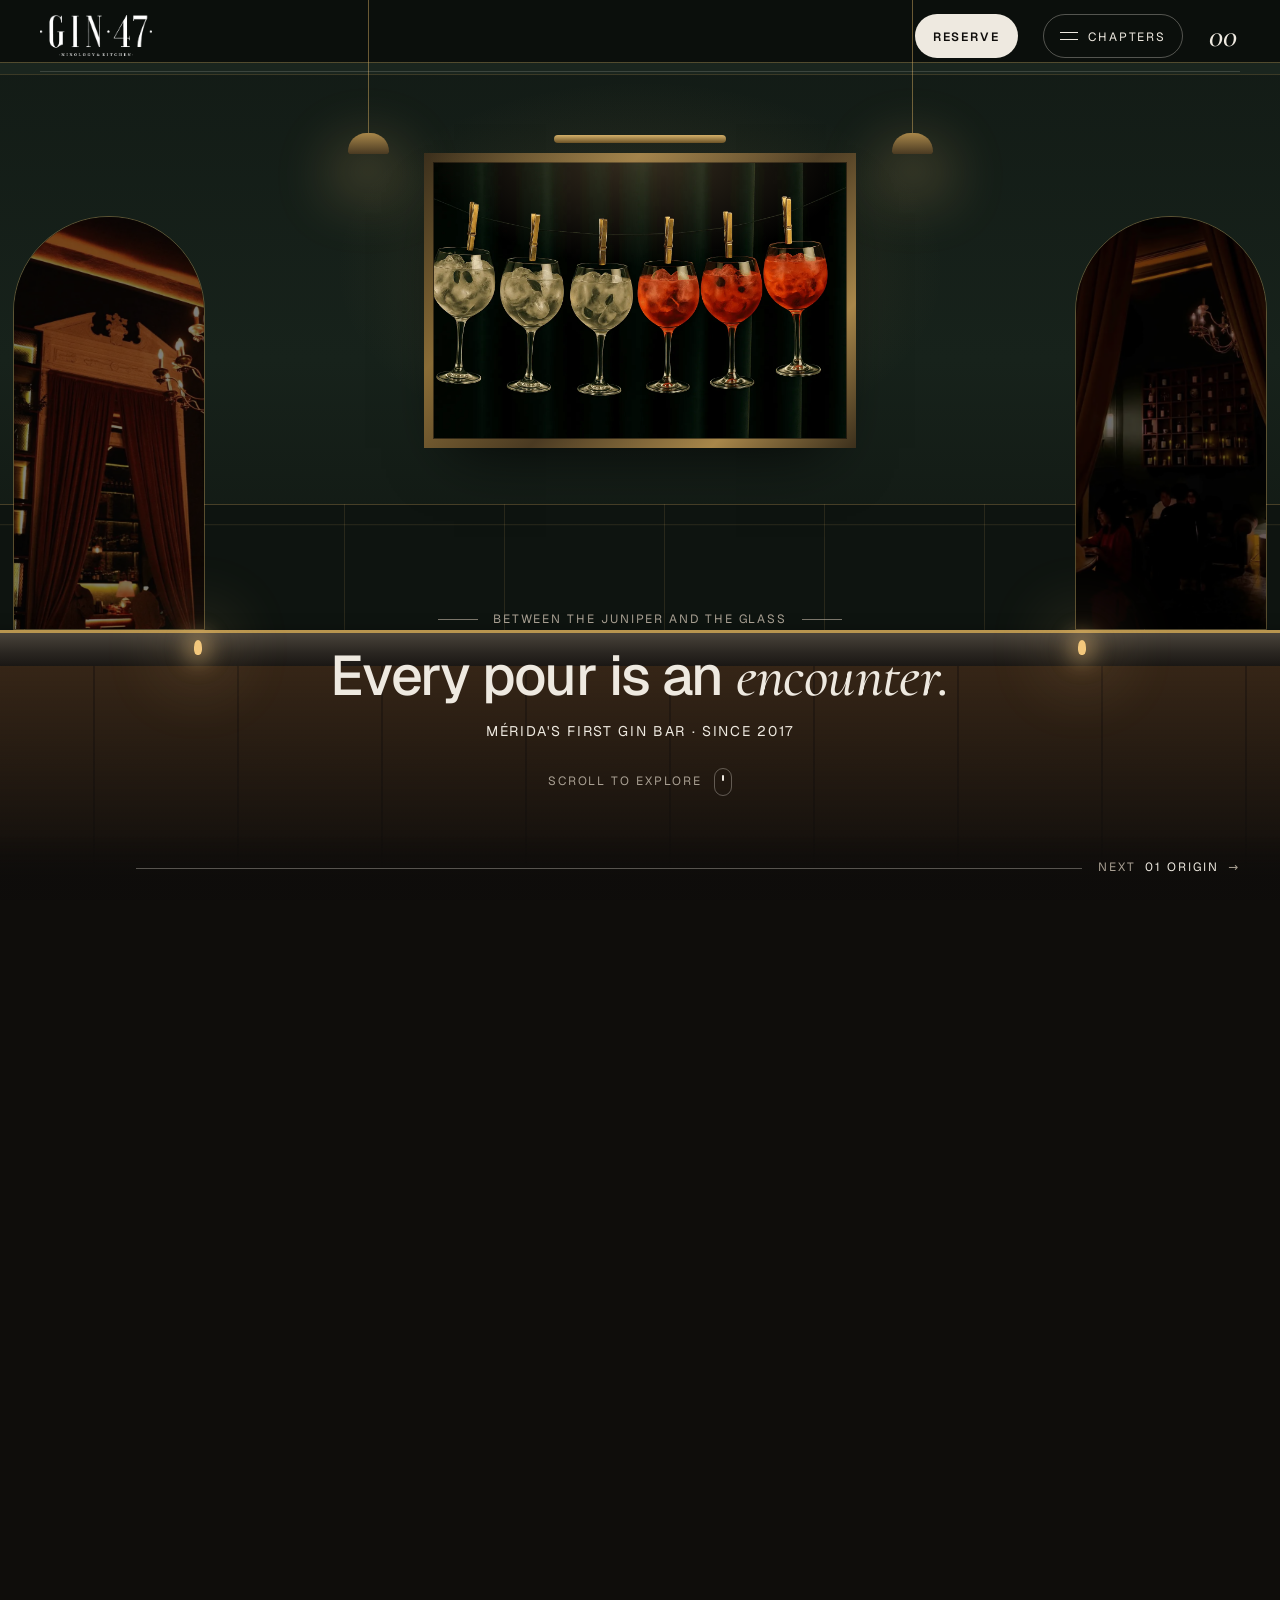
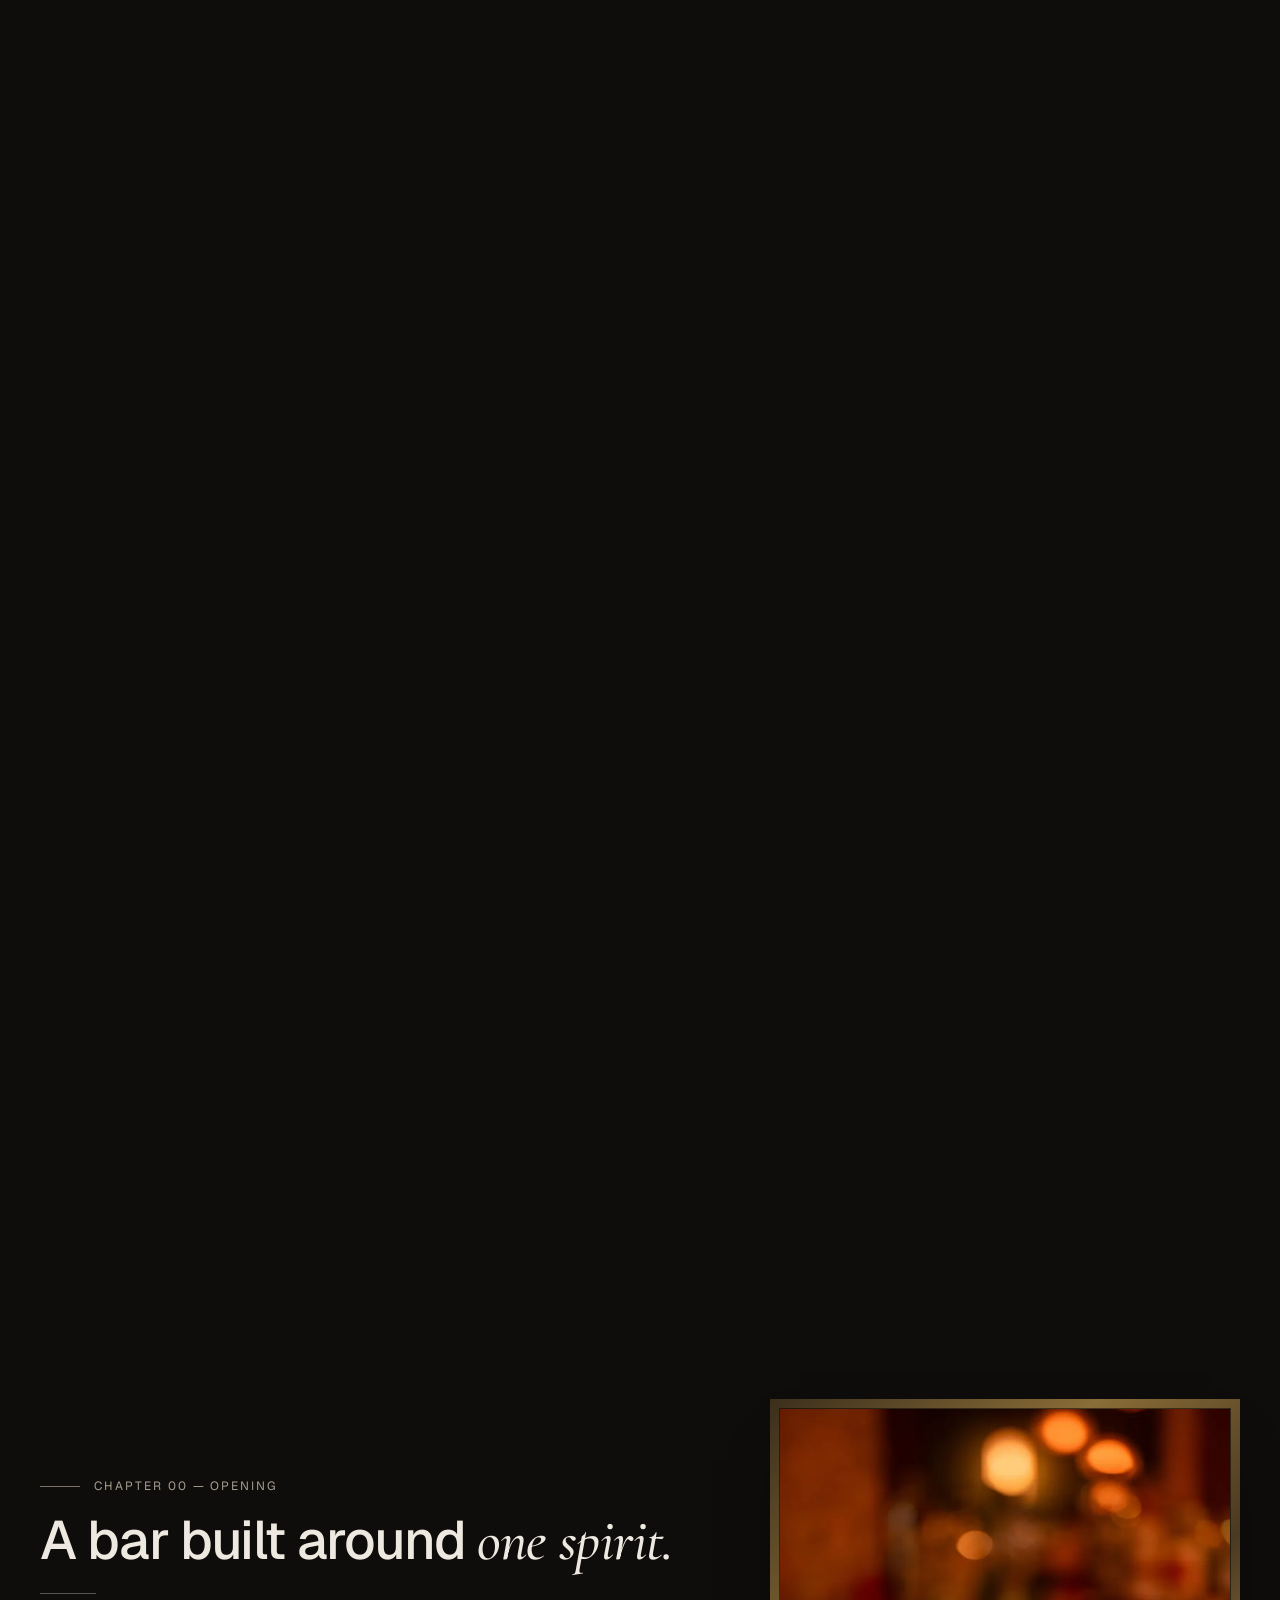
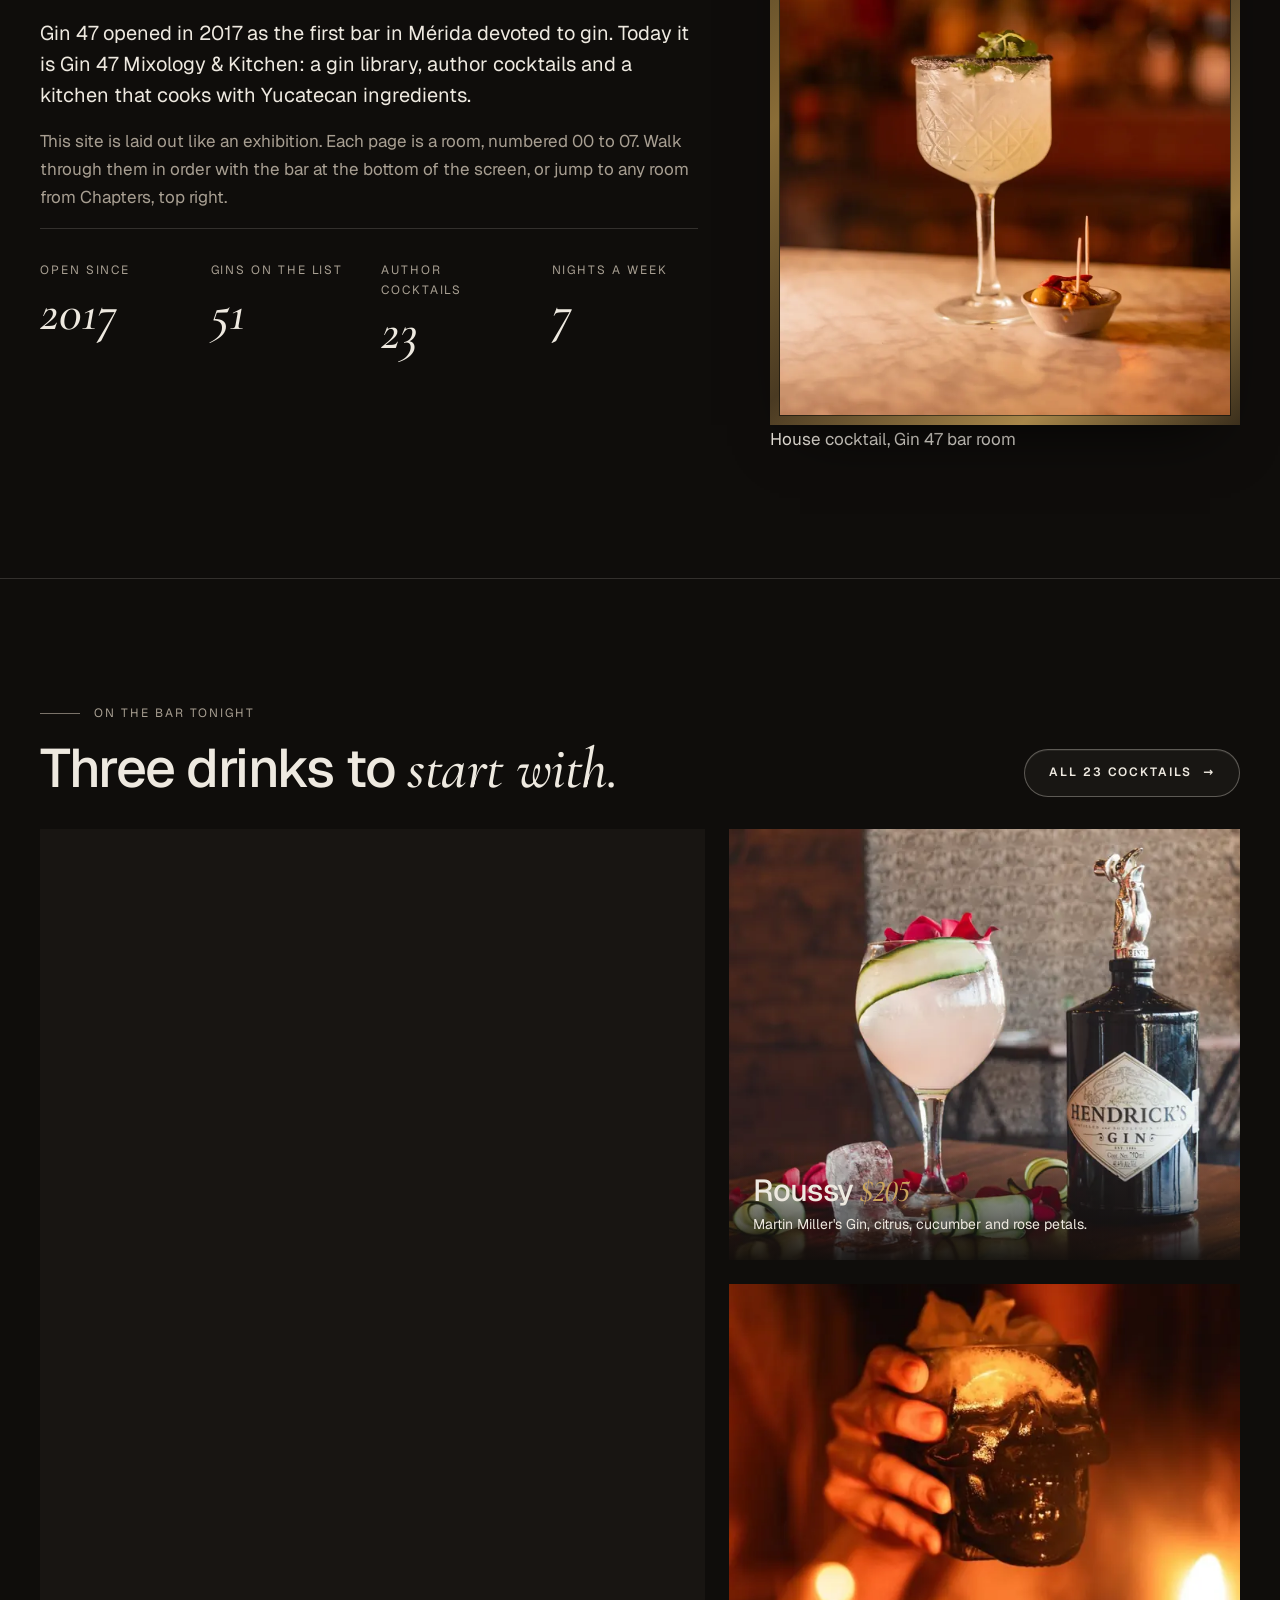
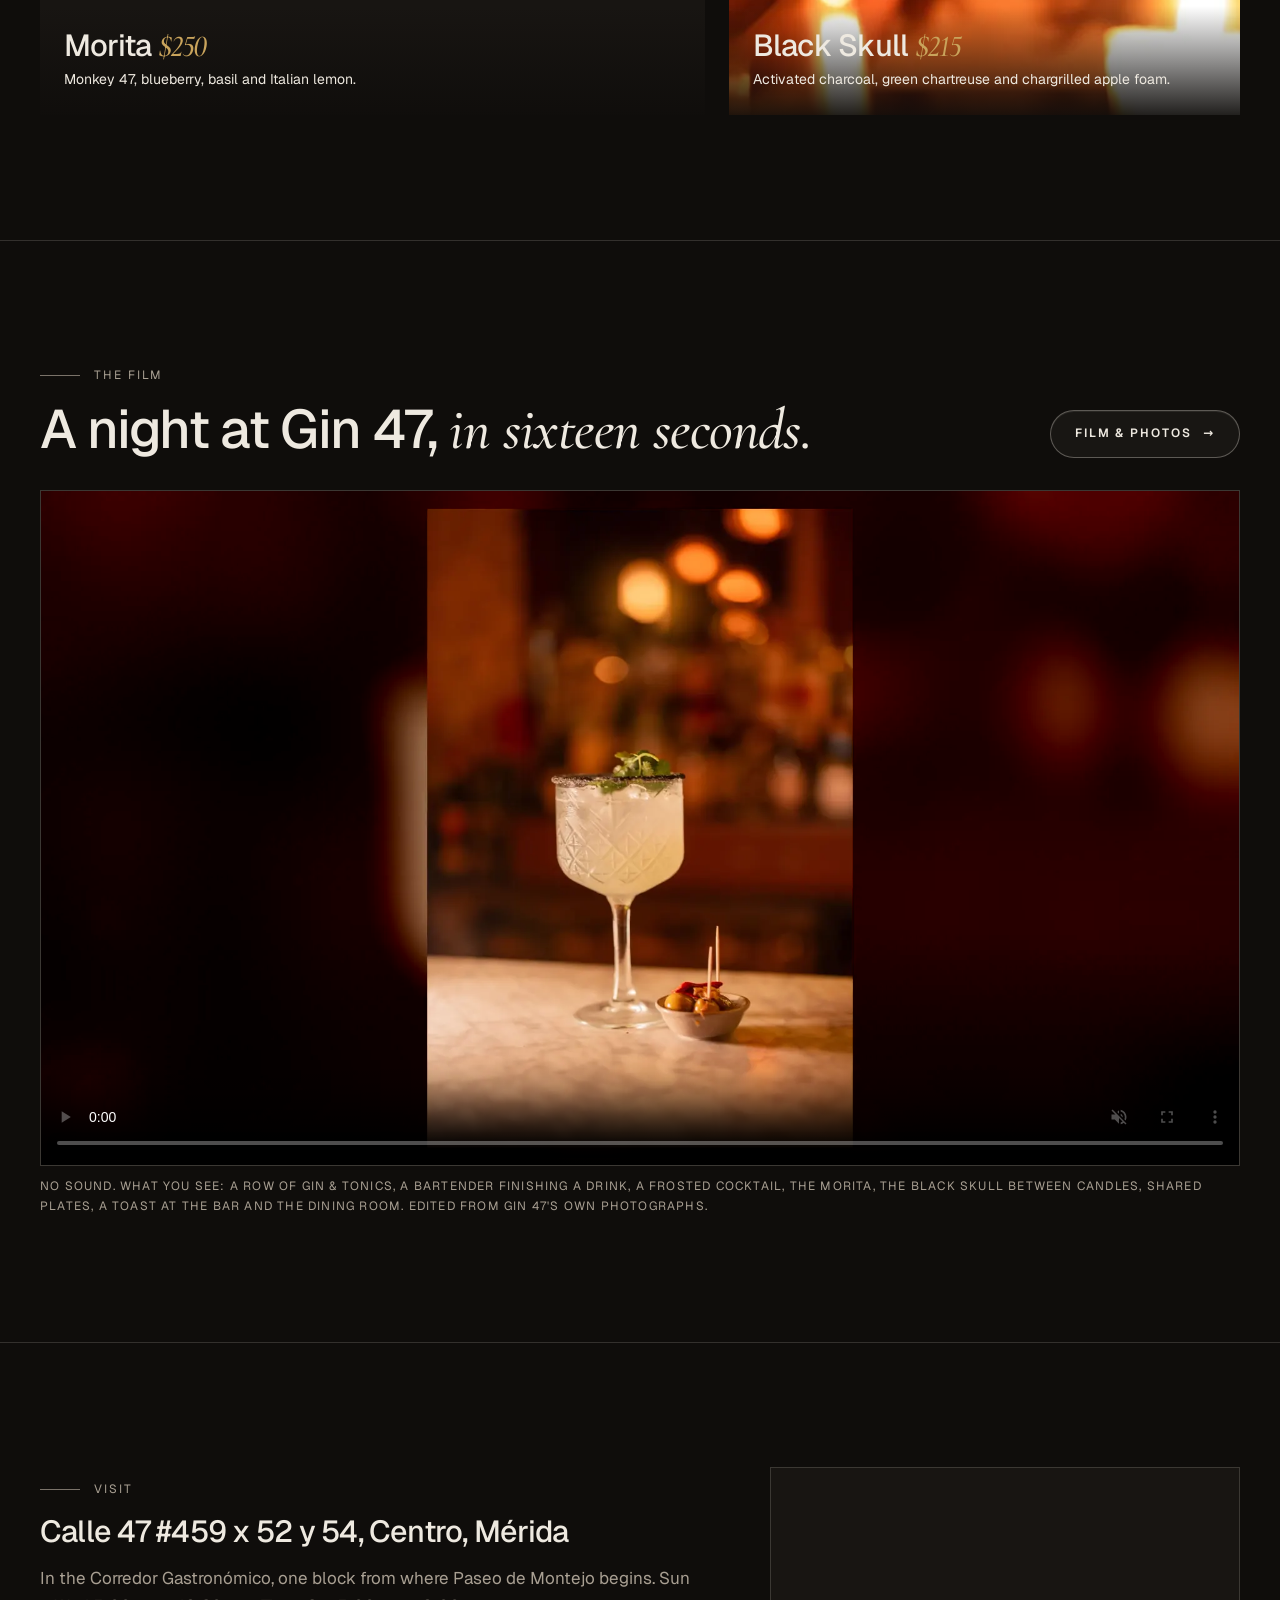
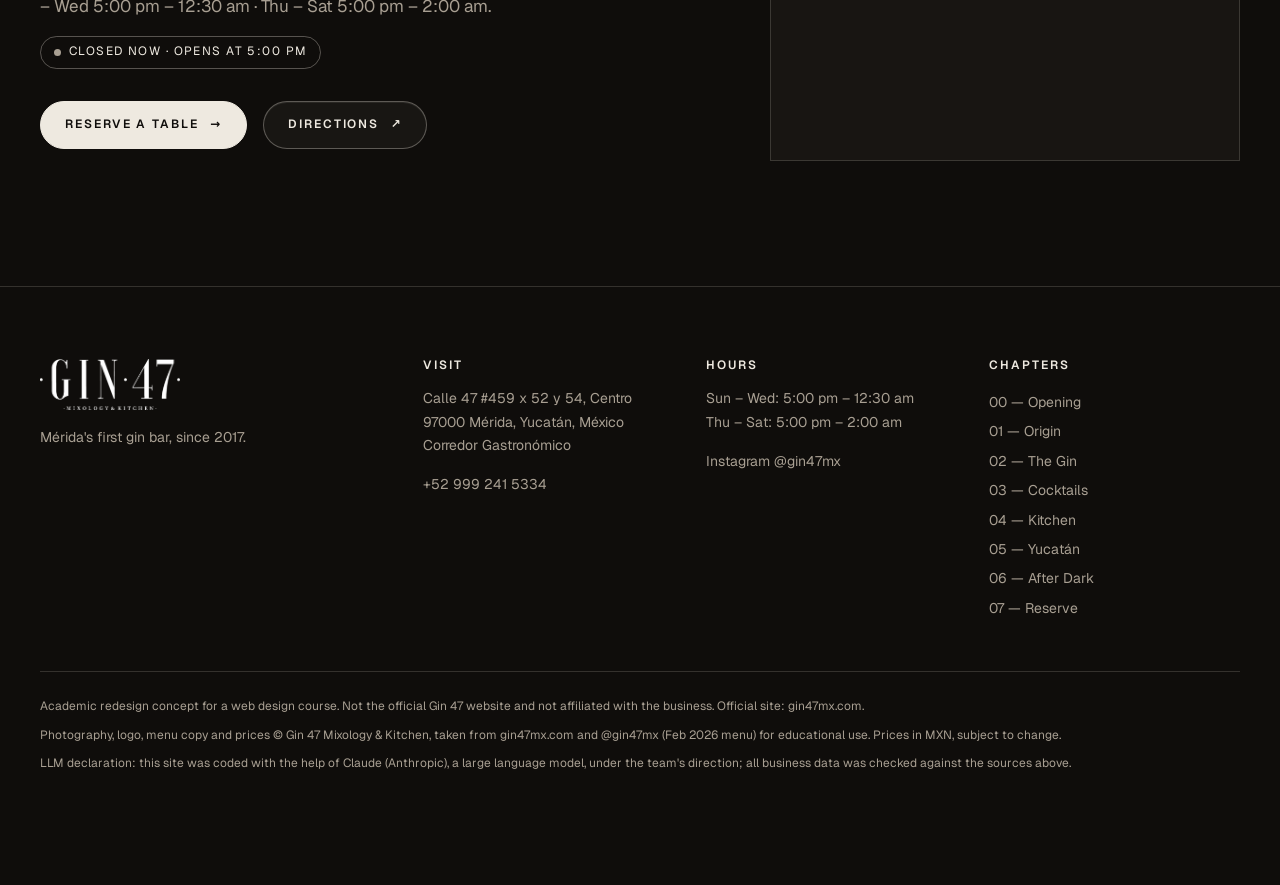
<file: index.html>
<!DOCTYPE html>
<html lang="en">
<head>
<meta charset="utf-8">
<meta name="viewport" content="width=device-width, initial-scale=1">
<meta name="robots" content="noindex"><!-- course concept: keep it out of search so it never competes with gin47mx.com -->
<title>Gin 47 — Mixology &amp; Kitchen in Mérida, Yucatán</title>
<meta name="description" content="Gin 47 is Mérida&#x27;s first gin bar, open since 2017: 51 gins, author cocktails and a kitchen on Calle 47, Corredor Gastronómico.">
<meta name="theme-color" content="#0f0d0b">
<meta property="og:title" content="Gin 47 — Mixology &amp; Kitchen in Mérida, Yucatán">
<meta property="og:description" content="Gin 47 is Mérida&#x27;s first gin bar, open since 2017: 51 gins, author cocktails and a kitchen on Calle 47, Corredor Gastronómico.">
<meta property="og:type" content="website">
<link rel="icon" href="img/favicon.png" type="image/png">
<link rel="preload" href="fonts/geist-var.woff2" as="font" type="font/woff2" crossorigin>
<link rel="stylesheet" href="css/styles.css?v=2">
<script>document.documentElement.classList.add('js');</script>
</head>
<body data-chapter="00">
<a class="skip-link" href="#main">Skip to content</a>
<div class="preloader" aria-hidden="true">
  <div class="preloader__top"><span>Gin 47®</span><span>Since 2017</span></div>
  <div class="preloader__inner">
    <p class="eyebrow eyebrow--both">Opening the bar</p>
    <p class="preloader__mark">Gin<em>·</em>47</p>
  </div>
  <p class="preloader__count"><span data-count>0</span><small>%</small></p>
</div>
<header class="site-header">
  <div class="container site-header__inner">
    <a class="brand" href="index.html" aria-label="Gin 47 Mixology &amp; Kitchen — home">
      <img src="img/logo.webp" width="589" height="213" alt="Gin 47 Mixology &amp; Kitchen">
    </a>
    <div class="header-right">
      <a class="header-cta" href="contact.html#reserve"><span data-roll>Reserve</span></a>
      <button class="menu-btn" type="button" aria-haspopup="dialog" aria-controls="chapter-index">
        <span class="menu-btn__icon" aria-hidden="true"></span> <span data-roll>Chapters</span>
      </button>
      <span class="chapter-no"><span class="visually-hidden">Chapter </span><span data-chapter-no>00</span><span class="visually-hidden"> of 07</span></span>
    </div>
  </div>
</header>

<dialog class="index-dialog" id="chapter-index" aria-labelledby="index-title" data-lenis-prevent>
  <div class="container">
    <div class="index-dialog__top">
      <p id="index-title" class="eyebrow" style="margin:0">The exhibition — 8 rooms</p>
      <button class="menu-btn" type="button" data-close>Close <span aria-hidden="true">&times;</span></button>
    </div>
    <nav aria-label="Chapters">
      <ol class="index-list">
<li><a href="index.html" aria-current="page"><span class="num">00</span><span class="title">Opening</span><span class="hint">The bar, tonight</span></a></li>
<li><a href="about.html"><span class="num">01</span><span class="title">Origin</span><span class="hint">Since 2017</span></a></li>
<li><a href="gin.html"><span class="num">02</span><span class="title">The Gin</span><span class="hint">Anatomy &amp; library</span></a></li>
<li><a href="cocktails.html"><span class="num">03</span><span class="title">Cocktails</span><span class="hint">Author drinks</span></a></li>
<li><a href="products.html"><span class="num">04</span><span class="title">Kitchen</span><span class="hint">Menu &amp; prices</span></a></li>
<li><a href="yucatan.html"><span class="num">05</span><span class="title">Yucatán</span><span class="hint">Local flavours</span></a></li>
<li><a href="gallery.html"><span class="num">06</span><span class="title">After Dark</span><span class="hint">Film &amp; photos</span></a></li>
<li><a href="contact.html"><span class="num">07</span><span class="title">Reserve</span><span class="hint">Table, map &amp; hours</span></a></li>
      </ol>
    </nav>
  </div>
</dialog>

<main id="main">
<section class="expo" data-expo aria-labelledby="hero-title">
  <div class="expo__stage">
    <!-- The bar room: a decorative scene built in CSS around a framed photo of the drinks -->
    <div class="room" aria-hidden="true">
      <div class="room__wall"></div>
      <div class="room__arch room__arch--l"><img src="img/curtain-door-800.webp" width="640" height="1139" alt=""></div>
      <div class="room__arch room__arch--r"><img src="img/curtain-room-800.webp" width="640" height="1136" alt=""></div>
      <span class="room__lamp"></span>
      <span class="room__lamp room__lamp--b"></span>
      <div class="room__frame gilt"><img src="img/glasses-line-1600.webp" width="1536" height="1024" alt="" fetchpriority="high"></div>
      <div class="room__bar">
        <div class="bar__top"></div>
        <div class="bar__front"><span class="bar__glow" style="left:18%"></span><span class="bar__glow" style="left:82%"></span></div>
      </div>
    </div>
    <div class="expo__veil" aria-hidden="true"></div>
    <div class="expo__copy">
      <p class="eyebrow eyebrow--both">Between the juniper and the glass</p>
      <h1 id="hero-title">Every pour is an <em>encounter.</em></h1>
      <p class="caps">Mérida's first gin bar · since 2017</p>
      <p class="scroll-cue" aria-hidden="true">Scroll to explore <span class="scroll-cue__mouse"></span></p>
    </div>
  </div>

  <div class="expo__intro">
    <div class="container">
      <p class="eyebrow eyebrow--both">The exhibition</p>
      <p class="expo__intro-text">Since 2017, one bar in Mérida's historic centre has been built around <em>one spirit.</em> Before the seven rooms, take one glass apart.</p>
    </div>
  </div>

  <section class="spec" aria-labelledby="plate-title">
    <div class="container spec__head">
      <p class="eyebrow">Plate I · Anatomy</p>
      <h2 id="plate-title" class="spec__title">The architecture of a <em>gin &amp; tonic.</em></h2>
    </div>
    <figure class="spec__box">
      <div class="spec__media"><img src="img/glass-anatomy.webp" width="320" height="720" alt="A balloon glass of red gin and tonic with ice and dark berries, hung from a gold clothespin" loading="lazy" decoding="async"></div>
      <div class="spec__marks" aria-hidden="true">
        <span class="mark" style="--x:84;--y:30">1</span>
        <span class="mark" style="--x:47;--y:34">2</span>
        <span class="mark" style="--x:28;--y:47">3</span>
        <span class="mark" style="--x:61;--y:44">4</span>
        <span class="mark" style="--x:50;--y:78">5</span>
      </div>
      <ol class="spec__parts">
        <li class="part part--r" style="--x:84;--y:30"><span class="part__line"></span><span class="part__text"><span class="num">01</span> <strong>The copa</strong><span class="part__note">A wide bowl for ice and aroma.</span></span></li>
        <li class="part part--l" style="--x:47;--y:34"><span class="part__line"></span><span class="part__text"><span class="num">02</span> <strong>Ice</strong><span class="part__note">Cold, hard and plenty of it.</span></span></li>
        <li class="part part--l" style="--x:28;--y:47"><span class="part__line"></span><span class="part__text"><span class="num">03</span> <strong>Gin &amp; tonic</strong><span class="part__note">Juniper leads; bitterness frames it.</span></span></li>
        <li class="part part--r" style="--x:61;--y:44"><span class="part__line"></span><span class="part__text"><span class="num">04</span> <strong>Botanicals</strong><span class="part__note">The garnish repeats what is in the bottle.</span></span></li>
        <li class="part part--r" style="--x:50;--y:78"><span class="part__line"></span><span class="part__text"><span class="num">05</span> <strong>The stem</strong><span class="part__note">Held here, the drink stays cold.</span></span></li>
      </ol>
    </figure>
  </section>

  <div class="expo__chapters">
    <h2 class="visually-hidden">The exhibition: seven rooms</h2>
    <ol>
      <li class="chap">
        <div class="chap__media"><img src="img/interior-1600.webp" srcset="img/interior-1600.webp 800w" sizes="100vw" width="800" height="800" alt="The Gin 47 dining room with a pink neon sign, crystal chandeliers and black-and-white patterned tiles" loading="lazy" decoding="async"></div>
        <div class="container chap__body">
          <div class="chap__head">
            <p class="eyebrow">Origin</p>
            <h3 class="chap__title">Here is where it all <em>started.</em></h3>
            <hr class="title-rule">
            <p class="caps">Mérida's first bar devoted to gin, open since 2017.</p>
          </div>
          <a class="chap__panel" href="about.html"><span class="eyebrow">Chapter 01</span><span class="chap__panel-title">Get to know the bar</span><span class="chap__open">Open <span aria-hidden="true">+</span></span><span class="chap__panel-note">The juniper berry, the beginning</span></a>
        </div>
      </li>
      <li class="chap">
        <div class="chap__media"><img src="img/gt-trio-1600.webp" srcset="img/gt-trio-800.webp 800w, img/gt-trio-1600.webp 1241w" sizes="100vw" width="1241" height="1241" alt="Three gin and tonics in balloon glasses on the bar, the front one red with ice and citrus" loading="lazy" decoding="async"></div>
        <div class="container chap__body">
          <div class="chap__head">
            <p class="eyebrow">The Gin</p>
            <h3 class="chap__title">A gin &amp; tonic is <em>an architecture.</em></h3>
            <hr class="title-rule">
            <p class="caps">Five elements decide every glass. 51 gins from 10 countries.</p>
          </div>
          <a class="chap__panel" href="gin.html"><span class="eyebrow">Chapter 02</span><span class="chap__panel-title">Anatomy &amp; library</span><span class="chap__open">Open <span aria-hidden="true">+</span></span><span class="chap__panel-note">Gin, botanicals, tonic, ice, the copa</span></a>
        </div>
      </li>
      <li class="chap">
        <div class="chap__media"><img src="img/morita-1600.webp" srcset="img/morita-800.webp 800w, img/morita-1600.webp 1600w" sizes="100vw" width="1600" height="2400" alt="The Morita cocktail: crushed ice crowned with blueberries and basil in a cut-glass tumbler" loading="lazy" decoding="async"></div>
        <div class="container chap__body">
          <div class="chap__head">
            <p class="eyebrow">Cocktails</p>
            <h3 class="chap__title">Twenty-three drinks, <em>signed.</em></h3>
            <hr class="title-rule">
            <p class="caps">Author cocktails on gin, mezcal and Yucatecan ingredients.</p>
          </div>
          <a class="chap__panel" href="cocktails.html"><span class="eyebrow">Chapter 03</span><span class="chap__panel-title">Pick a base</span><span class="chap__open">Open <span aria-hidden="true">+</span></span><span class="chap__panel-note">Filter by gin, mezcal, tequila</span></a>
        </div>
      </li>
      <li class="chap">
        <div class="chap__media"><img src="img/cover-spread-1600.webp" srcset="img/cover-spread-800.webp 800w, img/cover-spread-1600.webp 1600w" sizes="100vw" width="1600" height="609" alt="Shared plates along the bar: sliders, croquettes and a pink gin cocktail" loading="lazy" decoding="async"></div>
        <div class="container chap__body">
          <div class="chap__head">
            <p class="eyebrow">Kitchen</p>
            <h3 class="chap__title">A kitchen that <em>answers the bar.</em></h3>
            <hr class="title-rule">
            <p class="caps">34 plates to share, with prices in MXN.</p>
          </div>
          <a class="chap__panel" href="products.html"><span class="eyebrow">Chapter 04</span><span class="chap__panel-title">Read the menu</span><span class="chap__open">Open <span aria-hidden="true">+</span></span><span class="chap__panel-note">Entrees, specialties, desserts</span></a>
        </div>
      </li>
      <li class="chap">
        <div class="chap__media"><img src="img/tostones-1600.webp" srcset="img/tostones-1600.webp 640w" sizes="100vw" width="640" height="798" alt="Tuna tostones with grilled-xcatic avocado mousse on a wooden board, a candle behind" loading="lazy" decoding="async"></div>
        <div class="container chap__body">
          <div class="chap__head">
            <p class="eyebrow">Yucatán</p>
            <h3 class="chap__title">Yucatán, <em>in the glass.</em></h3>
            <hr class="title-rule">
            <p class="caps">Xcatic, queso de bola, salbutes, xtabentún, Katún.</p>
          </div>
          <a class="chap__panel" href="yucatan.html"><span class="eyebrow">Chapter 05</span><span class="chap__panel-title">Local flavours</span><span class="chap__open">Open <span aria-hidden="true">+</span></span><span class="chap__panel-note">Five specimen plates</span></a>
        </div>
      </li>
      <li class="chap">
        <div class="chap__media"><img src="img/bar-counter-1600.webp" srcset="img/bar-counter-800.webp 800w, img/bar-counter-1600.webp 1600w" sizes="100vw" width="1600" height="1599" alt="Gin cocktails glowing amber on the bar counter, bottles blurred behind" loading="lazy" decoding="async"></div>
        <div class="container chap__body">
          <div class="chap__head">
            <p class="eyebrow">After Dark</p>
            <h3 class="chap__title">The room, <em>after dark.</em></h3>
            <hr class="title-rule">
            <p class="caps">A short film and twelve photographs.</p>
          </div>
          <a class="chap__panel" href="gallery.html"><span class="eyebrow">Chapter 06</span><span class="chap__panel-title">Watch the night</span><span class="chap__open">Open <span aria-hidden="true">+</span></span><span class="chap__panel-note">Film and gallery</span></a>
        </div>
      </li>
      <li class="chap">
        <div class="chap__media"><img src="img/bar-sign-1600.webp" srcset="img/bar-sign-800.webp 800w, img/bar-sign-1600.webp 1440w" sizes="100vw" width="1440" height="1439" alt="The Gin 47 bar at night, its round sign glowing above the backlit shelves" loading="lazy" decoding="async"></div>
        <div class="container chap__body">
          <div class="chap__head">
            <p class="eyebrow">Reserve</p>
            <h3 class="chap__title">This is what we <em>pour.</em></h3>
            <hr class="title-rule">
            <p class="caps">Calle 47 #459, Centro · every night from 5:00 pm.</p>
          </div>
          <a class="chap__panel" href="contact.html"><span class="eyebrow">Chapter 07</span><span class="chap__panel-title">Book a table</span><span class="chap__open">Open <span aria-hidden="true">+</span></span><span class="chap__panel-note">Form, hours and map</span></a>
        </div>
      </li>
    </ol>
  </div>
</section>

<section class="section" aria-labelledby="intro-title">
  <div class="container split split--center">
    <div>
      <p class="eyebrow" data-reveal>Chapter 00 — Opening</p>
      <h2 id="intro-title" class="h2" data-reveal>A bar built around <em>one spirit.</em></h2>
      <hr class="title-rule">
      <p class="lead" data-reveal>Gin 47 opened in 2017 as the first bar in Mérida devoted to gin. Today it is Gin 47 Mixology &amp; Kitchen: a gin library, author cocktails and a kitchen that cooks with Yucatecan ingredients.</p>
      <p class="muted" data-reveal>This site is laid out like an exhibition. Each page is a room, numbered 00 to 07. Walk through them in order with the bar at the bottom of the screen, or jump to any room from Chapters, top right.</p>
      <dl class="facts" data-reveal>
        <div class="fact"><dt>Open since</dt><dd>2017</dd></div>
        <div class="fact"><dt>Gins on the list</dt><dd>51</dd></div>
        <div class="fact"><dt>Author cocktails</dt><dd>23</dd></div>
        <div class="fact"><dt>Nights a week</dt><dd>7</dd></div>
      </dl>
    </div>
    <figure data-reveal>
      <div class="gilt frame frame--tall">
        <img src="img/bokeh-cocktail-1600.webp" srcset="img/bokeh-cocktail-800.webp 800w, img/bokeh-cocktail-1600.webp 1600w" sizes="(min-width: 900px) 40vw, 100vw" width="1600" height="2400" alt="A frosted gin cocktail with a mint garnish on a marble table, warm bar lights blurred behind it" loading="lazy" decoding="async">
      </div>
      <figcaption>House cocktail, Gin 47 bar room</figcaption>
    </figure>
  </div>
</section>

<section class="section" aria-labelledby="tonight-title">
  <div class="container">
    <div class="menu-head">
      <div>
        <p class="eyebrow">On the bar tonight</p>
        <h2 id="tonight-title" class="h2">Three drinks to <em>start with.</em></h2>
      </div>
      <a class="btn" href="cocktails.html">All 23 cocktails <span class="arrow" aria-hidden="true">&rarr;</span></a>
    </div>
    <div class="spotlight">
      <a class="spot" href="cocktails.html#morita" data-reveal>
        <img src="img/morita-1600.webp" srcset="img/morita-800.webp 800w, img/morita-1600.webp 1600w" sizes="(min-width: 900px) 55vw, 100vw" width="1600" height="2400" alt="Morita cocktail: crushed ice topped with fresh blueberries and basil leaves in a cut-glass tumbler" loading="lazy" decoding="async">
        <div class="spot__body"><h3>Morita <span class="num">$250</span></h3><p>Monkey 47, blueberry, basil and Italian lemon.</p></div>
      </a>
      <a class="spot" href="cocktails.html#roussy" data-reveal style="--i:1">
        <img src="img/roussy-1600.webp" srcset="img/roussy-800.webp 800w, img/roussy-1600.webp 1600w" sizes="(min-width: 900px) 40vw, 100vw" width="1600" height="1087" alt="Roussy cocktail: pale pink gin drink with cucumber ribbon and rose petals next to a bottle of Hendrick's" loading="lazy" decoding="async">
        <div class="spot__body"><h3>Roussy <span class="num">$205</span></h3><p>Martin Miller's Gin, citrus, cucumber and rose petals.</p></div>
      </a>
      <a class="spot" href="cocktails.html#black-skull" data-reveal style="--i:2">
        <img src="img/black-skull-1600.webp" srcset="img/black-skull-1600.webp 640w" sizes="(min-width: 900px) 40vw, 100vw" width="640" height="798" alt="A hand holds the Black Skull cocktail, served in a black skull-shaped glass between lit candles" loading="lazy" decoding="async">
        <div class="spot__body"><h3>Black Skull <span class="num">$215</span></h3><p>Activated charcoal, green chartreuse and chargrilled apple foam.</p></div>
      </a>
    </div>
  </div>
</section>

<section class="section" aria-labelledby="home-film-title">
  <div class="container">
    <div class="menu-head">
      <div>
        <p class="eyebrow">The film</p>
        <h2 id="home-film-title" class="h2">A night at Gin 47, <em>in sixteen seconds.</em></h2>
      </div>
      <a class="btn" href="gallery.html">Film &amp; photos <span class="arrow" aria-hidden="true">&rarr;</span></a>
    </div>
    <figure data-reveal>
      <div class="video-frame">
        <video controls playsinline muted preload="metadata" poster="video/gin47-night-poster.webp" width="1280" height="720" aria-describedby="home-film-desc">
          <source src="video/gin47-night.mp4" type="video/mp4">
          Your browser cannot play this video. <a href="video/gin47-night.mp4">Download the film (MP4, 5.2 MB)</a>.
        </video>
      </div>
      <figcaption id="home-film-desc" class="caption">No sound. What you see: a row of gin &amp; tonics, a bartender finishing a drink, a frosted cocktail, the Morita, the Black Skull between candles, shared plates, a toast at the bar and the dining room. Edited from Gin 47's own photographs.</figcaption>
    </figure>
  </div>
</section>

<section class="section" aria-labelledby="visit-title">
  <div class="container split split--center">
    <div>
      <p class="eyebrow">Visit</p>
      <h2 id="visit-title" class="h3">Calle 47 #459 x 52 y 54, Centro, Mérida</h2>
      <p class="muted" style="margin-top:var(--s-2)">In the Corredor Gastronómico, one block from where Paseo de Montejo begins. Sun – Wed 5:00 pm – 12:30 am · Thu – Sat 5:00 pm – 2:00 am.</p>
      <p><span class="status-pill" data-open-status>Hours in Mérida time</span></p>
      <div class="btn-row">
        <a class="btn btn--solid" href="contact.html#reserve">Reserve a table <span class="arrow" aria-hidden="true">&rarr;</span></a>
        <a class="btn" href="https://www.google.com/maps/search/?api=1&amp;query=Gin%2047%20Calle%2047%20459%20Centro%20M%C3%A9rida%20Yucat%C3%A1n" rel="noopener" target="_blank">Directions <span class="arrow" aria-hidden="true">&nearr;</span><span class="visually-hidden"> (opens in a new tab)</span></a>
      </div>
    </div>
    <div class="map">
      <iframe title="Map: Gin 47, Calle 47 #459 between 52 and 54, Centro, Mérida" src="https://maps.google.com/maps?q=Gin%2047%2C%20Calle%2047%20459%2C%20Centro%2C%2097000%20M%C3%A9rida%2C%20Yuc.&amp;t=m&amp;z=17&amp;output=embed" loading="lazy" referrerpolicy="no-referrer-when-downgrade" allowfullscreen></iframe>
    </div>
  </div>
</section>

</main>

<footer class="site-footer">
  <div class="container">
    <div class="footer-grid">
      <div>
        <img class="logo" src="img/logo.webp" width="589" height="213" alt="Gin 47 Mixology &amp; Kitchen" loading="lazy">
        <p>Mérida's first gin bar, since 2017.</p>
      </div>
      <div>
        <h2>Visit</h2>
        <address>Calle 47 #459 x 52 y 54, Centro<br>97000 Mérida, Yucatán, México<br>Corredor Gastronómico</address>
        <p style="margin-top:1rem"><a href="tel:+529992415334">+52&nbsp;999&nbsp;241&nbsp;5334</a></p>
      </div>
      <div>
        <h2>Hours</h2>
        <p>Sun – Wed: 5:00 pm – 12:30 am<br>Thu – Sat: 5:00 pm – 2:00 am</p>
        <p><a href="https://www.instagram.com/gin47mx/" rel="noopener" target="_blank">Instagram @gin47mx<span class="visually-hidden"> (opens in a new tab)</span></a></p>
      </div>
      <nav aria-label="Footer">
        <h2>Chapters</h2>
        <ul>
<li><a href="index.html">00 — Opening</a></li>
<li><a href="about.html">01 — Origin</a></li>
<li><a href="gin.html">02 — The Gin</a></li>
<li><a href="cocktails.html">03 — Cocktails</a></li>
<li><a href="products.html">04 — Kitchen</a></li>
<li><a href="yucatan.html">05 — Yucatán</a></li>
<li><a href="gallery.html">06 — After Dark</a></li>
<li><a href="contact.html">07 — Reserve</a></li>
        </ul>
      </nav>
    </div>
    <div class="footer-legal">
      <p>Academic redesign concept for a web design course. Not the official Gin 47 website and not affiliated with the business. Official site: <a href="https://gin47mx.com/" rel="noopener" target="_blank">gin47mx.com<span class="visually-hidden"> (opens in a new tab)</span></a>.</p>
      <p>Photography, logo, menu copy and prices © Gin 47 Mixology &amp; Kitchen, taken from gin47mx.com and @gin47mx (Feb 2026 menu) for educational use. Prices in MXN, subject to change.</p>
      <p>LLM declaration: this site was coded with the help of Claude (Anthropic), a large language model, under the team's direction; all business data was checked against the sources above.</p>
    </div>
  </div>
</footer>

<nav class="chapter-bar" aria-label="Previous and next chapter">
  <div class="container chapter-bar__inner">
    <span class="placeholder"></span>
    <div class="chapter-bar__track" aria-hidden="true"><div class="chapter-bar__fill"></div></div>
    <a href="about.html" rel="next">Next <span class="label">01 Origin</span> <span aria-hidden="true">&rarr;</span></a>
  </div>
</nav>

<script src="js/vendor/gsap.min.js" defer></script>
<script src="js/vendor/ScrollTrigger.min.js" defer></script>
<script src="js/vendor/lenis.min.js" defer></script>
<script src="js/main.js?v=2" defer></script>
</body>
</html>
</file>
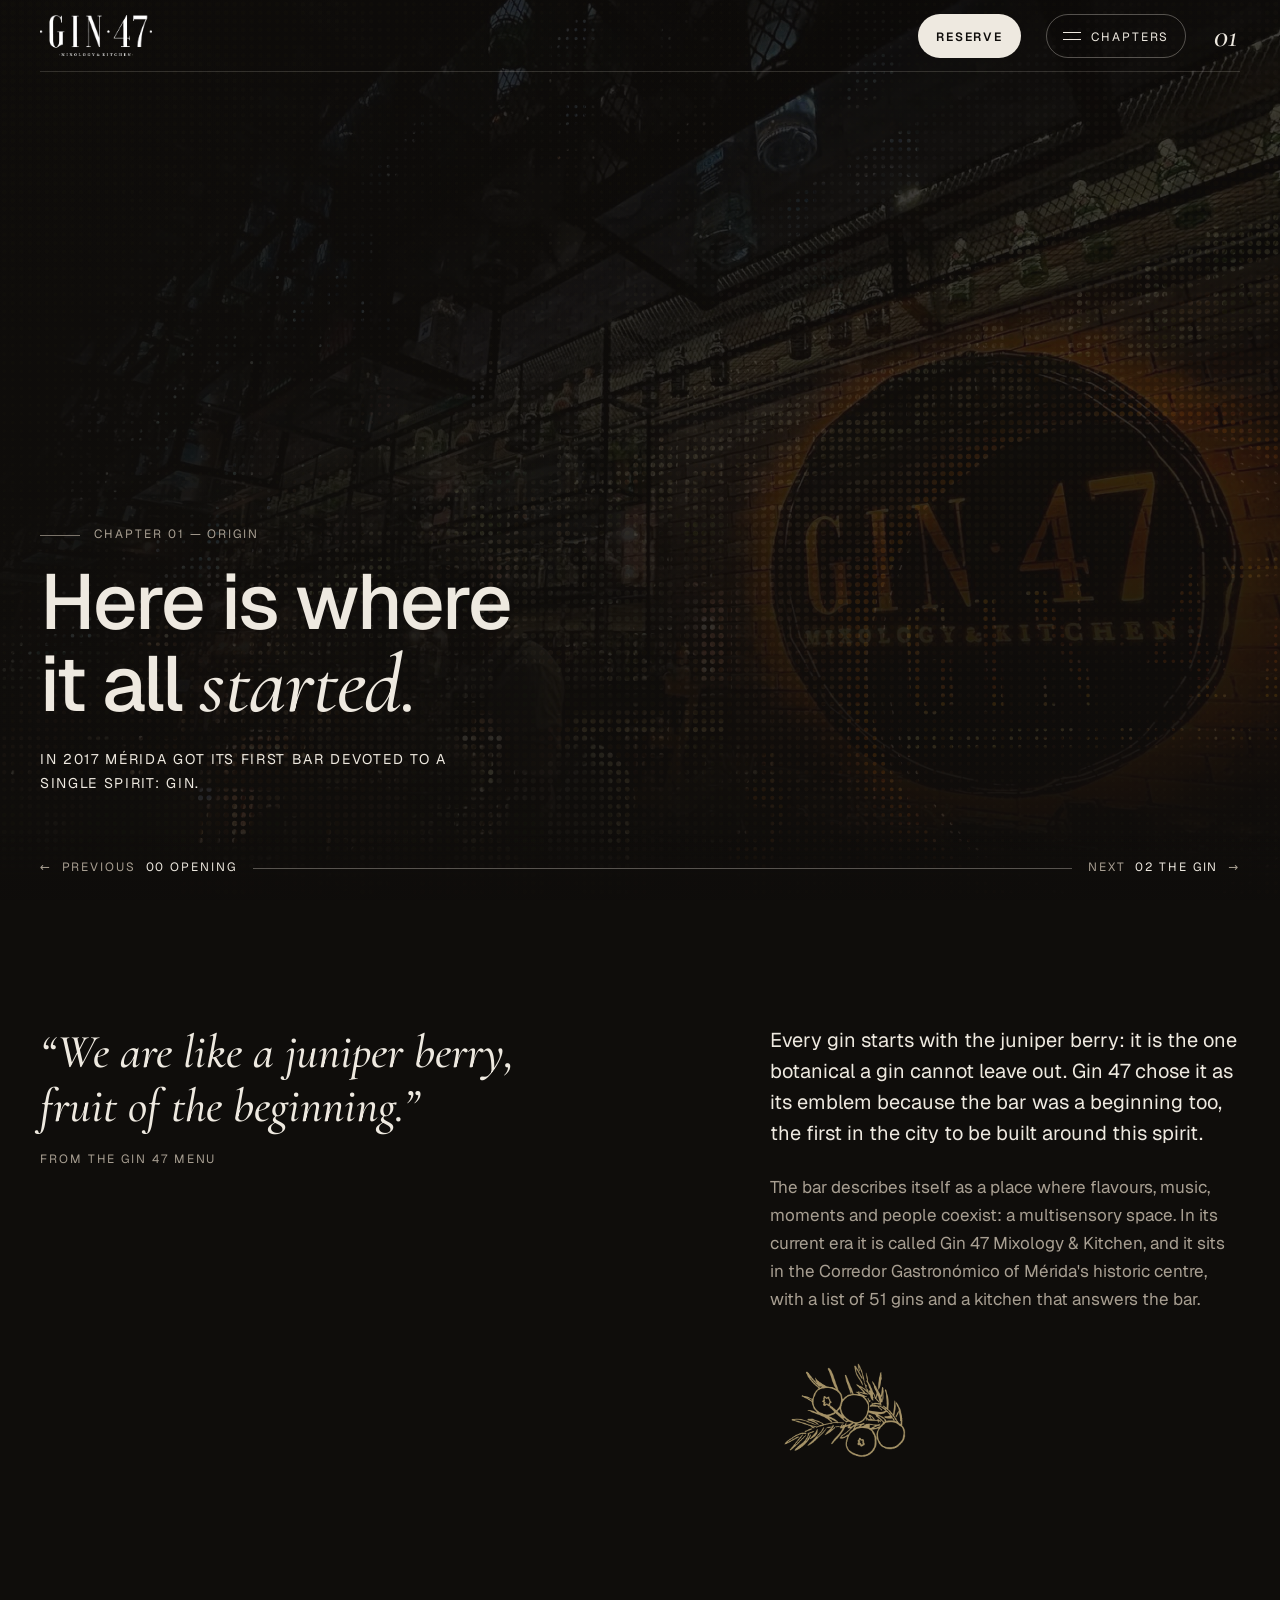
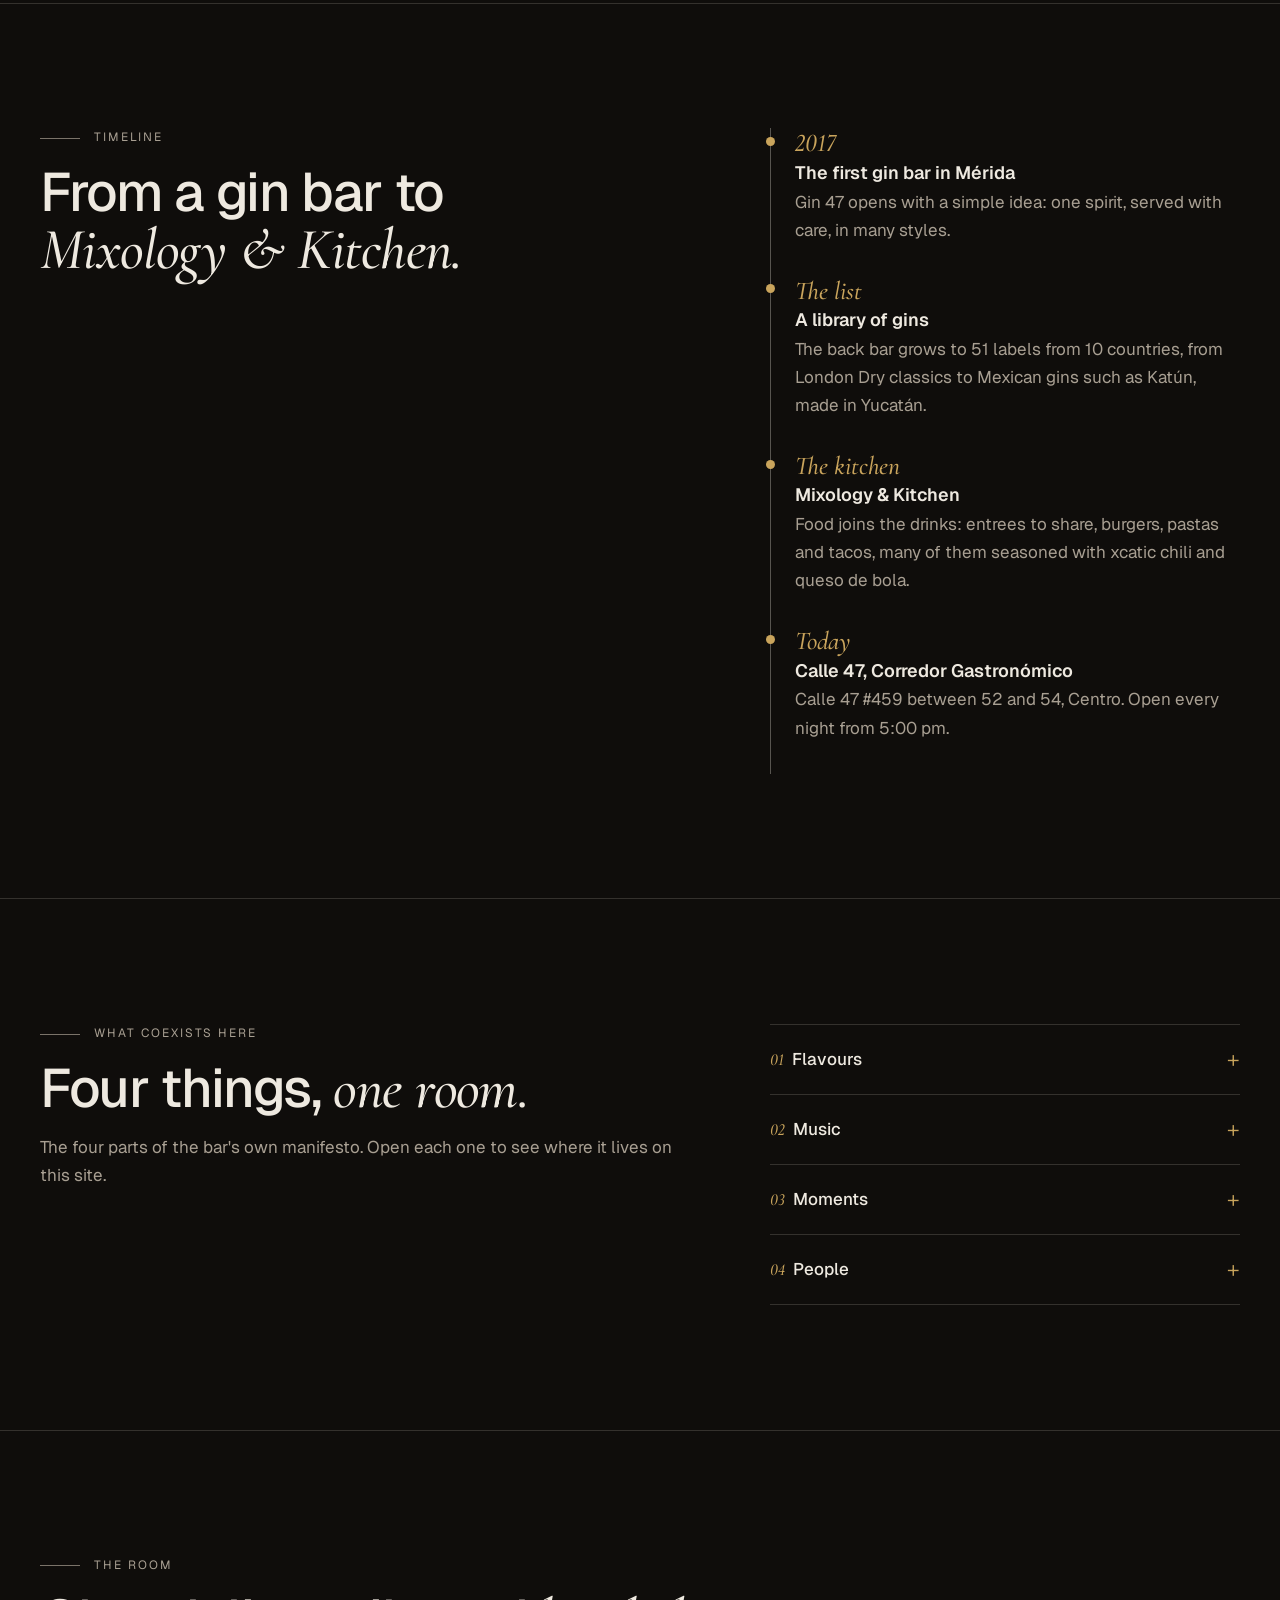
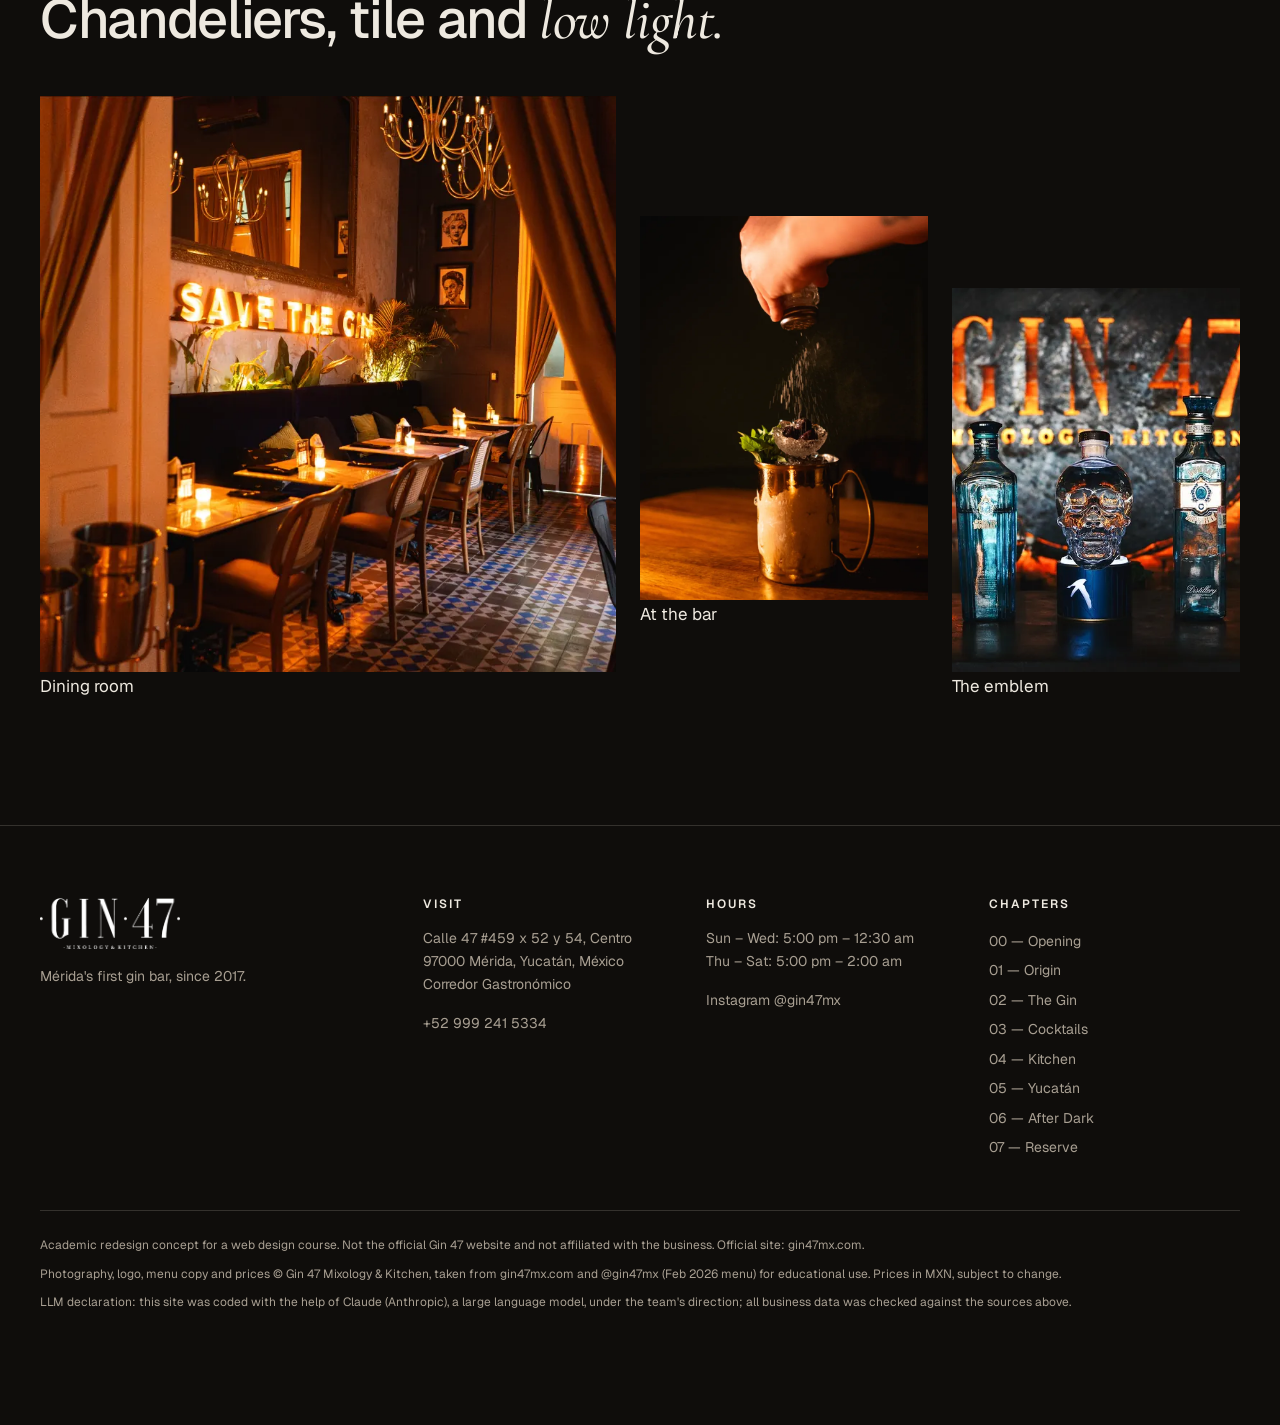
<file: about.html>
<!DOCTYPE html>
<html lang="en">
<head>
<meta charset="utf-8">
<meta name="viewport" content="width=device-width, initial-scale=1">
<meta name="robots" content="noindex"><!-- course concept: keep it out of search so it never competes with gin47mx.com -->
<title>Our story — Gin 47, Mérida&#x27;s first gin bar</title>
<meta name="description" content="How Gin 47 became the first bar devoted to gin in Mérida in 2017, and what Mixology &amp; Kitchen means today.">
<meta name="theme-color" content="#0f0d0b">
<meta property="og:title" content="Our story — Gin 47, Mérida&#x27;s first gin bar">
<meta property="og:description" content="How Gin 47 became the first bar devoted to gin in Mérida in 2017, and what Mixology &amp; Kitchen means today.">
<meta property="og:type" content="website">
<link rel="icon" href="img/favicon.png" type="image/png">
<link rel="preload" href="fonts/geist-var.woff2" as="font" type="font/woff2" crossorigin>
<link rel="stylesheet" href="css/styles.css?v=2">
<script>document.documentElement.classList.add('js');</script>
</head>
<body data-chapter="01">
<a class="skip-link" href="#main">Skip to content</a>

<header class="site-header">
  <div class="container site-header__inner">
    <a class="brand" href="index.html" aria-label="Gin 47 Mixology &amp; Kitchen — home">
      <img src="img/logo.webp" width="589" height="213" alt="Gin 47 Mixology &amp; Kitchen">
    </a>
    <div class="header-right">
      <a class="header-cta" href="contact.html#reserve"><span data-roll>Reserve</span></a>
      <button class="menu-btn" type="button" aria-haspopup="dialog" aria-controls="chapter-index">
        <span class="menu-btn__icon" aria-hidden="true"></span> <span data-roll>Chapters</span>
      </button>
      <span class="chapter-no"><span class="visually-hidden">Chapter </span><span data-chapter-no>01</span><span class="visually-hidden"> of 07</span></span>
    </div>
  </div>
</header>

<dialog class="index-dialog" id="chapter-index" aria-labelledby="index-title" data-lenis-prevent>
  <div class="container">
    <div class="index-dialog__top">
      <p id="index-title" class="eyebrow" style="margin:0">The exhibition — 8 rooms</p>
      <button class="menu-btn" type="button" data-close>Close <span aria-hidden="true">&times;</span></button>
    </div>
    <nav aria-label="Chapters">
      <ol class="index-list">
<li><a href="index.html"><span class="num">00</span><span class="title">Opening</span><span class="hint">The bar, tonight</span></a></li>
<li><a href="about.html" aria-current="page"><span class="num">01</span><span class="title">Origin</span><span class="hint">Since 2017</span></a></li>
<li><a href="gin.html"><span class="num">02</span><span class="title">The Gin</span><span class="hint">Anatomy &amp; library</span></a></li>
<li><a href="cocktails.html"><span class="num">03</span><span class="title">Cocktails</span><span class="hint">Author drinks</span></a></li>
<li><a href="products.html"><span class="num">04</span><span class="title">Kitchen</span><span class="hint">Menu &amp; prices</span></a></li>
<li><a href="yucatan.html"><span class="num">05</span><span class="title">Yucatán</span><span class="hint">Local flavours</span></a></li>
<li><a href="gallery.html"><span class="num">06</span><span class="title">After Dark</span><span class="hint">Film &amp; photos</span></a></li>
<li><a href="contact.html"><span class="num">07</span><span class="title">Reserve</span><span class="hint">Table, map &amp; hours</span></a></li>
      </ol>
    </nav>
  </div>
</dialog>

<main id="main">
<section class="hero has-dots" aria-labelledby="hero-title">
  <div class="hero__media" data-dots>
    <img src="img/bar-sign-1600.webp" srcset="img/bar-sign-800.webp 800w, img/bar-sign-1600.webp 1440w" sizes="100vw" width="1440" height="1439" alt="The Gin 47 bar at night: a round illuminated Gin 47 sign on a brick wall above a long bar with backlit shelves" fetchpriority="high">
  </div>
  <div class="container hero__content">
    <p class="eyebrow" data-reveal>Chapter 01 — Origin</p>
    <h1 id="hero-title" data-reveal style="--i:1">Here is where it all <em>started.</em></h1>
    <p class="caps" data-reveal style="--i:2">In 2017 Mérida got its first bar devoted to a single spirit: gin.</p>
  </div>
</section>

<section class="section" aria-labelledby="manifesto-title">
  <div class="container split">
    <div>
      <h2 id="manifesto-title" class="visually-hidden">Manifesto</h2>
      <blockquote class="quote" data-reveal>“We are like a juniper berry, fruit of the beginning.”</blockquote>
      <p class="quote-src">From the Gin 47 menu</p>
    </div>
    <div class="stack" data-reveal style="--i:1">
      <p class="lead">Every gin starts with the juniper berry: it is the one botanical a gin cannot leave out. Gin 47 chose it as its emblem because the bar was a beginning too, the first in the city to be built around this spirit.</p>
      <p class="muted">The bar describes itself as a place where flavours, music, moments and people coexist: a multisensory space. In its current era it is called Gin 47 Mixology &amp; Kitchen, and it sits in the Corredor Gastronómico of Mérida's historic centre, with a list of 51 gins and a kitchen that answers the bar.</p>
      <img src="img/juniper.webp" width="956" height="793" alt="" style="width:160px;opacity:.8;margin-top:var(--s-4)" loading="lazy">
    </div>
  </div>
</section>

<section class="section" aria-labelledby="timeline-title">
  <div class="container split">
    <div>
      <p class="eyebrow">Timeline</p>
      <h2 id="timeline-title" class="h2">From a gin bar to <em>Mixology &amp; Kitchen.</em></h2>
    </div>
    <ol class="timeline">
      <li data-reveal><span class="num">2017</span><h3>The first gin bar in Mérida</h3><p>Gin 47 opens with a simple idea: one spirit, served with care, in many styles.</p></li>
      <li data-reveal><span class="num">The list</span><h3>A library of gins</h3><p>The back bar grows to 51 labels from 10 countries, from London Dry classics to Mexican gins such as Katún, made in Yucatán.</p></li>
      <li data-reveal><span class="num">The kitchen</span><h3>Mixology &amp; Kitchen</h3><p>Food joins the drinks: entrees to share, burgers, pastas and tacos, many of them seasoned with xcatic chili and queso de bola.</p></li>
      <li data-reveal><span class="num">Today</span><h3>Calle 47, Corredor Gastronómico</h3><p>Calle 47 #459 between 52 and 54, Centro. Open every night from 5:00 pm.</p></li>
    </ol>
  </div>
</section>

<section class="section" aria-labelledby="coexist-title">
  <div class="container split">
    <div>
      <p class="eyebrow">What coexists here</p>
      <h2 id="coexist-title" class="h2">Four things, <em>one room.</em></h2>
      <p class="muted" style="margin-top:var(--s-2)">The four parts of the bar's own manifesto. Open each one to see where it lives on this site.</p>
    </div>
    <div class="acc">
      <details>
        <summary><span><span class="num">01</span>&nbsp; Flavours</span></summary>
        <div class="acc__body"><p>A kitchen menu built to pair with gin: truffle, citrus, xcatic and queso de bola. <a href="products.html">See the kitchen menu</a>.</p></div>
      </details>
      <details>
        <summary><span><span class="num">02</span>&nbsp; Music</span></summary>
        <div class="acc__body"><p>Low light and a soundtrack that keeps the room moving late: until 2:00 am from Thursday to Saturday. <a href="gallery.html">Watch the room after dark</a>.</p></div>
      </details>
      <details>
        <summary><span><span class="num">03</span>&nbsp; Moments</span></summary>
        <div class="acc__body"><p>A first gin &amp; tonic, a birthday, a long dinner. Tell us the occasion when you book. <a href="contact.html#reserve">Reserve a table</a>.</p></div>
      </details>
      <details>
        <summary><span><span class="num">04</span>&nbsp; People</span></summary>
        <div class="acc__body"><p>Bartenders who will walk you through the list and suggest a gin for your taste. <a href="gin.html">Start with the gin library</a>.</p></div>
      </details>
    </div>
  </div>
</section>

<section class="section" aria-labelledby="room-title">
  <div class="container">
    <p class="eyebrow">The room</p>
    <h2 id="room-title" class="h2" style="margin-bottom:var(--s-5)">Chandeliers, tile and <em>low light.</em></h2>
    <div class="offset-grid">
      <figure data-reveal>
        <div class="frame frame--square"><img src="img/interior-1600.webp" srcset="img/interior-1600.webp 800w" sizes="(min-width: 900px) 50vw, 100vw" width="800" height="800" alt="Dining room at Gin 47 with a pink neon sign, crystal chandeliers, black-and-white patterned tile and set tables" loading="lazy" decoding="async"></div>
        <figcaption>Dining room</figcaption>
      </figure>
      <figure data-reveal style="--i:1">
        <div class="frame frame--tall"><img src="img/pouring-1600.webp" srcset="img/pouring-800.webp 800w, img/pouring-1600.webp 900w" sizes="(min-width: 900px) 25vw, 100vw" width="900" height="1351" alt="A bartender sprinkles a finishing ingredient over a cocktail in a copper mug" loading="lazy" decoding="async"></div>
        <figcaption>At the bar</figcaption>
      </figure>
      <figure data-reveal style="--i:2">
        <div class="frame frame--tall"><img src="img/logo-wall-1600.webp" srcset="img/logo-wall-800.webp 800w, img/logo-wall-1600.webp 1080w" sizes="(min-width: 900px) 25vw, 100vw" width="1080" height="810" alt="Two gin bottles in front of a glowing Gin 47 logo on a brick wall" loading="lazy" decoding="async"></div>
        <figcaption>The emblem</figcaption>
      </figure>
    </div>
  </div>
</section>

</main>

<footer class="site-footer">
  <div class="container">
    <div class="footer-grid">
      <div>
        <img class="logo" src="img/logo.webp" width="589" height="213" alt="Gin 47 Mixology &amp; Kitchen" loading="lazy">
        <p>Mérida's first gin bar, since 2017.</p>
      </div>
      <div>
        <h2>Visit</h2>
        <address>Calle 47 #459 x 52 y 54, Centro<br>97000 Mérida, Yucatán, México<br>Corredor Gastronómico</address>
        <p style="margin-top:1rem"><a href="tel:+529992415334">+52&nbsp;999&nbsp;241&nbsp;5334</a></p>
      </div>
      <div>
        <h2>Hours</h2>
        <p>Sun – Wed: 5:00 pm – 12:30 am<br>Thu – Sat: 5:00 pm – 2:00 am</p>
        <p><a href="https://www.instagram.com/gin47mx/" rel="noopener" target="_blank">Instagram @gin47mx<span class="visually-hidden"> (opens in a new tab)</span></a></p>
      </div>
      <nav aria-label="Footer">
        <h2>Chapters</h2>
        <ul>
<li><a href="index.html">00 — Opening</a></li>
<li><a href="about.html">01 — Origin</a></li>
<li><a href="gin.html">02 — The Gin</a></li>
<li><a href="cocktails.html">03 — Cocktails</a></li>
<li><a href="products.html">04 — Kitchen</a></li>
<li><a href="yucatan.html">05 — Yucatán</a></li>
<li><a href="gallery.html">06 — After Dark</a></li>
<li><a href="contact.html">07 — Reserve</a></li>
        </ul>
      </nav>
    </div>
    <div class="footer-legal">
      <p>Academic redesign concept for a web design course. Not the official Gin 47 website and not affiliated with the business. Official site: <a href="https://gin47mx.com/" rel="noopener" target="_blank">gin47mx.com<span class="visually-hidden"> (opens in a new tab)</span></a>.</p>
      <p>Photography, logo, menu copy and prices © Gin 47 Mixology &amp; Kitchen, taken from gin47mx.com and @gin47mx (Feb 2026 menu) for educational use. Prices in MXN, subject to change.</p>
      <p>LLM declaration: this site was coded with the help of Claude (Anthropic), a large language model, under the team's direction; all business data was checked against the sources above.</p>
    </div>
  </div>
</footer>

<nav class="chapter-bar" aria-label="Previous and next chapter">
  <div class="container chapter-bar__inner">
    <a href="index.html" rel="prev"><span aria-hidden="true">&larr;</span> Previous <span class="label">00 Opening</span></a>
    <div class="chapter-bar__track" aria-hidden="true"><div class="chapter-bar__fill"></div></div>
    <a href="gin.html" rel="next">Next <span class="label">02 The Gin</span> <span aria-hidden="true">&rarr;</span></a>
  </div>
</nav>

<script src="js/vendor/gsap.min.js" defer></script>
<script src="js/vendor/ScrollTrigger.min.js" defer></script>
<script src="js/vendor/lenis.min.js" defer></script>
<script src="js/main.js?v=2" defer></script>
</body>
</html>
</file>
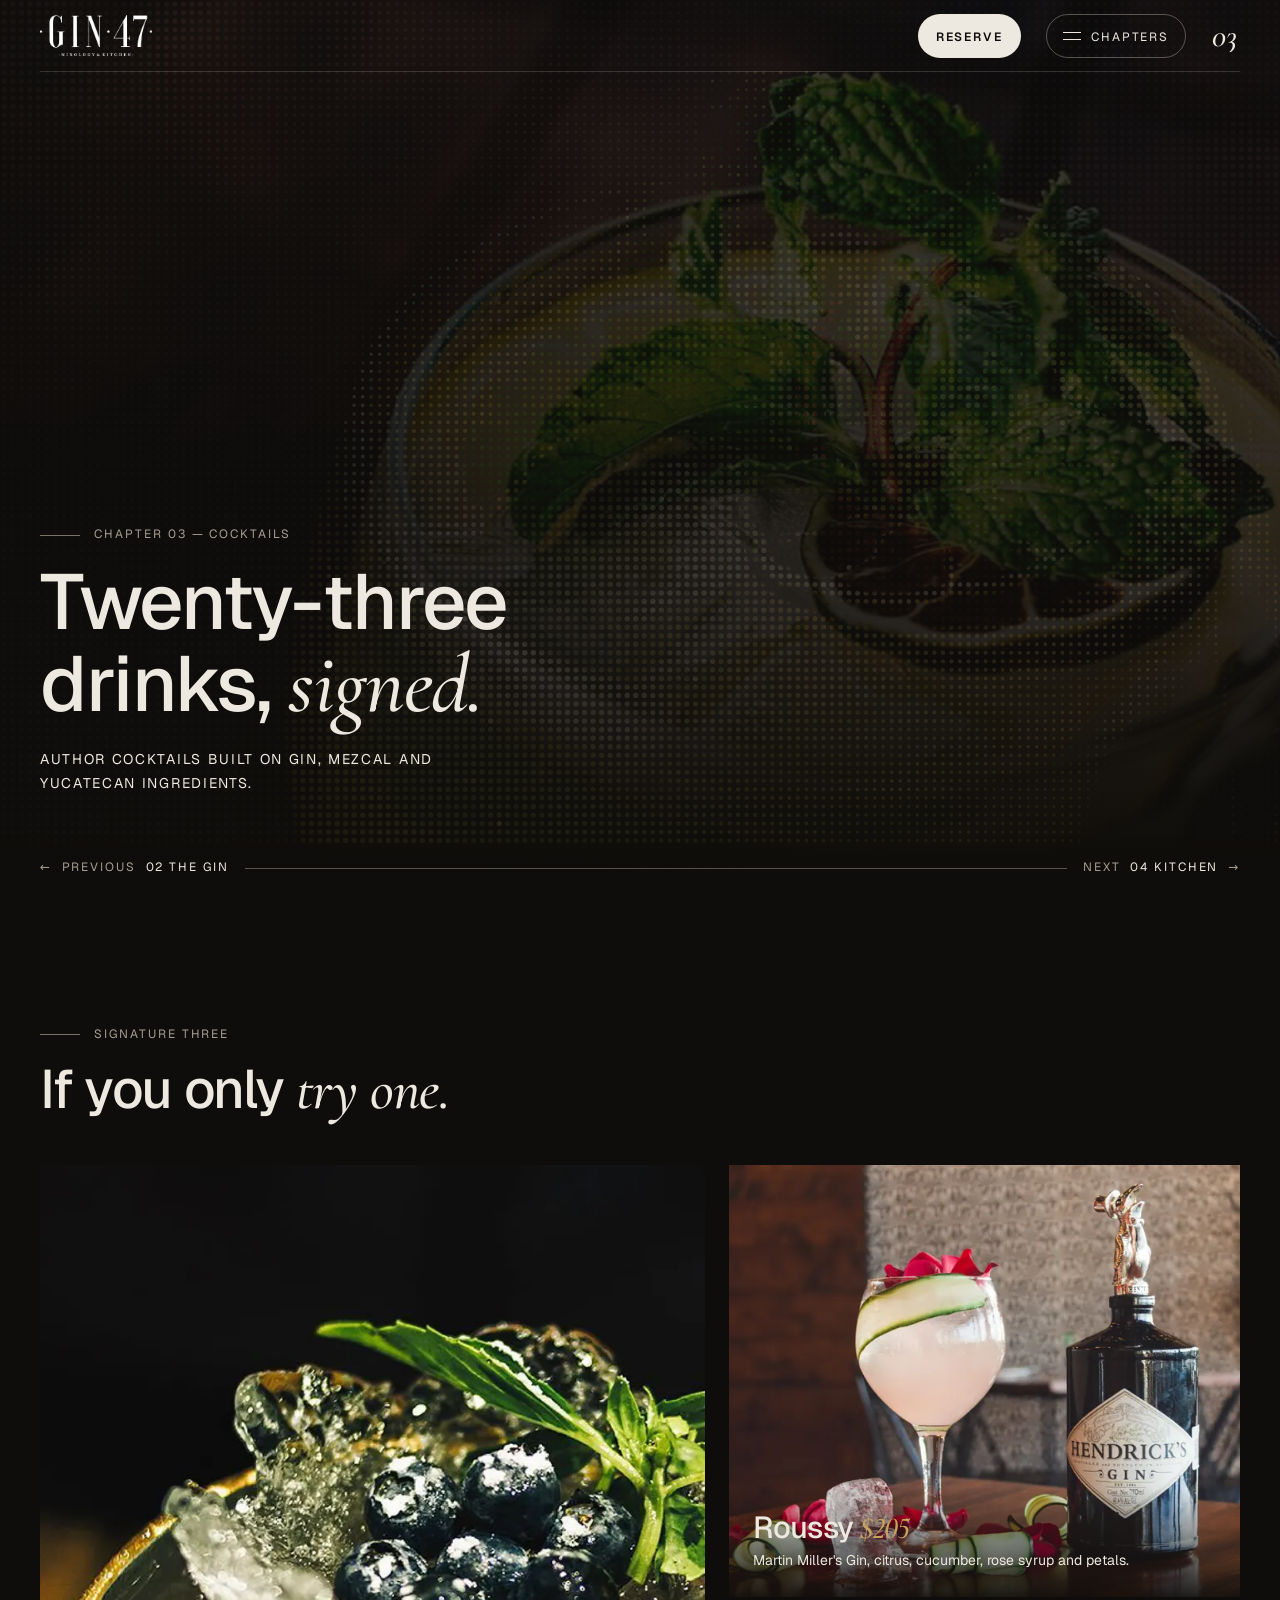
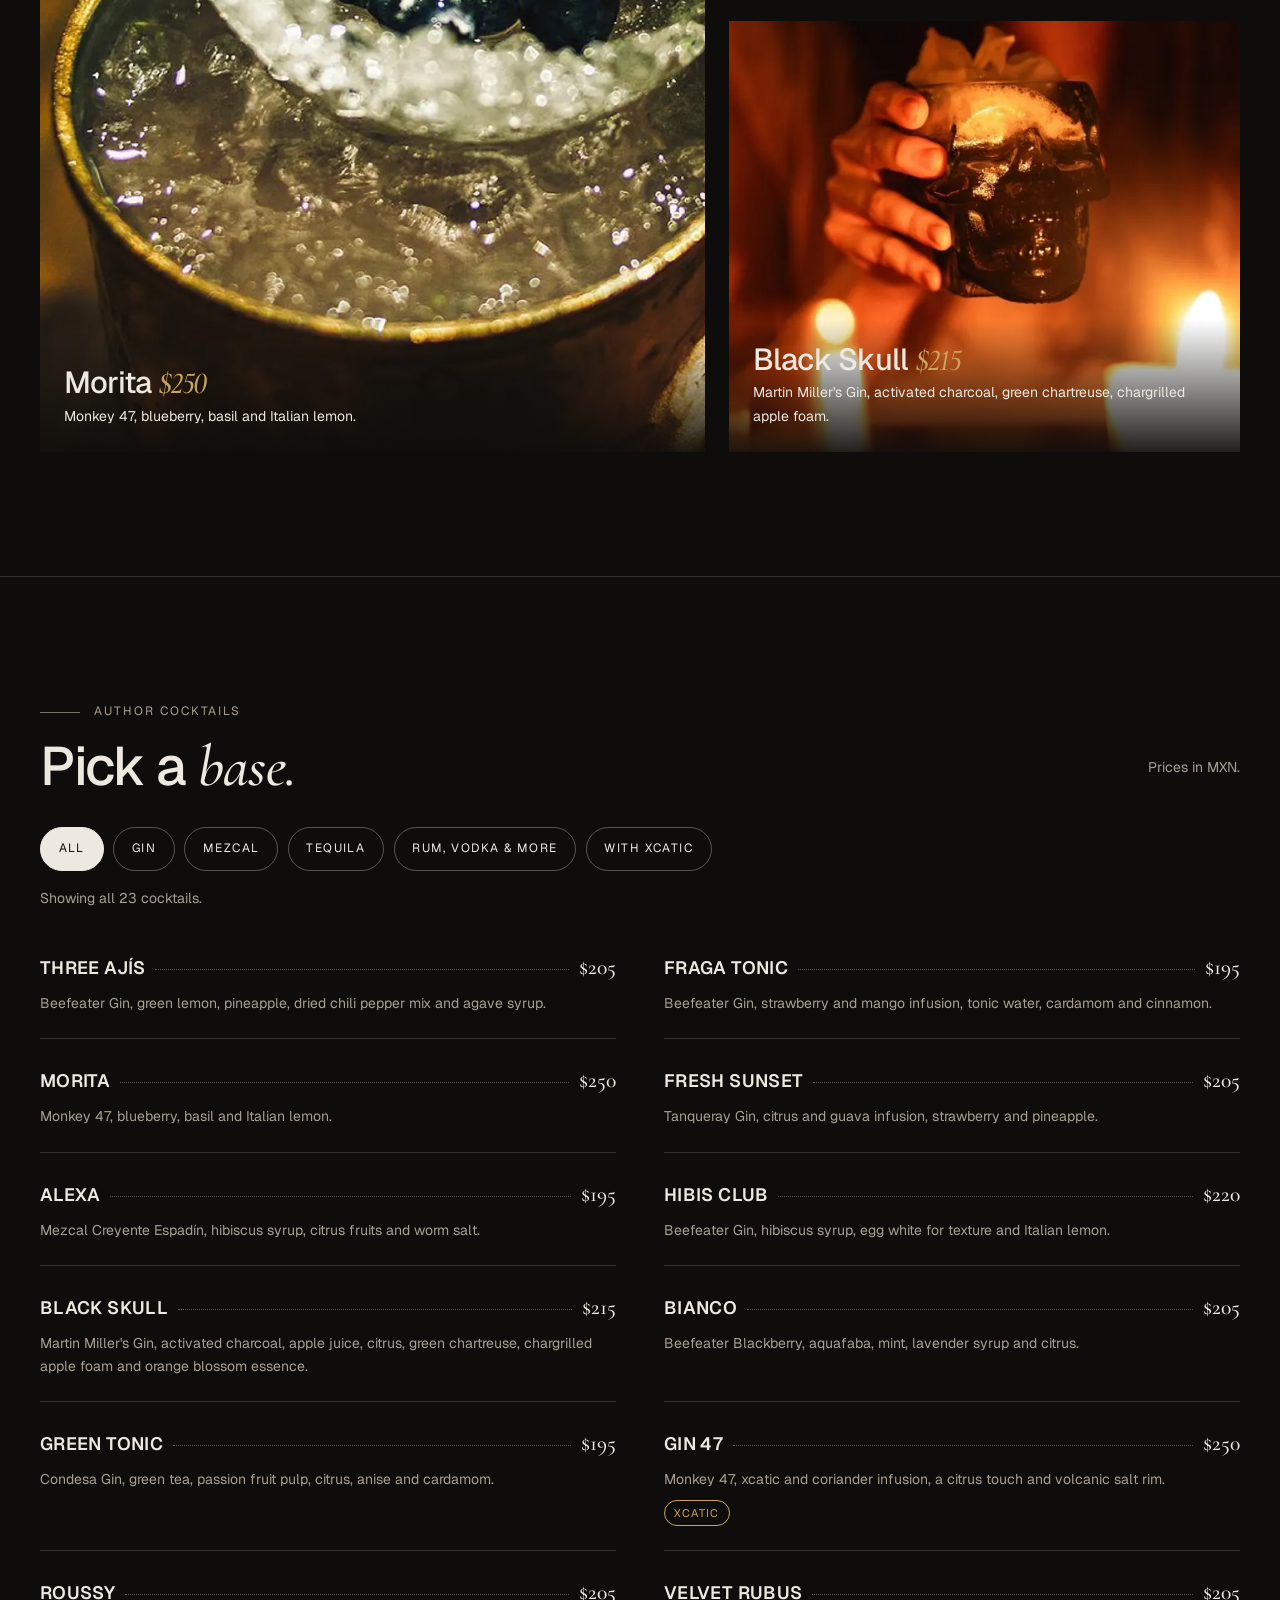
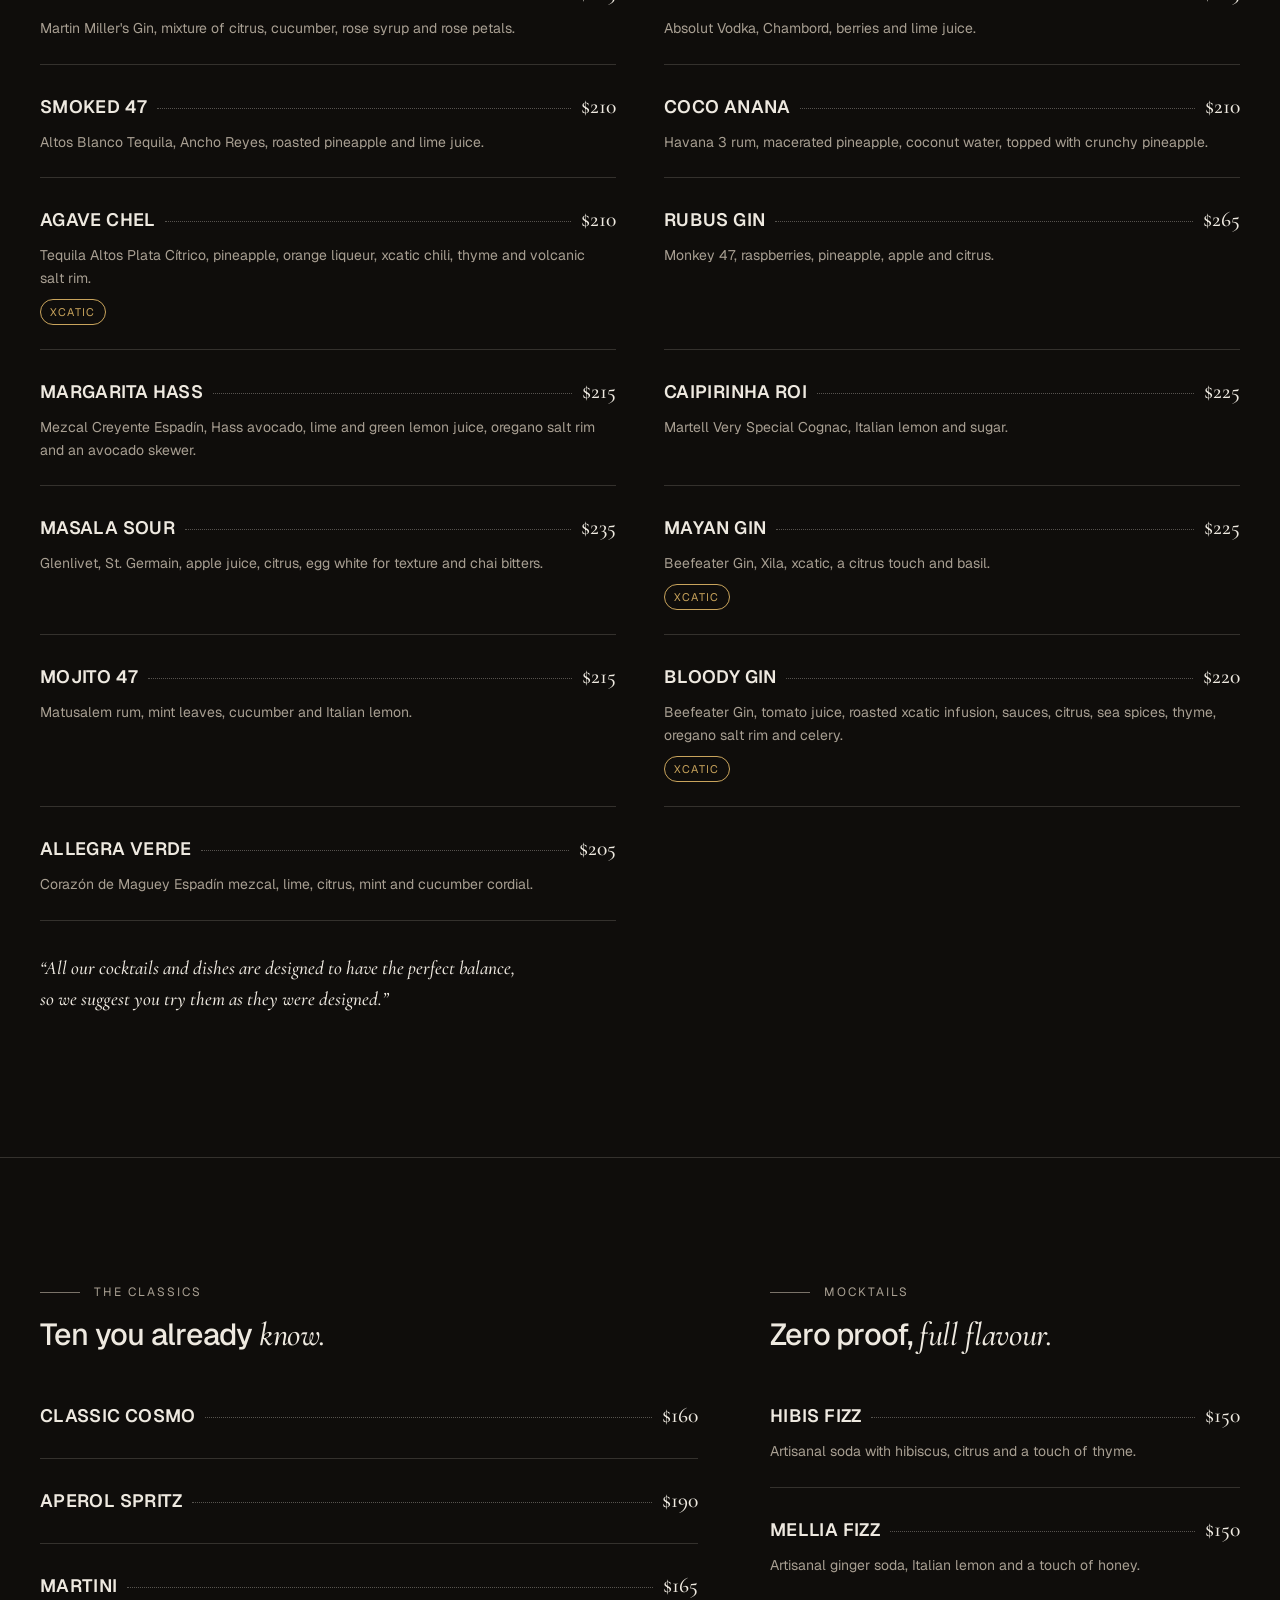
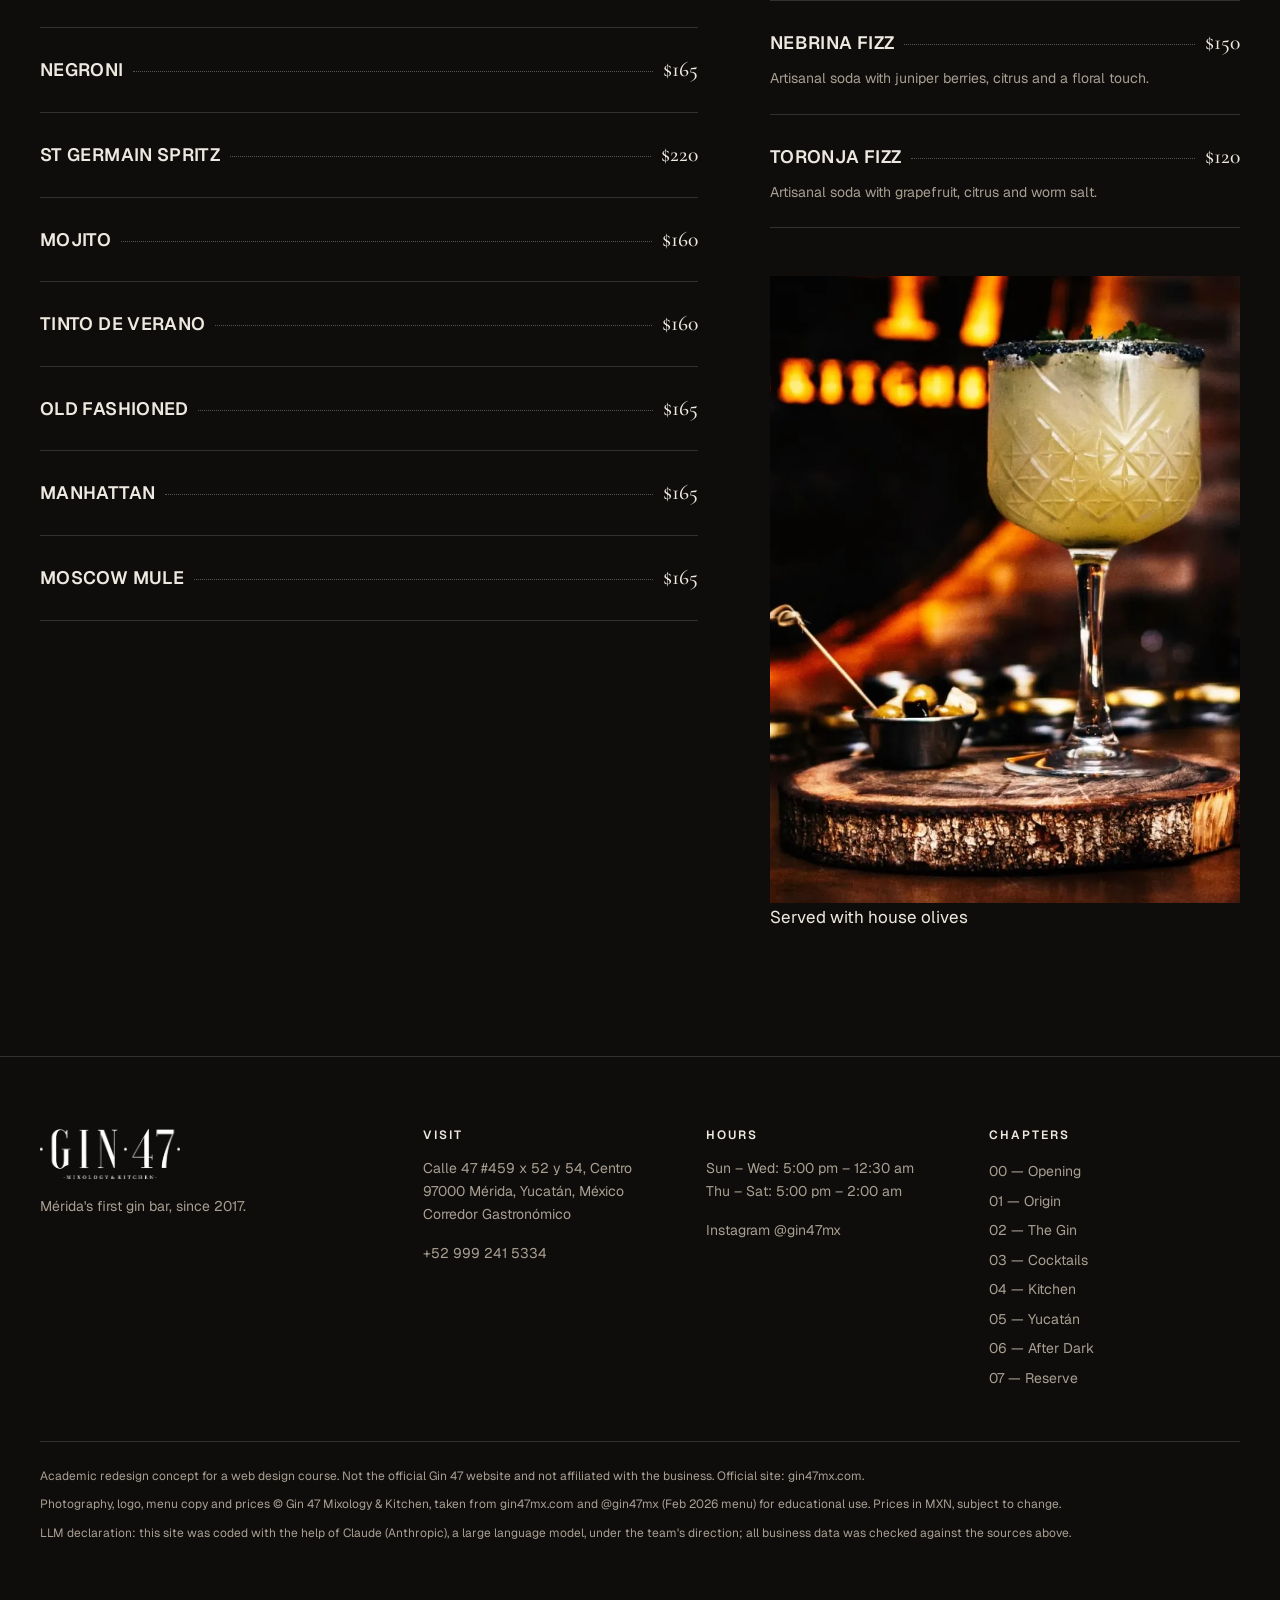
<file: cocktails.html>
<!DOCTYPE html>
<html lang="en">
<head>
<meta charset="utf-8">
<meta name="viewport" content="width=device-width, initial-scale=1">
<meta name="robots" content="noindex"><!-- course concept: keep it out of search so it never competes with gin47mx.com -->
<title>Author cocktails — Gin 47 Mérida</title>
<meta name="description" content="23 author cocktails, the classics and non-alcoholic fizzes, filterable by base spirit, with prices in MXN.">
<meta name="theme-color" content="#0f0d0b">
<meta property="og:title" content="Author cocktails — Gin 47 Mérida">
<meta property="og:description" content="23 author cocktails, the classics and non-alcoholic fizzes, filterable by base spirit, with prices in MXN.">
<meta property="og:type" content="website">
<link rel="icon" href="img/favicon.png" type="image/png">
<link rel="preload" href="fonts/geist-var.woff2" as="font" type="font/woff2" crossorigin>
<link rel="stylesheet" href="css/styles.css?v=2">
<script>document.documentElement.classList.add('js');</script>
</head>
<body data-chapter="03">
<a class="skip-link" href="#main">Skip to content</a>

<header class="site-header">
  <div class="container site-header__inner">
    <a class="brand" href="index.html" aria-label="Gin 47 Mixology &amp; Kitchen — home">
      <img src="img/logo.webp" width="589" height="213" alt="Gin 47 Mixology &amp; Kitchen">
    </a>
    <div class="header-right">
      <a class="header-cta" href="contact.html#reserve"><span data-roll>Reserve</span></a>
      <button class="menu-btn" type="button" aria-haspopup="dialog" aria-controls="chapter-index">
        <span class="menu-btn__icon" aria-hidden="true"></span> <span data-roll>Chapters</span>
      </button>
      <span class="chapter-no"><span class="visually-hidden">Chapter </span><span data-chapter-no>03</span><span class="visually-hidden"> of 07</span></span>
    </div>
  </div>
</header>

<dialog class="index-dialog" id="chapter-index" aria-labelledby="index-title" data-lenis-prevent>
  <div class="container">
    <div class="index-dialog__top">
      <p id="index-title" class="eyebrow" style="margin:0">The exhibition — 8 rooms</p>
      <button class="menu-btn" type="button" data-close>Close <span aria-hidden="true">&times;</span></button>
    </div>
    <nav aria-label="Chapters">
      <ol class="index-list">
<li><a href="index.html"><span class="num">00</span><span class="title">Opening</span><span class="hint">The bar, tonight</span></a></li>
<li><a href="about.html"><span class="num">01</span><span class="title">Origin</span><span class="hint">Since 2017</span></a></li>
<li><a href="gin.html"><span class="num">02</span><span class="title">The Gin</span><span class="hint">Anatomy &amp; library</span></a></li>
<li><a href="cocktails.html" aria-current="page"><span class="num">03</span><span class="title">Cocktails</span><span class="hint">Author drinks</span></a></li>
<li><a href="products.html"><span class="num">04</span><span class="title">Kitchen</span><span class="hint">Menu &amp; prices</span></a></li>
<li><a href="yucatan.html"><span class="num">05</span><span class="title">Yucatán</span><span class="hint">Local flavours</span></a></li>
<li><a href="gallery.html"><span class="num">06</span><span class="title">After Dark</span><span class="hint">Film &amp; photos</span></a></li>
<li><a href="contact.html"><span class="num">07</span><span class="title">Reserve</span><span class="hint">Table, map &amp; hours</span></a></li>
      </ol>
    </nav>
  </div>
</dialog>

<main id="main">
<section class="hero has-dots" aria-labelledby="hero-title">
  <div class="hero__media" data-dots>
    <img src="img/mint-cocktail-1600.webp" srcset="img/mint-cocktail-800.webp 800w, img/mint-cocktail-1600.webp 1199w" sizes="100vw" width="1199" height="627" alt="A gin cocktail in a stemmed glass topped with fresh mint and a dried lime wheel, lit warm against a dark bar" fetchpriority="high">
  </div>
  <div class="container hero__content">
    <p class="eyebrow" data-reveal>Chapter 03 — Cocktails</p>
    <h1 id="hero-title" data-reveal style="--i:1">Twenty-three drinks, <em>signed.</em></h1>
    <p class="caps" data-reveal style="--i:2">Author cocktails built on gin, mezcal and Yucatecan ingredients.</p>
  </div>
</section>

<section class="section" aria-labelledby="spot-title">
  <div class="container">
    <p class="eyebrow">Signature three</p>
    <h2 id="spot-title" class="h2" style="margin-bottom:var(--s-5)">If you only <em>try one.</em></h2>
    <div class="spotlight">
      <figure class="spot" data-reveal>
        <img src="img/morita-1600.webp" srcset="img/morita-800.webp 800w, img/morita-1600.webp 1600w" sizes="(min-width: 900px) 55vw, 100vw" width="1600" height="2400" alt="Morita cocktail: crushed ice topped with blueberries and basil leaves in a cut-glass tumbler" loading="lazy" decoding="async">
        <figcaption class="spot__body"><h3>Morita <span class="num">$250</span></h3><p>Monkey 47, blueberry, basil and Italian lemon.</p></figcaption>
      </figure>
      <figure class="spot" data-reveal style="--i:1">
        <img src="img/roussy-1600.webp" srcset="img/roussy-800.webp 800w, img/roussy-1600.webp 1600w" sizes="(min-width: 900px) 40vw, 100vw" width="1600" height="1087" alt="Roussy cocktail: pale pink gin drink with a cucumber ribbon and rose petals next to a bottle of Hendrick's" loading="lazy" decoding="async">
        <figcaption class="spot__body"><h3>Roussy <span class="num">$205</span></h3><p>Martin Miller's Gin, citrus, cucumber, rose syrup and petals.</p></figcaption>
      </figure>
      <figure class="spot" data-reveal style="--i:2">
        <img src="img/black-skull-1600.webp" srcset="img/black-skull-1600.webp 640w" sizes="(min-width: 900px) 40vw, 100vw" width="640" height="798" alt="The Black Skull cocktail served in a black skull-shaped glass, held between lit candles" loading="lazy" decoding="async">
        <figcaption class="spot__body"><h3>Black Skull <span class="num">$215</span></h3><p>Martin Miller's Gin, activated charcoal, green chartreuse, chargrilled apple foam.</p></figcaption>
      </figure>
    </div>
  </div>
</section>

<section class="section" aria-labelledby="author-title">
  <div class="container">
    <div class="menu-head">
      <div>
        <p class="eyebrow">Author cocktails</p>
        <h2 id="author-title" class="h2">Pick a <em>base.</em></h2>
      </div>
      <p class="muted price-note">Prices in MXN.</p>
    </div>
    <div class="filters" role="group" aria-label="Filter cocktails by base spirit" data-filter-group="cocktails">
      <button class="chip" type="button" aria-pressed="true" data-filter="all">All</button>
      <button class="chip" type="button" aria-pressed="false" data-filter="gin">Gin</button>
      <button class="chip" type="button" aria-pressed="false" data-filter="mezcal">Mezcal</button>
      <button class="chip" type="button" aria-pressed="false" data-filter="tequila">Tequila</button>
      <button class="chip" type="button" aria-pressed="false" data-filter="other">Rum, vodka &amp; more</button>
      <button class="chip" type="button" aria-pressed="false" data-filter="local">With xcatic</button>
    </div>
    <p class="filter-status" role="status" data-filter-status="cocktails">Showing all 23 cocktails.</p>
    <ul class="menu-grid" data-filter-list="cocktails">
      <li class="dish dish--dark" data-tags="gin"><div class="dish__top"><h3 class="dish__name">Three Ajís</h3><span class="dish__leader"></span><span class="dish__price">$205</span></div><p class="dish__desc">Beefeater Gin, green lemon, pineapple, dried chili pepper mix and agave syrup.</p></li>
      <li class="dish dish--dark" data-tags="gin"><div class="dish__top"><h3 class="dish__name">Fraga Tonic</h3><span class="dish__leader"></span><span class="dish__price">$195</span></div><p class="dish__desc">Beefeater Gin, strawberry and mango infusion, tonic water, cardamom and cinnamon.</p></li>
      <li class="dish dish--dark" data-tags="gin" id="morita"><div class="dish__top"><h3 class="dish__name">Morita</h3><span class="dish__leader"></span><span class="dish__price">$250</span></div><p class="dish__desc">Monkey 47, blueberry, basil and Italian lemon.</p></li>
      <li class="dish dish--dark" data-tags="gin"><div class="dish__top"><h3 class="dish__name">Fresh Sunset</h3><span class="dish__leader"></span><span class="dish__price">$205</span></div><p class="dish__desc">Tanqueray Gin, citrus and guava infusion, strawberry and pineapple.</p></li>
      <li class="dish dish--dark" data-tags="mezcal"><div class="dish__top"><h3 class="dish__name">Alexa</h3><span class="dish__leader"></span><span class="dish__price">$195</span></div><p class="dish__desc">Mezcal Creyente Espadín, hibiscus syrup, citrus fruits and worm salt.</p></li>
      <li class="dish dish--dark" data-tags="gin"><div class="dish__top"><h3 class="dish__name">Hibis Club</h3><span class="dish__leader"></span><span class="dish__price">$220</span></div><p class="dish__desc">Beefeater Gin, hibiscus syrup, egg white for texture and Italian lemon.</p></li>
      <li class="dish dish--dark" data-tags="gin" id="black-skull"><div class="dish__top"><h3 class="dish__name">Black Skull</h3><span class="dish__leader"></span><span class="dish__price">$215</span></div><p class="dish__desc">Martin Miller's Gin, activated charcoal, apple juice, citrus, green chartreuse, chargrilled apple foam and orange blossom essence.</p></li>
      <li class="dish dish--dark" data-tags="gin"><div class="dish__top"><h3 class="dish__name">Bianco</h3><span class="dish__leader"></span><span class="dish__price">$205</span></div><p class="dish__desc">Beefeater Blackberry, aquafaba, mint, lavender syrup and citrus.</p></li>
      <li class="dish dish--dark" data-tags="gin"><div class="dish__top"><h3 class="dish__name">Green Tonic</h3><span class="dish__leader"></span><span class="dish__price">$195</span></div><p class="dish__desc">Condesa Gin, green tea, passion fruit pulp, citrus, anise and cardamom.</p></li>
      <li class="dish dish--dark" data-tags="gin local"><div class="dish__top"><h3 class="dish__name">Gin 47</h3><span class="dish__leader"></span><span class="dish__price">$250</span></div><p class="dish__desc">Monkey 47, xcatic and coriander infusion, a citrus touch and volcanic salt rim.</p><div class="dish__tags"><span class="tag tag--local">Xcatic</span></div></li>
      <li class="dish dish--dark" data-tags="gin" id="roussy"><div class="dish__top"><h3 class="dish__name">Roussy</h3><span class="dish__leader"></span><span class="dish__price">$205</span></div><p class="dish__desc">Martin Miller's Gin, mixture of citrus, cucumber, rose syrup and rose petals.</p></li>
      <li class="dish dish--dark" data-tags="other"><div class="dish__top"><h3 class="dish__name">Velvet Rubus</h3><span class="dish__leader"></span><span class="dish__price">$205</span></div><p class="dish__desc">Absolut Vodka, Chambord, berries and lime juice.</p></li>
      <li class="dish dish--dark" data-tags="tequila"><div class="dish__top"><h3 class="dish__name">Smoked 47</h3><span class="dish__leader"></span><span class="dish__price">$210</span></div><p class="dish__desc">Altos Blanco Tequila, Ancho Reyes, roasted pineapple and lime juice.</p></li>
      <li class="dish dish--dark" data-tags="other"><div class="dish__top"><h3 class="dish__name">Coco Anana</h3><span class="dish__leader"></span><span class="dish__price">$210</span></div><p class="dish__desc">Havana 3 rum, macerated pineapple, coconut water, topped with crunchy pineapple.</p></li>
      <li class="dish dish--dark" data-tags="tequila local"><div class="dish__top"><h3 class="dish__name">Agave Chel</h3><span class="dish__leader"></span><span class="dish__price">$210</span></div><p class="dish__desc">Tequila Altos Plata Cítrico, pineapple, orange liqueur, xcatic chili, thyme and volcanic salt rim.</p><div class="dish__tags"><span class="tag tag--local">Xcatic</span></div></li>
      <li class="dish dish--dark" data-tags="gin"><div class="dish__top"><h3 class="dish__name">Rubus Gin</h3><span class="dish__leader"></span><span class="dish__price">$265</span></div><p class="dish__desc">Monkey 47, raspberries, pineapple, apple and citrus.</p></li>
      <li class="dish dish--dark" data-tags="mezcal"><div class="dish__top"><h3 class="dish__name">Margarita Hass</h3><span class="dish__leader"></span><span class="dish__price">$215</span></div><p class="dish__desc">Mezcal Creyente Espadín, Hass avocado, lime and green lemon juice, oregano salt rim and an avocado skewer.</p></li>
      <li class="dish dish--dark" data-tags="other"><div class="dish__top"><h3 class="dish__name">Caipirinha Roi</h3><span class="dish__leader"></span><span class="dish__price">$225</span></div><p class="dish__desc">Martell Very Special Cognac, Italian lemon and sugar.</p></li>
      <li class="dish dish--dark" data-tags="other"><div class="dish__top"><h3 class="dish__name">Masala Sour</h3><span class="dish__leader"></span><span class="dish__price">$235</span></div><p class="dish__desc">Glenlivet, St. Germain, apple juice, citrus, egg white for texture and chai bitters.</p></li>
      <li class="dish dish--dark" data-tags="gin local"><div class="dish__top"><h3 class="dish__name">Mayan Gin</h3><span class="dish__leader"></span><span class="dish__price">$225</span></div><p class="dish__desc">Beefeater Gin, Xila, xcatic, a citrus touch and basil.</p><div class="dish__tags"><span class="tag tag--local">Xcatic</span></div></li>
      <li class="dish dish--dark" data-tags="other"><div class="dish__top"><h3 class="dish__name">Mojito 47</h3><span class="dish__leader"></span><span class="dish__price">$215</span></div><p class="dish__desc">Matusalem rum, mint leaves, cucumber and Italian lemon.</p></li>
      <li class="dish dish--dark" data-tags="gin local"><div class="dish__top"><h3 class="dish__name">Bloody Gin</h3><span class="dish__leader"></span><span class="dish__price">$220</span></div><p class="dish__desc">Beefeater Gin, tomato juice, roasted xcatic infusion, sauces, citrus, sea spices, thyme, oregano salt rim and celery.</p><div class="dish__tags"><span class="tag tag--local">Xcatic</span></div></li>
      <li class="dish dish--dark" data-tags="mezcal"><div class="dish__top"><h3 class="dish__name">Allegra Verde</h3><span class="dish__leader"></span><span class="dish__price">$205</span></div><p class="dish__desc">Corazón de Maguey Espadín mezcal, lime, citrus, mint and cucumber cordial.</p></li>
    </ul>
    <p class="menu-note">“All our cocktails and dishes are designed to have the perfect balance, so we suggest you try them as they were designed.”</p>
  </div>
</section>

<section class="section" aria-labelledby="classics-title">
  <div class="container split">
    <div>
      <p class="eyebrow">The classics</p>
      <h2 id="classics-title" class="h3" style="margin-bottom:var(--s-3)">Ten you already <em>know.</em></h2>
      <ul>
        <li class="dish dish--dark"><div class="dish__top"><h3 class="dish__name">Classic Cosmo</h3><span class="dish__leader"></span><span class="dish__price">$160</span></div></li>
        <li class="dish dish--dark"><div class="dish__top"><h3 class="dish__name">Aperol Spritz</h3><span class="dish__leader"></span><span class="dish__price">$190</span></div></li>
        <li class="dish dish--dark"><div class="dish__top"><h3 class="dish__name">Martini</h3><span class="dish__leader"></span><span class="dish__price">$165</span></div></li>
        <li class="dish dish--dark"><div class="dish__top"><h3 class="dish__name">Negroni</h3><span class="dish__leader"></span><span class="dish__price">$165</span></div></li>
        <li class="dish dish--dark"><div class="dish__top"><h3 class="dish__name">St Germain Spritz</h3><span class="dish__leader"></span><span class="dish__price">$220</span></div></li>
        <li class="dish dish--dark"><div class="dish__top"><h3 class="dish__name">Mojito</h3><span class="dish__leader"></span><span class="dish__price">$160</span></div></li>
        <li class="dish dish--dark"><div class="dish__top"><h3 class="dish__name">Tinto de verano</h3><span class="dish__leader"></span><span class="dish__price">$160</span></div></li>
        <li class="dish dish--dark"><div class="dish__top"><h3 class="dish__name">Old Fashioned</h3><span class="dish__leader"></span><span class="dish__price">$165</span></div></li>
        <li class="dish dish--dark"><div class="dish__top"><h3 class="dish__name">Manhattan</h3><span class="dish__leader"></span><span class="dish__price">$165</span></div></li>
        <li class="dish dish--dark"><div class="dish__top"><h3 class="dish__name">Moscow Mule</h3><span class="dish__leader"></span><span class="dish__price">$165</span></div></li>
      </ul>
    </div>
    <div>
      <p class="eyebrow">Mocktails</p>
      <h2 class="h3" style="margin-bottom:var(--s-3)">Zero proof, <em>full flavour.</em></h2>
      <ul>
        <li class="dish dish--dark"><div class="dish__top"><h3 class="dish__name">Hibis Fizz</h3><span class="dish__leader"></span><span class="dish__price">$150</span></div><p class="dish__desc">Artisanal soda with hibiscus, citrus and a touch of thyme.</p></li>
        <li class="dish dish--dark"><div class="dish__top"><h3 class="dish__name">Mellia Fizz</h3><span class="dish__leader"></span><span class="dish__price">$150</span></div><p class="dish__desc">Artisanal ginger soda, Italian lemon and a touch of honey.</p></li>
        <li class="dish dish--dark"><div class="dish__top"><h3 class="dish__name">Nebrina Fizz</h3><span class="dish__leader"></span><span class="dish__price">$150</span></div><p class="dish__desc">Artisanal soda with juniper berries, citrus and a floral touch.</p></li>
        <li class="dish dish--dark"><div class="dish__top"><h3 class="dish__name">Toronja Fizz</h3><span class="dish__leader"></span><span class="dish__price">$120</span></div><p class="dish__desc">Artisanal soda with grapefruit, citrus and worm salt.</p></li>
      </ul>
      <figure style="margin-top:var(--s-5)" data-reveal>
        <div class="frame frame--tall"><img src="img/olive-cocktail-1600.webp" srcset="img/olive-cocktail-800.webp 800w, img/olive-cocktail-1600.webp 900w" sizes="(min-width: 900px) 40vw, 100vw" width="900" height="1350" alt="A pale gold cocktail in a cut-crystal coupe on a wooden slice, with a small dish of olives, in front of a glowing Gin 47 Kitchen sign" loading="lazy" decoding="async"></div>
        <figcaption>Served with house olives</figcaption>
      </figure>
    </div>
  </div>
</section>

</main>

<footer class="site-footer">
  <div class="container">
    <div class="footer-grid">
      <div>
        <img class="logo" src="img/logo.webp" width="589" height="213" alt="Gin 47 Mixology &amp; Kitchen" loading="lazy">
        <p>Mérida's first gin bar, since 2017.</p>
      </div>
      <div>
        <h2>Visit</h2>
        <address>Calle 47 #459 x 52 y 54, Centro<br>97000 Mérida, Yucatán, México<br>Corredor Gastronómico</address>
        <p style="margin-top:1rem"><a href="tel:+529992415334">+52&nbsp;999&nbsp;241&nbsp;5334</a></p>
      </div>
      <div>
        <h2>Hours</h2>
        <p>Sun – Wed: 5:00 pm – 12:30 am<br>Thu – Sat: 5:00 pm – 2:00 am</p>
        <p><a href="https://www.instagram.com/gin47mx/" rel="noopener" target="_blank">Instagram @gin47mx<span class="visually-hidden"> (opens in a new tab)</span></a></p>
      </div>
      <nav aria-label="Footer">
        <h2>Chapters</h2>
        <ul>
<li><a href="index.html">00 — Opening</a></li>
<li><a href="about.html">01 — Origin</a></li>
<li><a href="gin.html">02 — The Gin</a></li>
<li><a href="cocktails.html">03 — Cocktails</a></li>
<li><a href="products.html">04 — Kitchen</a></li>
<li><a href="yucatan.html">05 — Yucatán</a></li>
<li><a href="gallery.html">06 — After Dark</a></li>
<li><a href="contact.html">07 — Reserve</a></li>
        </ul>
      </nav>
    </div>
    <div class="footer-legal">
      <p>Academic redesign concept for a web design course. Not the official Gin 47 website and not affiliated with the business. Official site: <a href="https://gin47mx.com/" rel="noopener" target="_blank">gin47mx.com<span class="visually-hidden"> (opens in a new tab)</span></a>.</p>
      <p>Photography, logo, menu copy and prices © Gin 47 Mixology &amp; Kitchen, taken from gin47mx.com and @gin47mx (Feb 2026 menu) for educational use. Prices in MXN, subject to change.</p>
      <p>LLM declaration: this site was coded with the help of Claude (Anthropic), a large language model, under the team's direction; all business data was checked against the sources above.</p>
    </div>
  </div>
</footer>

<nav class="chapter-bar" aria-label="Previous and next chapter">
  <div class="container chapter-bar__inner">
    <a href="gin.html" rel="prev"><span aria-hidden="true">&larr;</span> Previous <span class="label">02 The Gin</span></a>
    <div class="chapter-bar__track" aria-hidden="true"><div class="chapter-bar__fill"></div></div>
    <a href="products.html" rel="next">Next <span class="label">04 Kitchen</span> <span aria-hidden="true">&rarr;</span></a>
  </div>
</nav>

<script src="js/vendor/gsap.min.js" defer></script>
<script src="js/vendor/ScrollTrigger.min.js" defer></script>
<script src="js/vendor/lenis.min.js" defer></script>
<script src="js/main.js?v=2" defer></script>
</body>
</html>
</file>
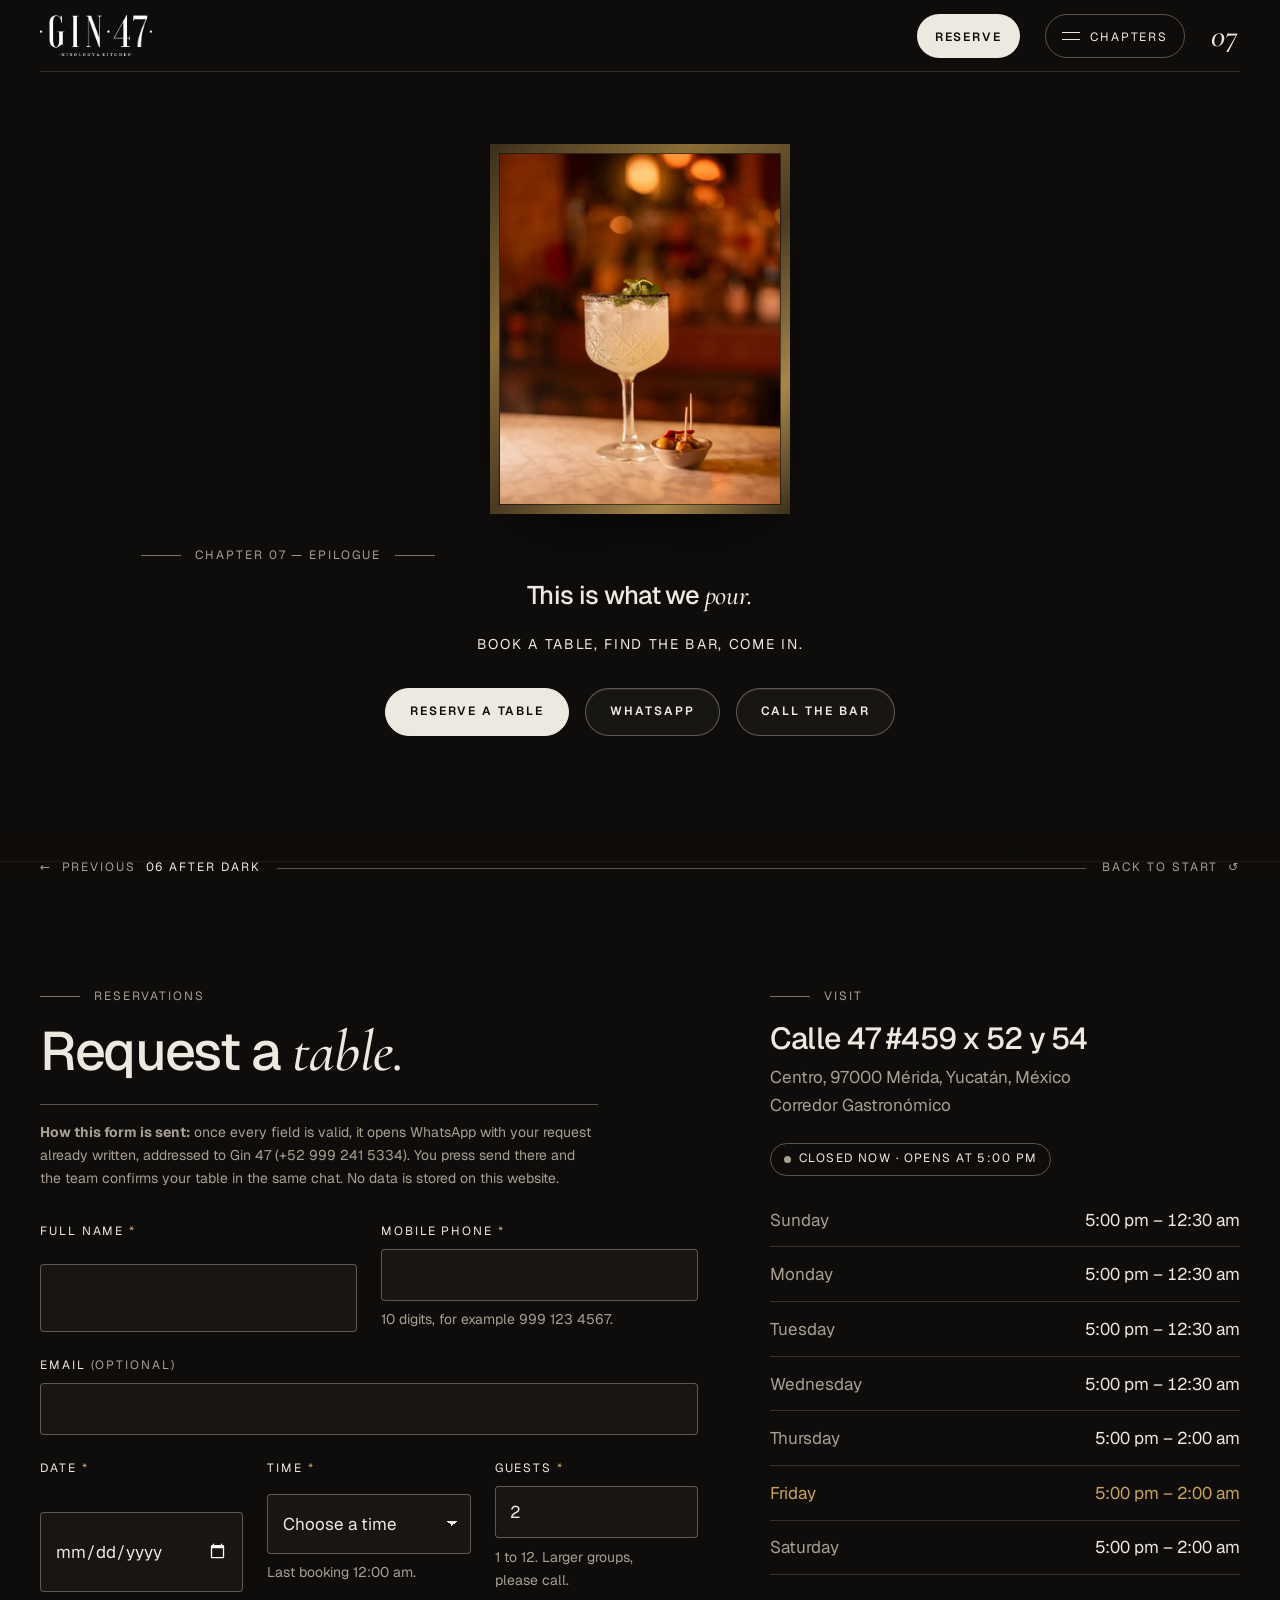
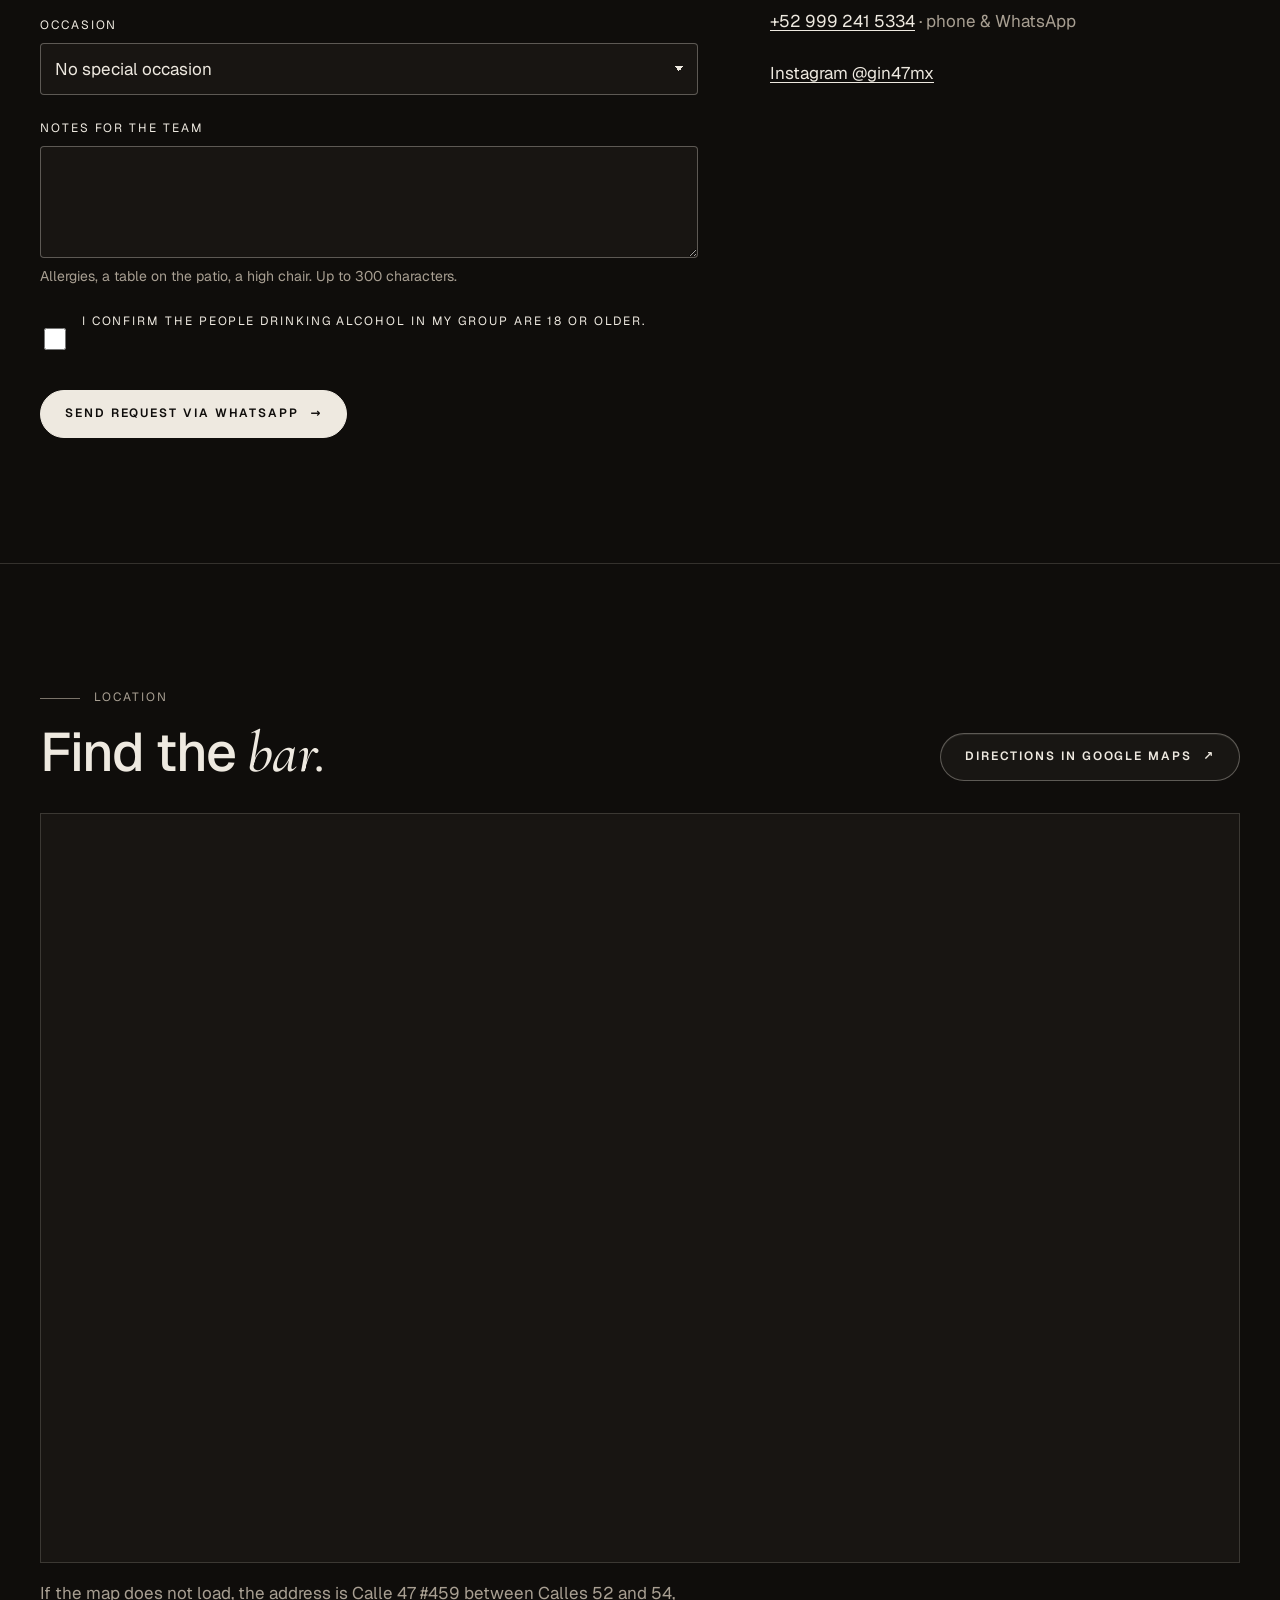
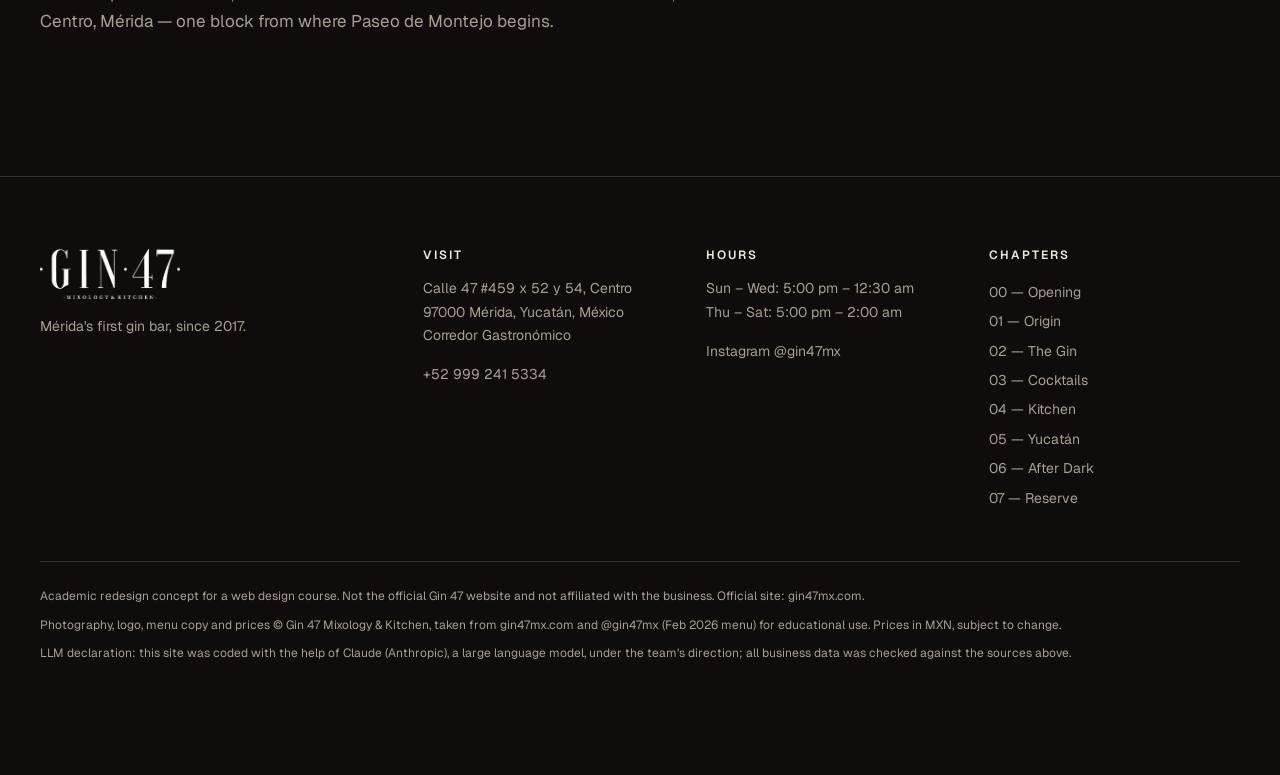
<file: contact.html>
<!DOCTYPE html>
<html lang="en">
<head>
<meta charset="utf-8">
<meta name="viewport" content="width=device-width, initial-scale=1">
<meta name="robots" content="noindex"><!-- course concept: keep it out of search so it never competes with gin47mx.com -->
<title>Reserve a table — location, hours and contact | Gin 47</title>
<meta name="description" content="Book a table at Gin 47: Calle 47 #459 x 52 y 54, Centro, Mérida. Hours, map, phone and WhatsApp.">
<meta name="theme-color" content="#0f0d0b">
<meta property="og:title" content="Reserve a table — location, hours and contact | Gin 47">
<meta property="og:description" content="Book a table at Gin 47: Calle 47 #459 x 52 y 54, Centro, Mérida. Hours, map, phone and WhatsApp.">
<meta property="og:type" content="website">
<link rel="icon" href="img/favicon.png" type="image/png">
<link rel="preload" href="fonts/geist-var.woff2" as="font" type="font/woff2" crossorigin>
<link rel="stylesheet" href="css/styles.css?v=2">
<script>document.documentElement.classList.add('js');</script>
</head>
<body data-chapter="07">
<a class="skip-link" href="#main">Skip to content</a>

<header class="site-header">
  <div class="container site-header__inner">
    <a class="brand" href="index.html" aria-label="Gin 47 Mixology &amp; Kitchen — home">
      <img src="img/logo.webp" width="589" height="213" alt="Gin 47 Mixology &amp; Kitchen">
    </a>
    <div class="header-right">
      <a class="header-cta" href="contact.html#reserve"><span data-roll>Reserve</span></a>
      <button class="menu-btn" type="button" aria-haspopup="dialog" aria-controls="chapter-index">
        <span class="menu-btn__icon" aria-hidden="true"></span> <span data-roll>Chapters</span>
      </button>
      <span class="chapter-no"><span class="visually-hidden">Chapter </span><span data-chapter-no>07</span><span class="visually-hidden"> of 07</span></span>
    </div>
  </div>
</header>

<dialog class="index-dialog" id="chapter-index" aria-labelledby="index-title" data-lenis-prevent>
  <div class="container">
    <div class="index-dialog__top">
      <p id="index-title" class="eyebrow" style="margin:0">The exhibition — 8 rooms</p>
      <button class="menu-btn" type="button" data-close>Close <span aria-hidden="true">&times;</span></button>
    </div>
    <nav aria-label="Chapters">
      <ol class="index-list">
<li><a href="index.html"><span class="num">00</span><span class="title">Opening</span><span class="hint">The bar, tonight</span></a></li>
<li><a href="about.html"><span class="num">01</span><span class="title">Origin</span><span class="hint">Since 2017</span></a></li>
<li><a href="gin.html"><span class="num">02</span><span class="title">The Gin</span><span class="hint">Anatomy &amp; library</span></a></li>
<li><a href="cocktails.html"><span class="num">03</span><span class="title">Cocktails</span><span class="hint">Author drinks</span></a></li>
<li><a href="products.html"><span class="num">04</span><span class="title">Kitchen</span><span class="hint">Menu &amp; prices</span></a></li>
<li><a href="yucatan.html"><span class="num">05</span><span class="title">Yucatán</span><span class="hint">Local flavours</span></a></li>
<li><a href="gallery.html"><span class="num">06</span><span class="title">After Dark</span><span class="hint">Film &amp; photos</span></a></li>
<li><a href="contact.html" aria-current="page"><span class="num">07</span><span class="title">Reserve</span><span class="hint">Table, map &amp; hours</span></a></li>
      </ol>
    </nav>
  </div>
</dialog>

<main id="main">
<section class="section epilogue" style="padding-top:calc(var(--header-h) + var(--s-6))" aria-labelledby="hero-title">
  <div class="container">
    <div class="gilt" data-reveal>
      <img src="img/bokeh-cocktail-1600.webp" srcset="img/bokeh-cocktail-800.webp 800w, img/bokeh-cocktail-1600.webp 1600w" sizes="(min-width: 900px) 360px, 70vw" width="1600" height="2400" alt="A frosted gin cocktail with mint on a marble table, warm bar lights glowing behind it, framed like a painting" fetchpriority="high">
    </div>
    <p class="eyebrow eyebrow--both" data-reveal>Chapter 07 — Epilogue</p>
    <h1 id="hero-title" data-reveal style="--i:1">This is what we <em>pour.</em></h1>
    <p class="caps" style="margin:var(--s-3) auto 0" data-reveal>Book a table, find the bar, come in.</p>
    <div class="btn-row" data-reveal style="--i:2">
      <a class="btn btn--solid" href="#reserve">Reserve a table</a>
      <a class="btn" href="https://wa.me/529992415334" rel="noopener" target="_blank">WhatsApp <span class="visually-hidden">(opens in a new tab)</span></a>
      <a class="btn" href="tel:+529992415334">Call&nbsp;the&nbsp;bar</a>
    </div>
  </div>
</section>

<section class="section" id="reserve" aria-labelledby="reserve-title">
  <div class="container split">
    <div>
      <p class="eyebrow">Reservations</p>
      <h2 id="reserve-title" class="h2" style="margin-bottom:var(--s-3)">Request a <em>table.</em></h2>
      <p class="strategy"><strong>How this form is sent:</strong> once every field is valid, it opens WhatsApp with your request already written, addressed to Gin 47 (+52 999 241 5334). You press send there and the team confirms your table in the same chat. No data is stored on this website.</p>

      <div class="form-summary" role="alert" tabindex="-1" hidden data-form-summary>
        <h3>Please check <span data-error-count>these</span> fields</h3>
        <ul data-error-list></ul>
      </div>

      <div class="form-success" role="status" tabindex="-1" hidden data-form-success>
        <h3>Your request is <em>ready.</em></h3>
        <p>WhatsApp opened in a new tab with your message. If nothing happened, <a href="#" data-wa-fallback rel="noopener" target="_blank">open WhatsApp here</a> or call <a href="tel:+529992415334">+52&nbsp;999&nbsp;241&nbsp;5334</a>.</p>
      </div>

      <form class="form" id="reserve-form" novalidate data-reserve-form style="margin-top:var(--s-4)">
        <div class="form__row form__row--2">
          <div class="field">
            <label for="f-name">Full name <span class="req" aria-hidden="true">*</span></label>
            <input id="f-name" name="name" type="text" autocomplete="name" required minlength="3" maxlength="80" aria-describedby="f-name-err">
            <p class="error" id="f-name-err"></p>
          </div>
          <div class="field">
            <label for="f-phone">Mobile phone <span class="req" aria-hidden="true">*</span></label>
            <input id="f-phone" name="phone" type="tel" inputmode="tel" autocomplete="tel" required aria-describedby="f-phone-help f-phone-err">
            <p class="help" id="f-phone-help">10 digits, for example 999 123 4567.</p>
            <p class="error" id="f-phone-err"></p>
          </div>
        </div>
        <div class="field">
          <label for="f-email">Email <span class="muted">(optional)</span></label>
          <input id="f-email" name="email" type="email" autocomplete="email" maxlength="120" aria-describedby="f-email-err">
          <p class="error" id="f-email-err"></p>
        </div>
        <div class="form__row form__row--3">
          <div class="field">
            <label for="f-date">Date <span class="req" aria-hidden="true">*</span></label>
            <input id="f-date" name="date" type="date" required aria-describedby="f-date-err">
            <p class="error" id="f-date-err"></p>
          </div>
          <div class="field">
            <label for="f-time">Time <span class="req" aria-hidden="true">*</span></label>
            <select id="f-time" name="time" required aria-describedby="f-time-help f-time-err">
              <option value="">Choose a time</option>
              <option>5:00 pm</option><option>5:30 pm</option><option>6:00 pm</option><option>6:30 pm</option>
              <option>7:00 pm</option><option>7:30 pm</option><option>8:00 pm</option><option>8:30 pm</option>
              <option>9:00 pm</option><option>9:30 pm</option><option>10:00 pm</option><option>10:30 pm</option>
              <option>11:00 pm</option><option>11:30 pm</option><option>12:00 am</option>
            </select>
            <p class="help" id="f-time-help">Last booking 12:00 am.</p>
            <p class="error" id="f-time-err"></p>
          </div>
          <div class="field">
            <label for="f-guests">Guests <span class="req" aria-hidden="true">*</span></label>
            <input id="f-guests" name="guests" type="number" inputmode="numeric" min="1" max="12" step="1" required value="2" aria-describedby="f-guests-help f-guests-err">
            <p class="help" id="f-guests-help">1 to 12. Larger groups, please call.</p>
            <p class="error" id="f-guests-err"></p>
          </div>
        </div>
        <div class="field">
          <label for="f-occasion">Occasion</label>
          <select id="f-occasion" name="occasion">
            <option value="">No special occasion</option>
            <option>Birthday</option><option>Anniversary</option><option>Date night</option><option>Business dinner</option><option>Celebration with friends</option>
          </select>
        </div>
        <div class="field">
          <label for="f-notes">Notes for the team</label>
          <textarea id="f-notes" name="notes" maxlength="300" aria-describedby="f-notes-help"></textarea>
          <p class="help" id="f-notes-help">Allergies, a table on the patio, a high chair. Up to 300 characters.</p>
        </div>
        <div class="field">
          <label class="check"><input id="f-age" name="age" type="checkbox" required aria-describedby="f-age-err"> I confirm the people drinking alcohol in my group are 18 or older.</label>
          <p class="error" id="f-age-err"></p>
        </div>
        <div>
          <button class="btn btn--solid" type="submit">Send request via WhatsApp <span class="arrow" aria-hidden="true">&rarr;</span></button>
        </div>
      </form>
    </div>

    <aside aria-labelledby="visit-title">
      <p class="eyebrow">Visit</p>
      <h2 id="visit-title" class="h3">Calle 47 #459 x 52 y 54</h2>
      <address class="muted" style="font-style:normal;margin:var(--s-1) 0 var(--s-3)">Centro, 97000 Mérida, Yucatán, México<br>Corredor Gastronómico</address>
      <p><span class="status-pill" data-open-status>Hours in Mérida time</span></p>
      <dl class="hours" data-hours>
        <div data-days="0"><dt>Sunday</dt><dd>5:00 pm – 12:30 am</dd></div>
        <div data-days="1"><dt>Monday</dt><dd>5:00 pm – 12:30 am</dd></div>
        <div data-days="2"><dt>Tuesday</dt><dd>5:00 pm – 12:30 am</dd></div>
        <div data-days="3"><dt>Wednesday</dt><dd>5:00 pm – 12:30 am</dd></div>
        <div data-days="4"><dt>Thursday</dt><dd>5:00 pm – 2:00 am</dd></div>
        <div data-days="5"><dt>Friday</dt><dd>5:00 pm – 2:00 am</dd></div>
        <div data-days="6"><dt>Saturday</dt><dd>5:00 pm – 2:00 am</dd></div>
      </dl>
      <ul style="margin-top:var(--s-4)" class="stack">
        <li><a href="tel:+529992415334">+52&nbsp;999&nbsp;241&nbsp;5334</a> <span class="muted">· phone &amp; WhatsApp</span></li>
        <li><a href="https://www.instagram.com/gin47mx/" rel="noopener" target="_blank">Instagram @gin47mx<span class="visually-hidden"> (opens in a new tab)</span></a></li>
      </ul>
    </aside>
  </div>
</section>

<section class="section" id="map" aria-labelledby="map-title">
  <div class="container">
    <div class="menu-head">
      <div>
        <p class="eyebrow">Location</p>
        <h2 id="map-title" class="h2">Find the <em>bar.</em></h2>
      </div>
      <a class="btn" href="https://www.google.com/maps/search/?api=1&amp;query=Gin%2047%20Calle%2047%20459%20Centro%20M%C3%A9rida%20Yucat%C3%A1n" rel="noopener" target="_blank">Directions in Google Maps <span class="arrow" aria-hidden="true">&nearr;</span><span class="visually-hidden"> (opens in a new tab)</span></a>
    </div>
    <div class="map">
      <iframe title="Map: Gin 47, Calle 47 #459 between 52 and 54, Centro, Mérida" src="https://maps.google.com/maps?q=Gin%2047%2C%20Calle%2047%20459%2C%20Centro%2C%2097000%20M%C3%A9rida%2C%20Yuc.&amp;t=m&amp;z=17&amp;output=embed" loading="lazy" referrerpolicy="no-referrer-when-downgrade" allowfullscreen></iframe>
    </div>
    <p class="muted" style="margin-top:var(--s-2)">If the map does not load, the address is Calle 47 #459 between Calles 52 and 54, Centro, Mérida — one block from where Paseo de Montejo begins.</p>
  </div>
</section>

</main>

<footer class="site-footer">
  <div class="container">
    <div class="footer-grid">
      <div>
        <img class="logo" src="img/logo.webp" width="589" height="213" alt="Gin 47 Mixology &amp; Kitchen" loading="lazy">
        <p>Mérida's first gin bar, since 2017.</p>
      </div>
      <div>
        <h2>Visit</h2>
        <address>Calle 47 #459 x 52 y 54, Centro<br>97000 Mérida, Yucatán, México<br>Corredor Gastronómico</address>
        <p style="margin-top:1rem"><a href="tel:+529992415334">+52&nbsp;999&nbsp;241&nbsp;5334</a></p>
      </div>
      <div>
        <h2>Hours</h2>
        <p>Sun – Wed: 5:00 pm – 12:30 am<br>Thu – Sat: 5:00 pm – 2:00 am</p>
        <p><a href="https://www.instagram.com/gin47mx/" rel="noopener" target="_blank">Instagram @gin47mx<span class="visually-hidden"> (opens in a new tab)</span></a></p>
      </div>
      <nav aria-label="Footer">
        <h2>Chapters</h2>
        <ul>
<li><a href="index.html">00 — Opening</a></li>
<li><a href="about.html">01 — Origin</a></li>
<li><a href="gin.html">02 — The Gin</a></li>
<li><a href="cocktails.html">03 — Cocktails</a></li>
<li><a href="products.html">04 — Kitchen</a></li>
<li><a href="yucatan.html">05 — Yucatán</a></li>
<li><a href="gallery.html">06 — After Dark</a></li>
<li><a href="contact.html">07 — Reserve</a></li>
        </ul>
      </nav>
    </div>
    <div class="footer-legal">
      <p>Academic redesign concept for a web design course. Not the official Gin 47 website and not affiliated with the business. Official site: <a href="https://gin47mx.com/" rel="noopener" target="_blank">gin47mx.com<span class="visually-hidden"> (opens in a new tab)</span></a>.</p>
      <p>Photography, logo, menu copy and prices © Gin 47 Mixology &amp; Kitchen, taken from gin47mx.com and @gin47mx (Feb 2026 menu) for educational use. Prices in MXN, subject to change.</p>
      <p>LLM declaration: this site was coded with the help of Claude (Anthropic), a large language model, under the team's direction; all business data was checked against the sources above.</p>
    </div>
  </div>
</footer>

<nav class="chapter-bar" aria-label="Previous and next chapter">
  <div class="container chapter-bar__inner">
    <a href="gallery.html" rel="prev"><span aria-hidden="true">&larr;</span> Previous <span class="label">06 After Dark</span></a>
    <div class="chapter-bar__track" aria-hidden="true"><div class="chapter-bar__fill"></div></div>
    <a href="index.html">Back to start <span aria-hidden="true">&#8634;</span></a>
  </div>
</nav>

<script src="js/vendor/gsap.min.js" defer></script>
<script src="js/vendor/ScrollTrigger.min.js" defer></script>
<script src="js/vendor/lenis.min.js" defer></script>
<script src="js/main.js?v=2" defer></script>
</body>
</html>
</file>
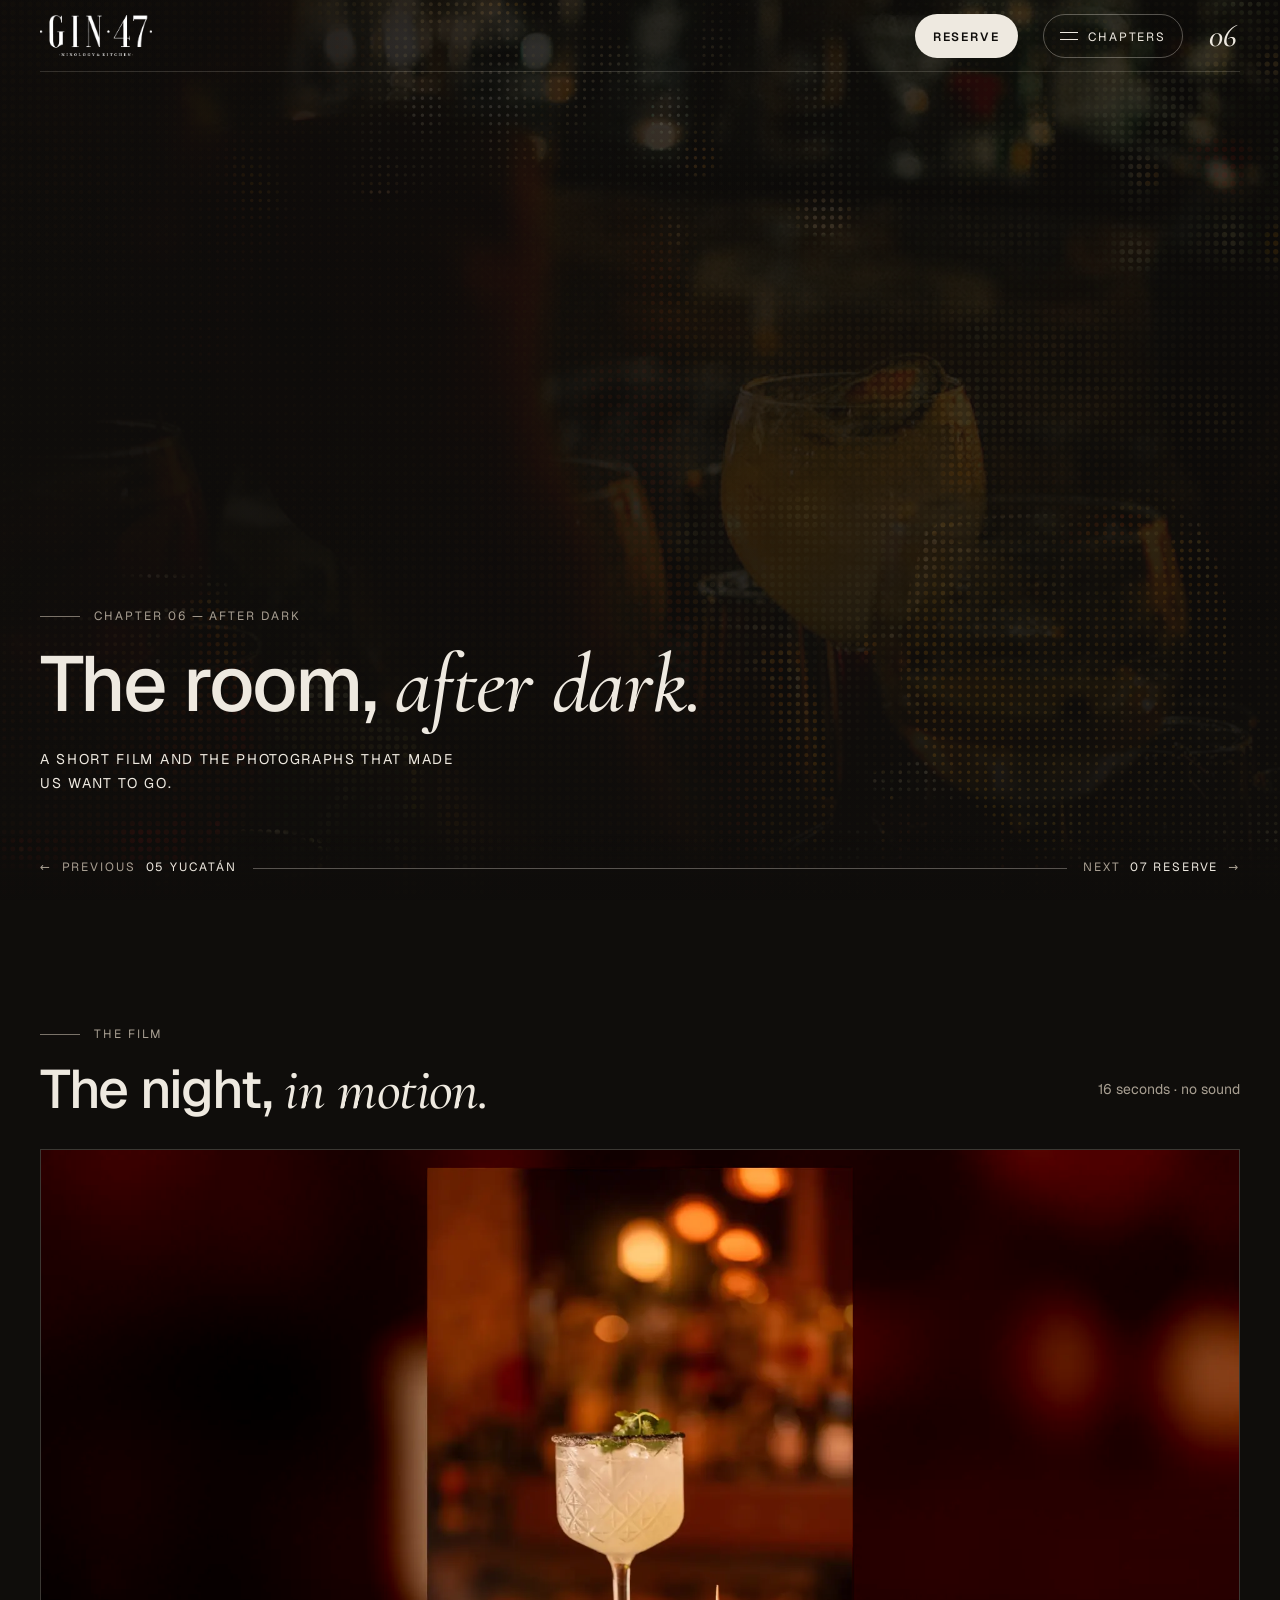
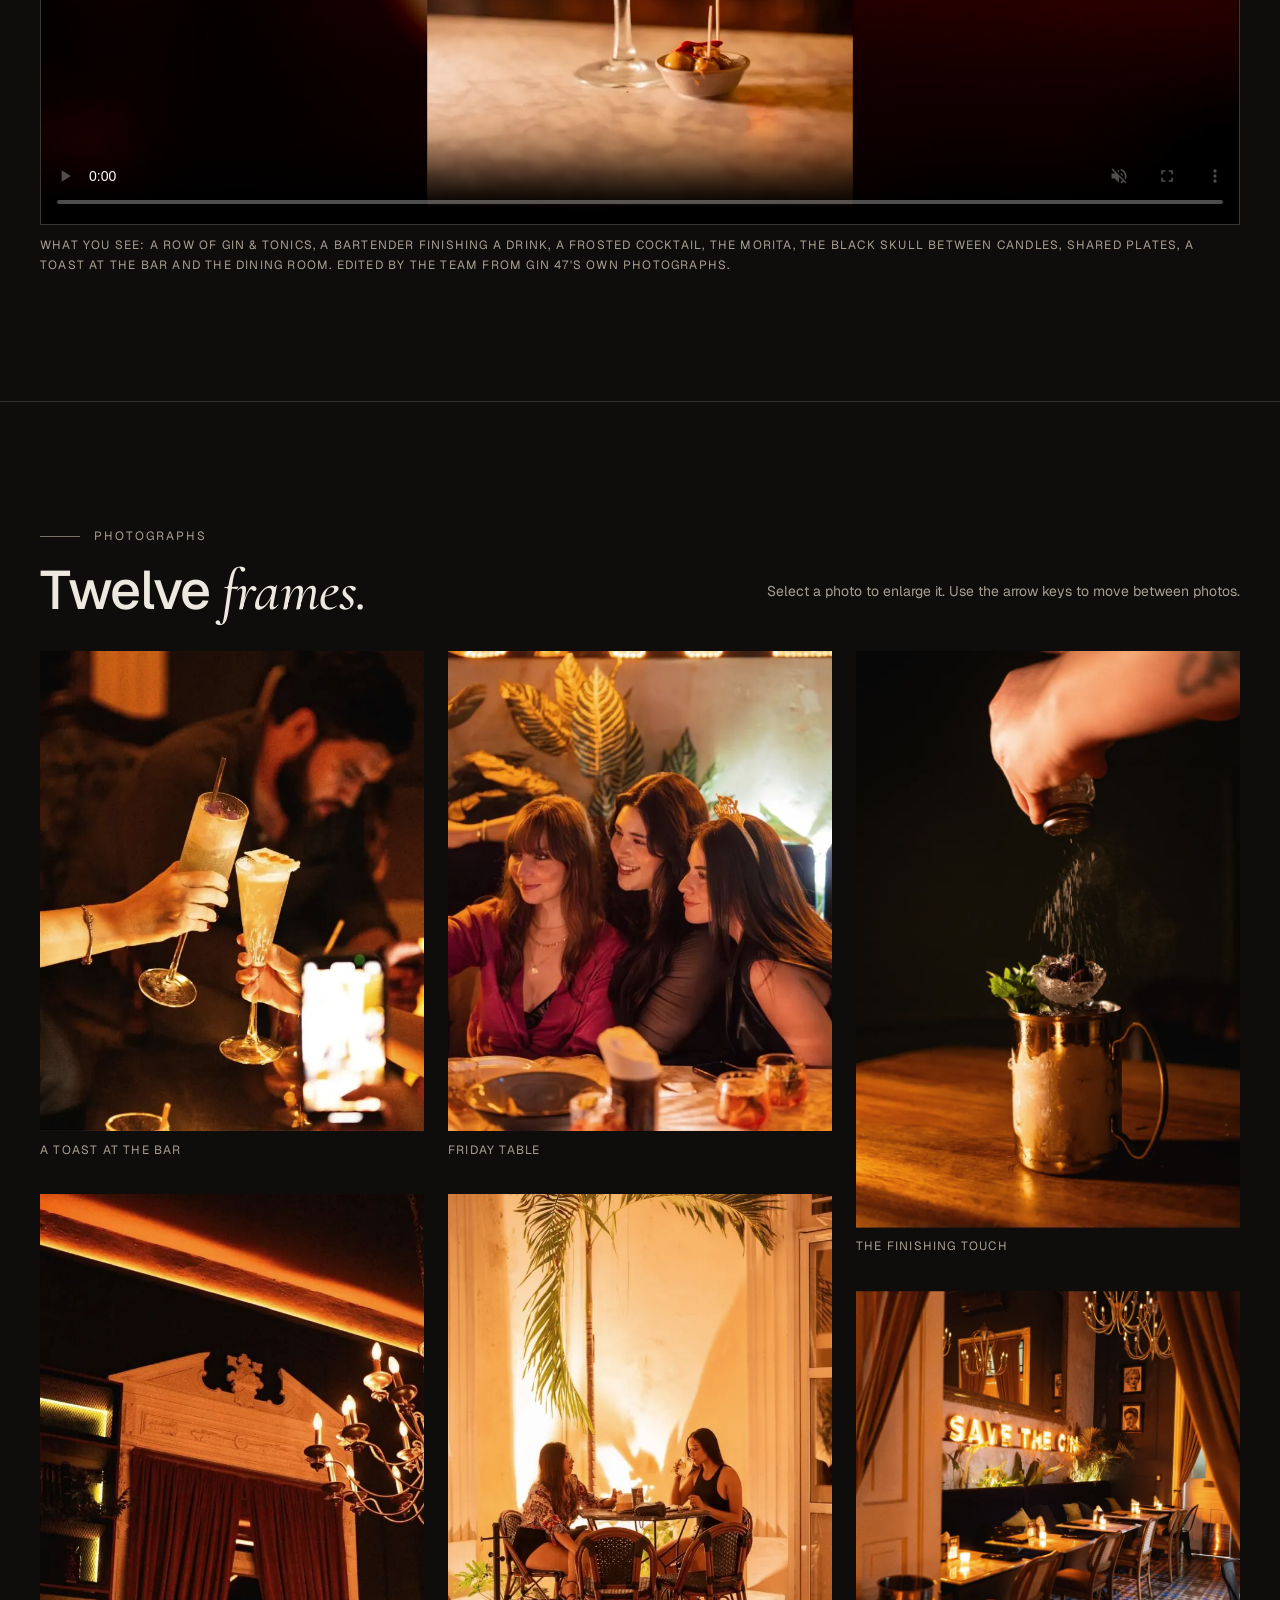
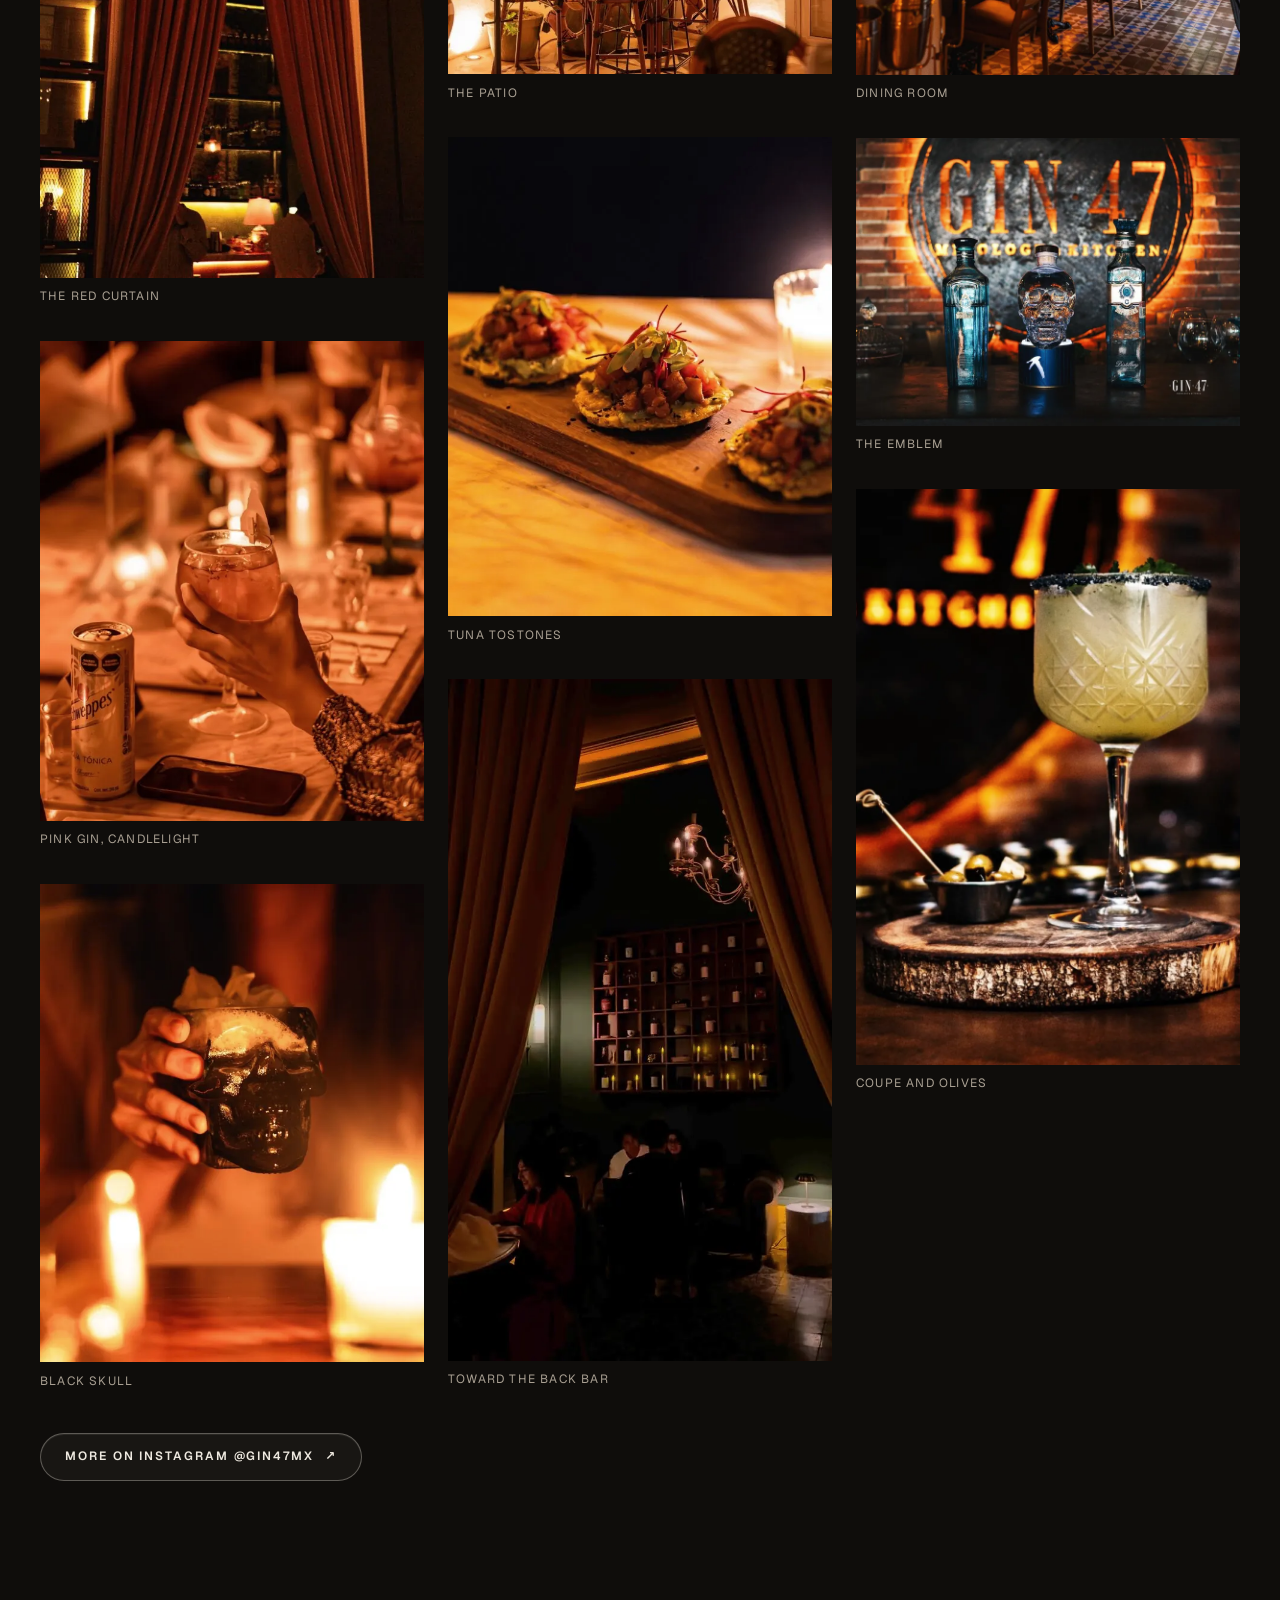
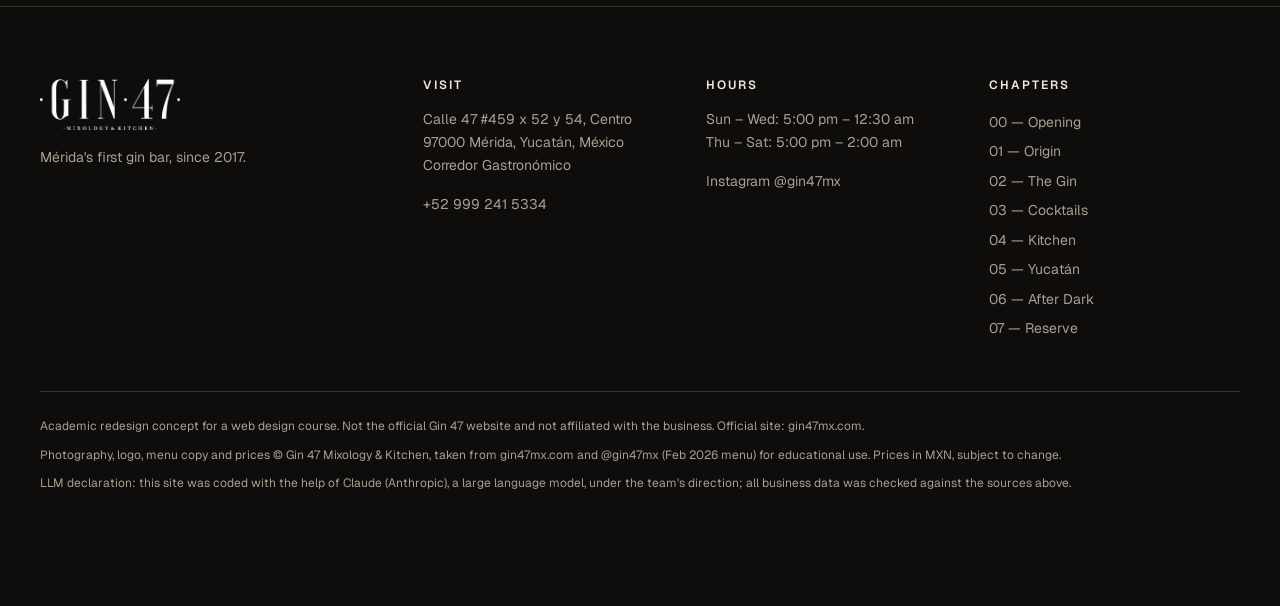
<file: gallery.html>
<!DOCTYPE html>
<html lang="en">
<head>
<meta charset="utf-8">
<meta name="viewport" content="width=device-width, initial-scale=1">
<meta name="robots" content="noindex"><!-- course concept: keep it out of search so it never competes with gin47mx.com -->
<title>After dark — film and photo gallery | Gin 47</title>
<meta name="description" content="A short film and photo gallery of nights at Gin 47 in Mérida&#x27;s historic centre.">
<meta name="theme-color" content="#0f0d0b">
<meta property="og:title" content="After dark — film and photo gallery | Gin 47">
<meta property="og:description" content="A short film and photo gallery of nights at Gin 47 in Mérida&#x27;s historic centre.">
<meta property="og:type" content="website">
<link rel="icon" href="img/favicon.png" type="image/png">
<link rel="preload" href="fonts/geist-var.woff2" as="font" type="font/woff2" crossorigin>
<link rel="stylesheet" href="css/styles.css?v=2">
<script>document.documentElement.classList.add('js');</script>
</head>
<body data-chapter="06">
<a class="skip-link" href="#main">Skip to content</a>

<header class="site-header">
  <div class="container site-header__inner">
    <a class="brand" href="index.html" aria-label="Gin 47 Mixology &amp; Kitchen — home">
      <img src="img/logo.webp" width="589" height="213" alt="Gin 47 Mixology &amp; Kitchen">
    </a>
    <div class="header-right">
      <a class="header-cta" href="contact.html#reserve"><span data-roll>Reserve</span></a>
      <button class="menu-btn" type="button" aria-haspopup="dialog" aria-controls="chapter-index">
        <span class="menu-btn__icon" aria-hidden="true"></span> <span data-roll>Chapters</span>
      </button>
      <span class="chapter-no"><span class="visually-hidden">Chapter </span><span data-chapter-no>06</span><span class="visually-hidden"> of 07</span></span>
    </div>
  </div>
</header>

<dialog class="index-dialog" id="chapter-index" aria-labelledby="index-title" data-lenis-prevent>
  <div class="container">
    <div class="index-dialog__top">
      <p id="index-title" class="eyebrow" style="margin:0">The exhibition — 8 rooms</p>
      <button class="menu-btn" type="button" data-close>Close <span aria-hidden="true">&times;</span></button>
    </div>
    <nav aria-label="Chapters">
      <ol class="index-list">
<li><a href="index.html"><span class="num">00</span><span class="title">Opening</span><span class="hint">The bar, tonight</span></a></li>
<li><a href="about.html"><span class="num">01</span><span class="title">Origin</span><span class="hint">Since 2017</span></a></li>
<li><a href="gin.html"><span class="num">02</span><span class="title">The Gin</span><span class="hint">Anatomy &amp; library</span></a></li>
<li><a href="cocktails.html"><span class="num">03</span><span class="title">Cocktails</span><span class="hint">Author drinks</span></a></li>
<li><a href="products.html"><span class="num">04</span><span class="title">Kitchen</span><span class="hint">Menu &amp; prices</span></a></li>
<li><a href="yucatan.html"><span class="num">05</span><span class="title">Yucatán</span><span class="hint">Local flavours</span></a></li>
<li><a href="gallery.html" aria-current="page"><span class="num">06</span><span class="title">After Dark</span><span class="hint">Film &amp; photos</span></a></li>
<li><a href="contact.html"><span class="num">07</span><span class="title">Reserve</span><span class="hint">Table, map &amp; hours</span></a></li>
      </ol>
    </nav>
  </div>
</dialog>

<main id="main">
<section class="hero has-dots" aria-labelledby="hero-title">
  <div class="hero__media" data-dots>
    <img src="img/bar-counter-1600.webp" srcset="img/bar-counter-800.webp 800w, img/bar-counter-1600.webp 1600w" sizes="100vw" width="1600" height="1599" alt="Glasses of gin cocktails glowing amber on the bar counter, bottles out of focus on the shelves behind" fetchpriority="high">
  </div>
  <div class="container hero__content">
    <p class="eyebrow" data-reveal>Chapter 06 — After Dark</p>
    <h1 id="hero-title" data-reveal style="--i:1">The room, <em>after dark.</em></h1>
    <p class="caps" data-reveal style="--i:2">A short film and the photographs that made us want to go.</p>
  </div>
</section>

<section class="section" aria-labelledby="film-title">
  <div class="container">
    <div class="menu-head">
      <div>
        <p class="eyebrow">The film</p>
        <h2 id="film-title" class="h2">The night, <em>in motion.</em></h2>
      </div>
      <p class="muted price-note">16 seconds · no sound</p>
    </div>
    <figure data-reveal>
      <div class="video-frame">
        <video controls playsinline muted preload="metadata" poster="video/gin47-night-poster.webp" width="1280" height="720" aria-describedby="film-desc">
          <source src="video/gin47-night.mp4" type="video/mp4">
          Your browser cannot play this video. <a href="video/gin47-night.mp4">Download the film (MP4, 5.2 MB)</a>.
        </video>
      </div>
      <figcaption id="film-desc" class="caption">What you see: a row of gin &amp; tonics, a bartender finishing a drink, a frosted cocktail, the Morita, the Black Skull between candles, shared plates, a toast at the bar and the dining room. Edited by the team from Gin 47's own photographs.</figcaption>
    </figure>
  </div>
</section>

<section class="section" aria-labelledby="photos-title">
  <div class="container">
    <div class="menu-head">
      <div>
        <p class="eyebrow">Photographs</p>
        <h2 id="photos-title" class="h2">Twelve <em>frames.</em></h2>
      </div>
      <p class="muted price-note">Select a photo to enlarge it. Use the arrow keys to move between photos.</p>
    </div>
    <ul class="masonry" data-gallery>
      <li><button class="shot" type="button"><span class="visually-hidden">Enlarge photo: </span><img src="img/cheers-1600.webp" srcset="img/cheers-1600.webp 640w" sizes="(min-width: 900px) 30vw, 50vw" width="640" height="800" alt="Two guests raise a flute and a tall glass in a toast across the bar" loading="lazy" decoding="async"><span class="shot__cap">A toast at the bar</span></button></li>
      <li><button class="shot" type="button"><span class="visually-hidden">Enlarge photo: </span><img src="img/curtain-door-1600.webp" srcset="img/curtain-door-1600.webp 640w" sizes="(min-width: 900px) 30vw, 50vw" width="640" height="1139" alt="An arched doorway framed by red velvet curtains and a candle chandelier" loading="lazy" decoding="async"><span class="shot__cap">The red curtain</span></button></li>
      <li><button class="shot" type="button"><span class="visually-hidden">Enlarge photo: </span><img src="img/pink-toast-1600.webp" srcset="img/pink-toast-1600.webp 640w" sizes="(min-width: 900px) 30vw, 50vw" width="640" height="800" alt="A hand lifts a pink gin cocktail in a balloon glass over a candlelit table" loading="lazy" decoding="async"><span class="shot__cap">Pink gin, candlelight</span></button></li>
      <li><button class="shot" type="button"><span class="visually-hidden">Enlarge photo: </span><img src="img/black-skull-1600.webp" srcset="img/black-skull-1600.webp 640w" sizes="(min-width: 900px) 30vw, 50vw" width="640" height="798" alt="The Black Skull cocktail in a black skull-shaped glass between two candles" loading="lazy" decoding="async"><span class="shot__cap">Black Skull</span></button></li>
      <li><button class="shot" type="button"><span class="visually-hidden">Enlarge photo: </span><img src="img/friends-1600.webp" srcset="img/friends-1600.webp 640w" sizes="(min-width: 900px) 30vw, 50vw" width="640" height="800" alt="Three friends smile close together at a table, with drinks and plants around them" loading="lazy" decoding="async"><span class="shot__cap">Friday table</span></button></li>
      <li><button class="shot" type="button"><span class="visually-hidden">Enlarge photo: </span><img src="img/patio-1600.webp" srcset="img/patio-1600.webp 640w" sizes="(min-width: 900px) 30vw, 50vw" width="640" height="800" alt="Two women talk at a small table on a patio lit by a chandelier, palms behind them" loading="lazy" decoding="async"><span class="shot__cap">The patio</span></button></li>
      <li><button class="shot" type="button"><span class="visually-hidden">Enlarge photo: </span><img src="img/tostones-1600.webp" srcset="img/tostones-1600.webp 640w" sizes="(min-width: 900px) 30vw, 50vw" width="640" height="798" alt="Three tuna tostones on a wooden board, a candle glowing behind" loading="lazy" decoding="async"><span class="shot__cap">Tuna tostones</span></button></li>
      <li><button class="shot" type="button"><span class="visually-hidden">Enlarge photo: </span><img src="img/curtain-room-1600.webp" srcset="img/curtain-room-1600.webp 640w" sizes="(min-width: 900px) 30vw, 50vw" width="640" height="1136" alt="A dark room with red curtains opening onto a lit back bar" loading="lazy" decoding="async"><span class="shot__cap">Toward the back bar</span></button></li>
      <li><button class="shot" type="button"><span class="visually-hidden">Enlarge photo: </span><img src="img/pouring-1600.webp" srcset="img/pouring-800.webp 800w, img/pouring-1600.webp 900w" sizes="(min-width: 900px) 30vw, 50vw" width="900" height="1351" alt="A bartender sprinkles a finishing touch over a cocktail in a copper mug" loading="lazy" decoding="async"><span class="shot__cap">The finishing touch</span></button></li>
      <li><button class="shot" type="button"><span class="visually-hidden">Enlarge photo: </span><img src="img/interior-1600.webp" srcset="img/interior-1600.webp 800w" sizes="(min-width: 900px) 30vw, 50vw" width="800" height="800" alt="The dining room with a pink neon sign, chandeliers and patterned floor tiles" loading="lazy" decoding="async"><span class="shot__cap">Dining room</span></button></li>
      <li><button class="shot" type="button"><span class="visually-hidden">Enlarge photo: </span><img src="img/logo-wall-1600.webp" srcset="img/logo-wall-800.webp 800w, img/logo-wall-1600.webp 1080w" sizes="(min-width: 900px) 30vw, 50vw" width="1080" height="810" alt="Two gin bottles in front of a glowing Gin 47 logo on brick" loading="lazy" decoding="async"><span class="shot__cap">The emblem</span></button></li>
      <li><button class="shot" type="button"><span class="visually-hidden">Enlarge photo: </span><img src="img/olive-cocktail-1600.webp" srcset="img/olive-cocktail-800.webp 800w, img/olive-cocktail-1600.webp 900w" sizes="(min-width: 900px) 30vw, 50vw" width="900" height="1350" alt="A gold cocktail in a crystal coupe with a dish of olives, a Kitchen sign glowing behind" loading="lazy" decoding="async"><span class="shot__cap">Coupe and olives</span></button></li>
    </ul>
    <div class="btn-row">
      <a class="btn" href="https://www.instagram.com/gin47mx/" rel="noopener" target="_blank">More on Instagram @gin47mx <span class="arrow" aria-hidden="true">&nearr;</span><span class="visually-hidden"> (opens in a new tab)</span></a>
    </div>
  </div>
</section>

<dialog class="lightbox" aria-label="Photo viewer" data-lightbox>
  <img src="img/cheers-1600.webp" width="640" height="800" alt="" data-lightbox-img>
  <div class="lightbox__bar">
    <p data-lightbox-caption></p>
    <div class="lightbox__ctrl">
      <button class="icon-btn" type="button" data-lightbox-prev aria-label="Previous photo">&larr;</button>
      <button class="icon-btn" type="button" data-lightbox-next aria-label="Next photo">&rarr;</button>
      <button class="icon-btn" type="button" data-lightbox-close>Close</button>
    </div>
  </div>
</dialog>

</main>

<footer class="site-footer">
  <div class="container">
    <div class="footer-grid">
      <div>
        <img class="logo" src="img/logo.webp" width="589" height="213" alt="Gin 47 Mixology &amp; Kitchen" loading="lazy">
        <p>Mérida's first gin bar, since 2017.</p>
      </div>
      <div>
        <h2>Visit</h2>
        <address>Calle 47 #459 x 52 y 54, Centro<br>97000 Mérida, Yucatán, México<br>Corredor Gastronómico</address>
        <p style="margin-top:1rem"><a href="tel:+529992415334">+52&nbsp;999&nbsp;241&nbsp;5334</a></p>
      </div>
      <div>
        <h2>Hours</h2>
        <p>Sun – Wed: 5:00 pm – 12:30 am<br>Thu – Sat: 5:00 pm – 2:00 am</p>
        <p><a href="https://www.instagram.com/gin47mx/" rel="noopener" target="_blank">Instagram @gin47mx<span class="visually-hidden"> (opens in a new tab)</span></a></p>
      </div>
      <nav aria-label="Footer">
        <h2>Chapters</h2>
        <ul>
<li><a href="index.html">00 — Opening</a></li>
<li><a href="about.html">01 — Origin</a></li>
<li><a href="gin.html">02 — The Gin</a></li>
<li><a href="cocktails.html">03 — Cocktails</a></li>
<li><a href="products.html">04 — Kitchen</a></li>
<li><a href="yucatan.html">05 — Yucatán</a></li>
<li><a href="gallery.html">06 — After Dark</a></li>
<li><a href="contact.html">07 — Reserve</a></li>
        </ul>
      </nav>
    </div>
    <div class="footer-legal">
      <p>Academic redesign concept for a web design course. Not the official Gin 47 website and not affiliated with the business. Official site: <a href="https://gin47mx.com/" rel="noopener" target="_blank">gin47mx.com<span class="visually-hidden"> (opens in a new tab)</span></a>.</p>
      <p>Photography, logo, menu copy and prices © Gin 47 Mixology &amp; Kitchen, taken from gin47mx.com and @gin47mx (Feb 2026 menu) for educational use. Prices in MXN, subject to change.</p>
      <p>LLM declaration: this site was coded with the help of Claude (Anthropic), a large language model, under the team's direction; all business data was checked against the sources above.</p>
    </div>
  </div>
</footer>

<nav class="chapter-bar" aria-label="Previous and next chapter">
  <div class="container chapter-bar__inner">
    <a href="yucatan.html" rel="prev"><span aria-hidden="true">&larr;</span> Previous <span class="label">05 Yucatán</span></a>
    <div class="chapter-bar__track" aria-hidden="true"><div class="chapter-bar__fill"></div></div>
    <a href="contact.html" rel="next">Next <span class="label">07 Reserve</span> <span aria-hidden="true">&rarr;</span></a>
  </div>
</nav>

<script src="js/vendor/gsap.min.js" defer></script>
<script src="js/vendor/ScrollTrigger.min.js" defer></script>
<script src="js/vendor/lenis.min.js" defer></script>
<script src="js/main.js?v=2" defer></script>
</body>
</html>
</file>
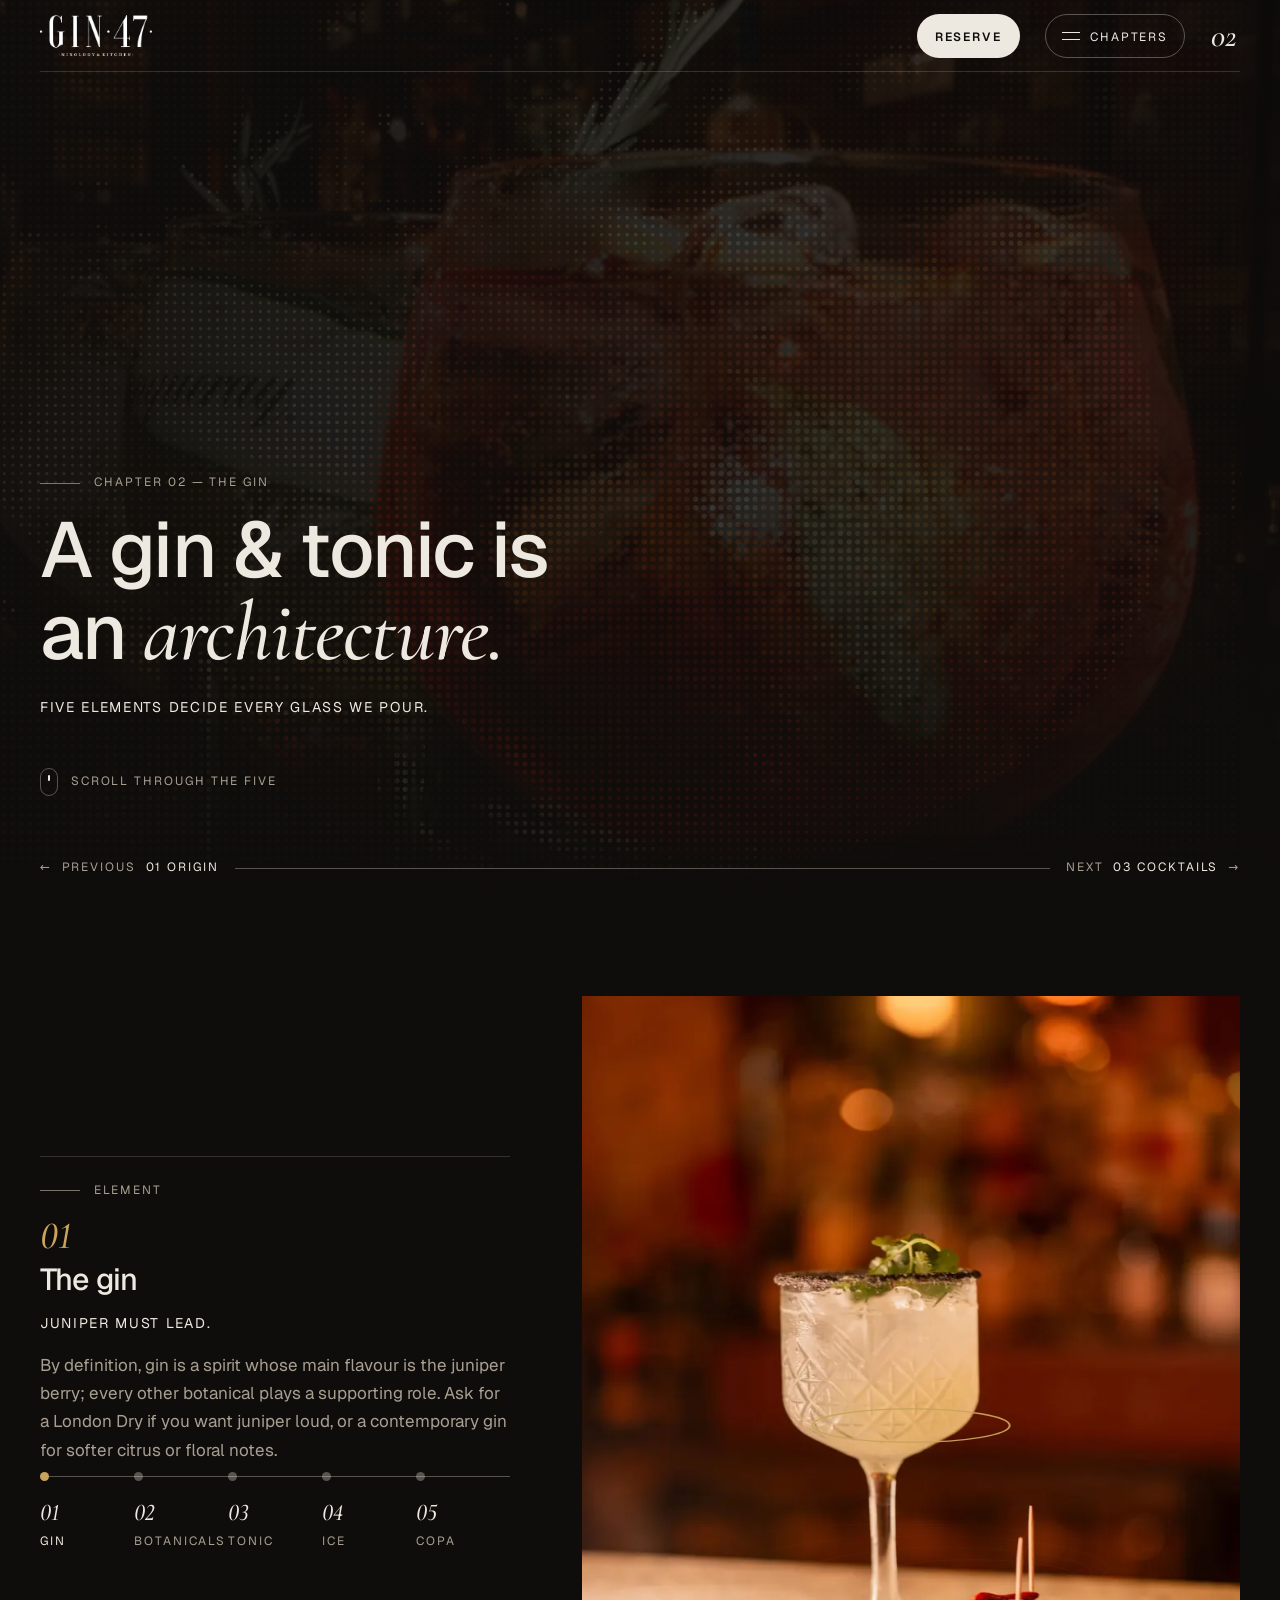
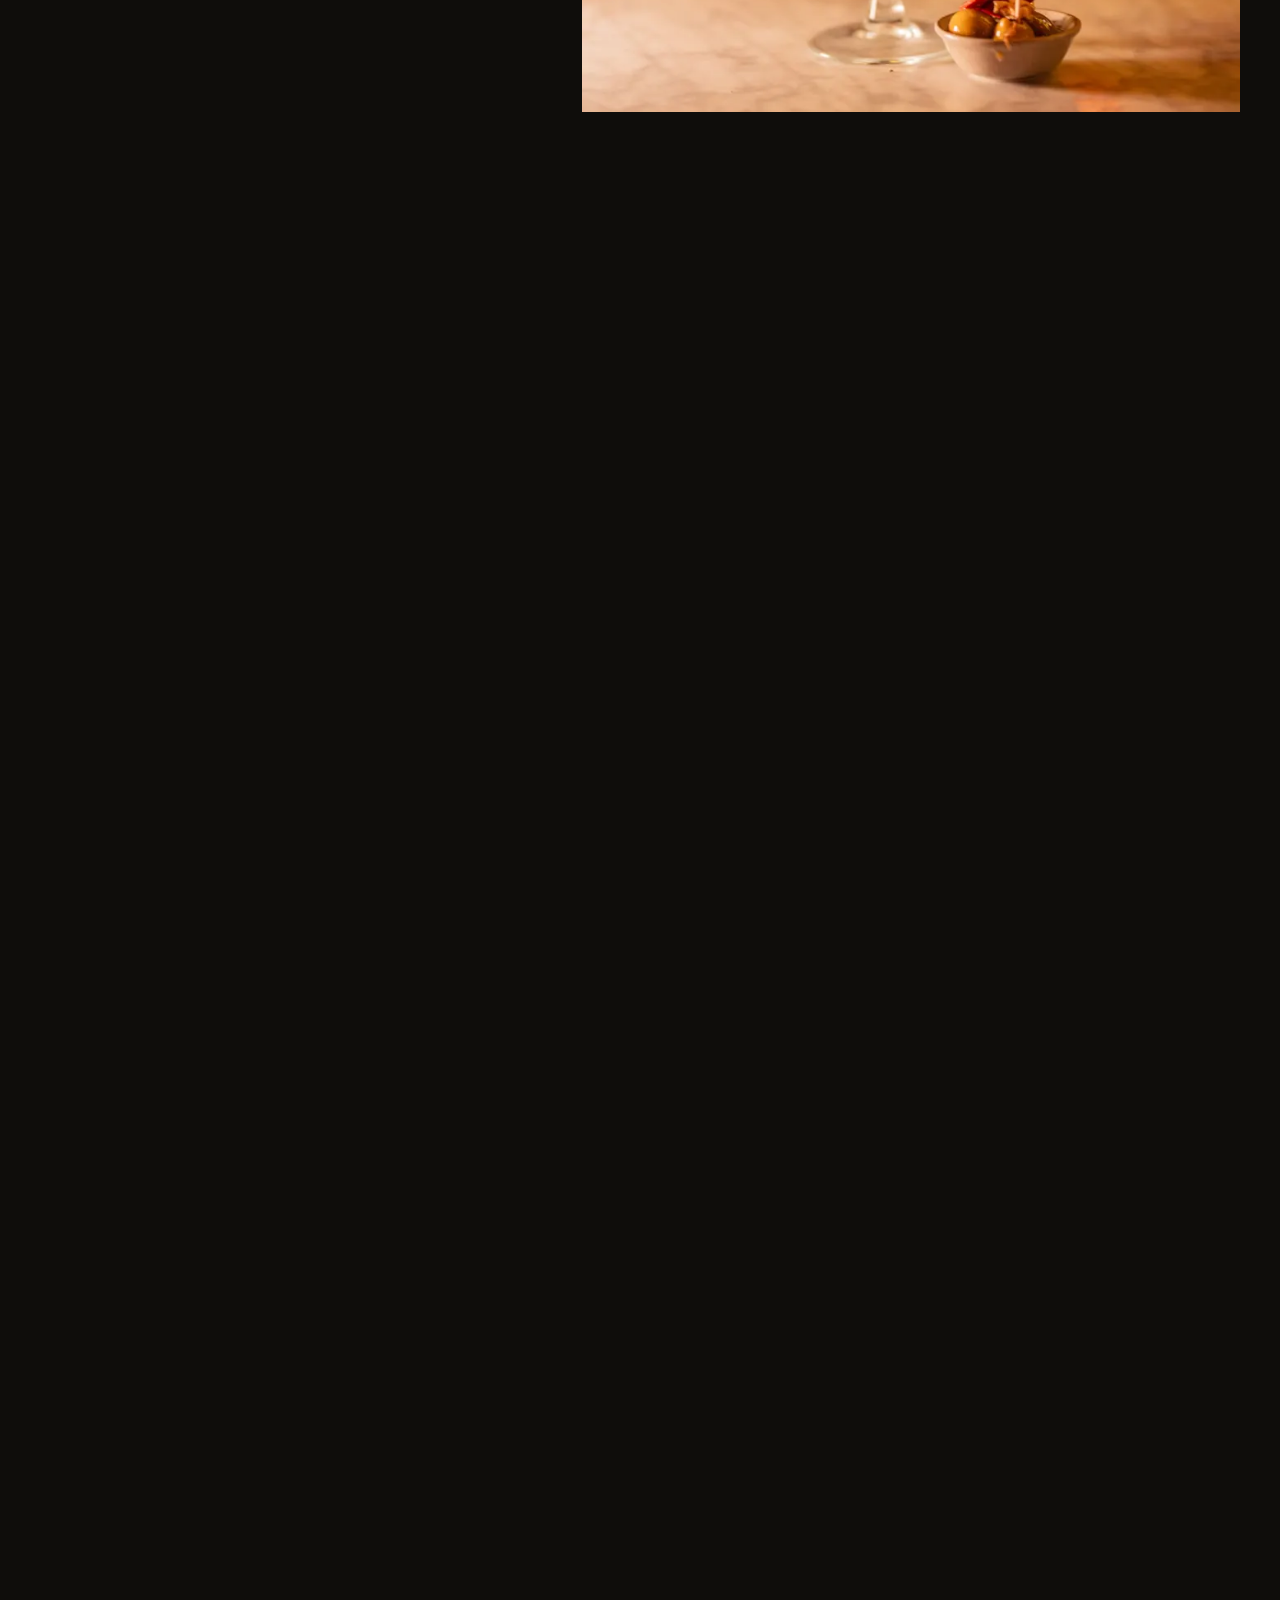
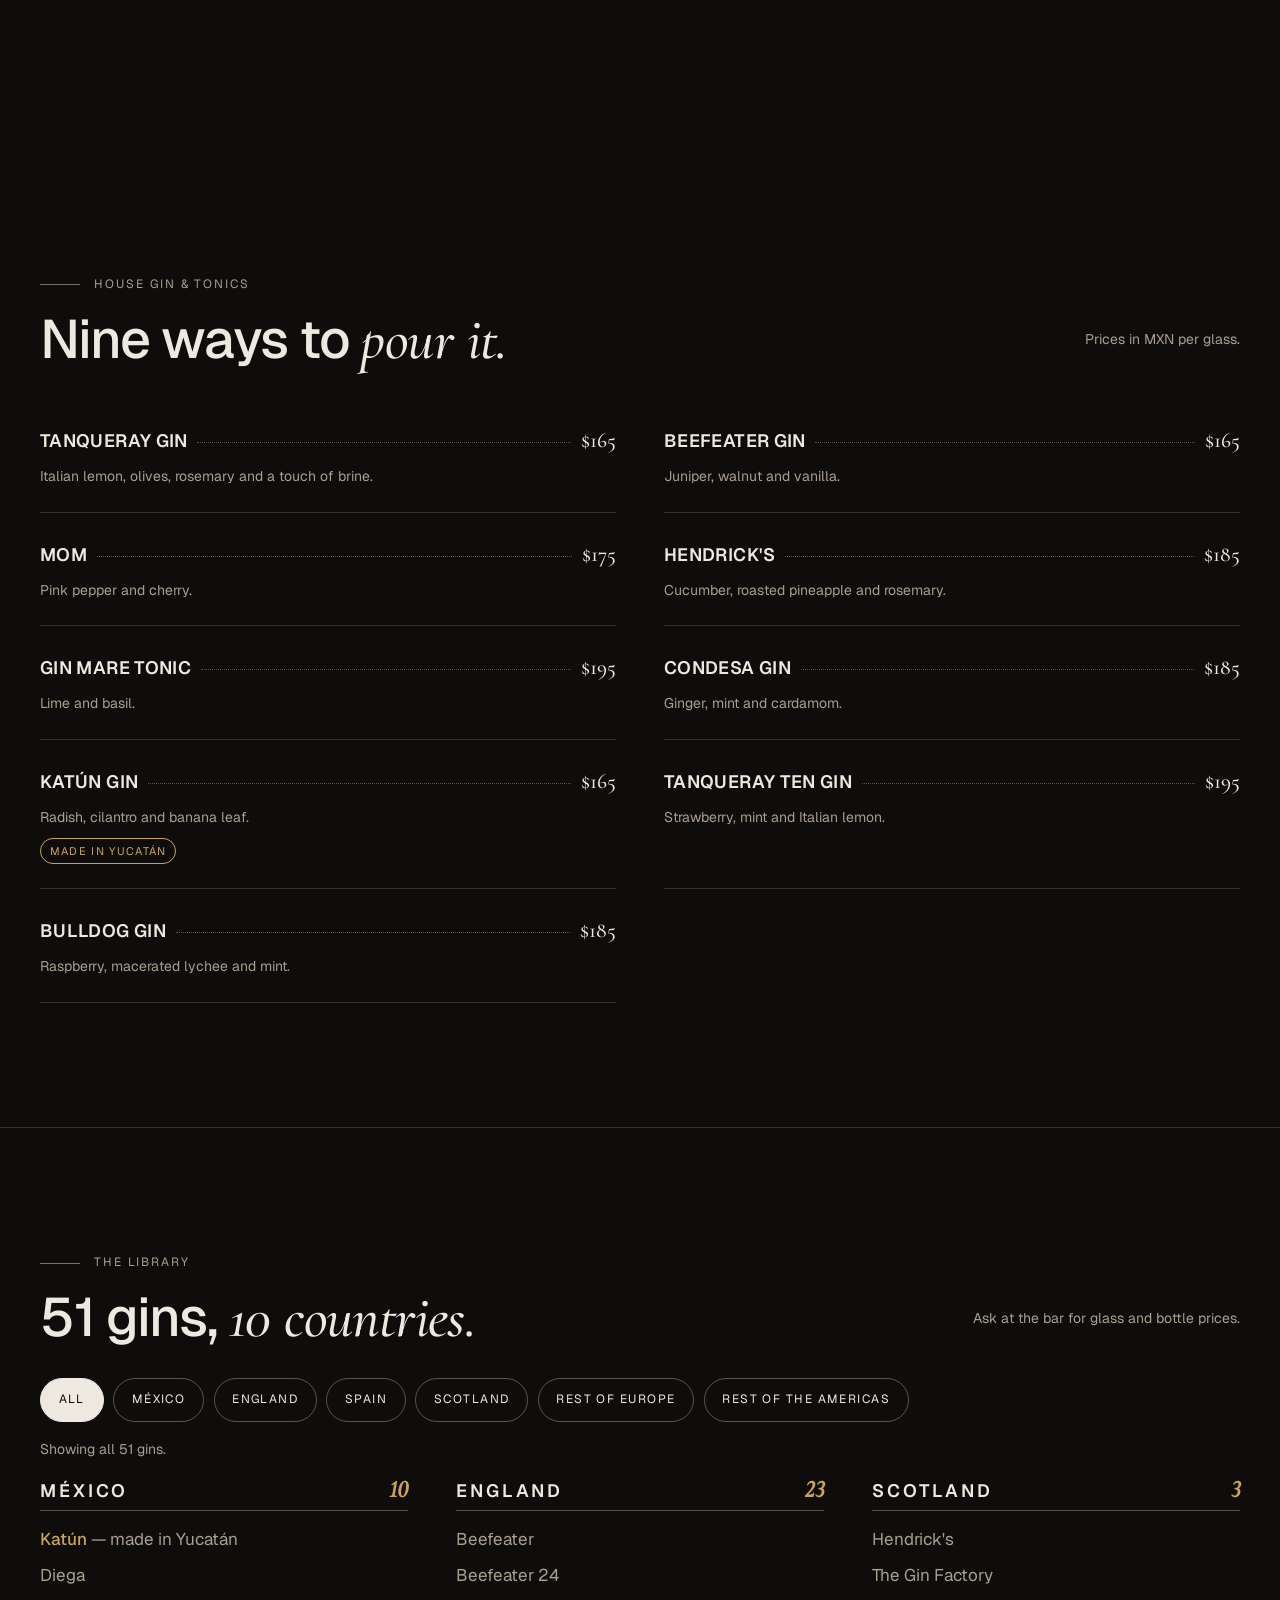
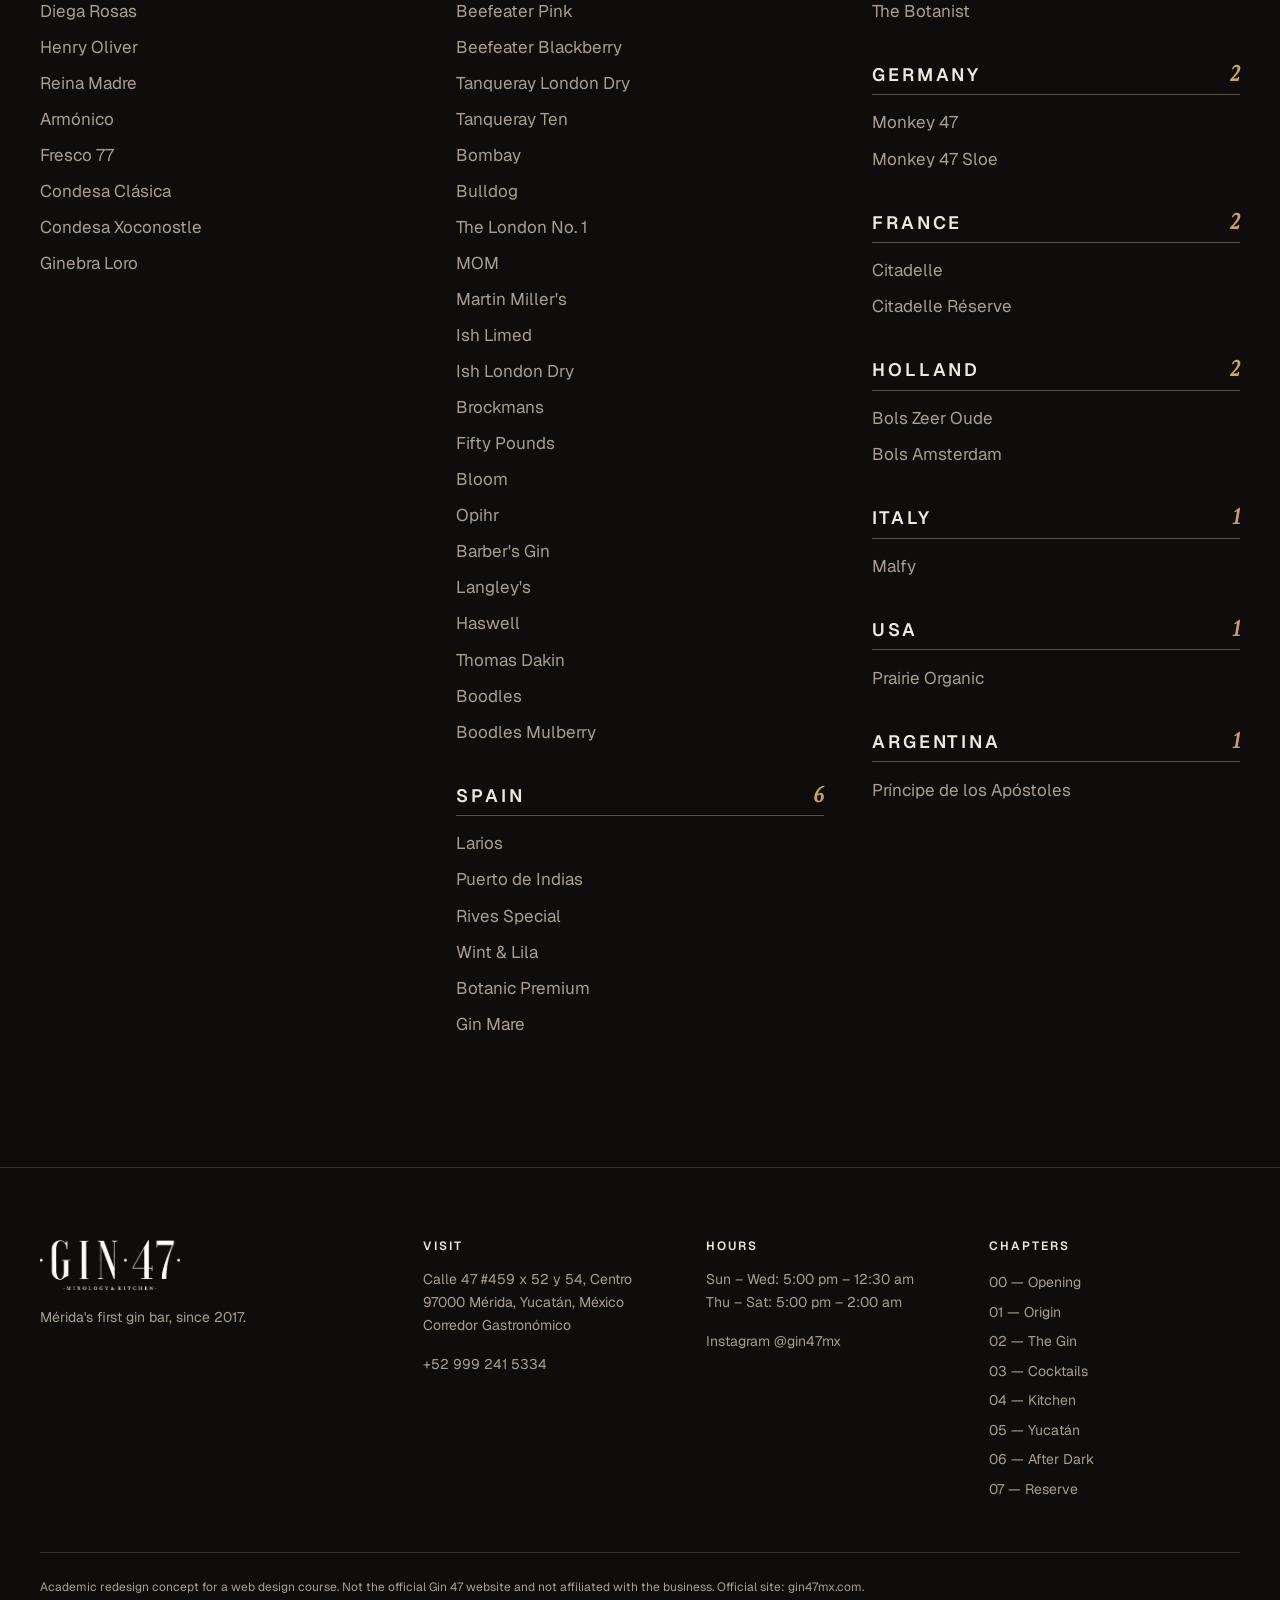
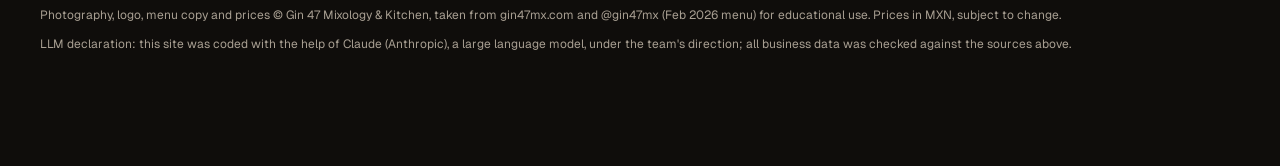
<file: gin.html>
<!DOCTYPE html>
<html lang="en">
<head>
<meta charset="utf-8">
<meta name="viewport" content="width=device-width, initial-scale=1">
<meta name="robots" content="noindex"><!-- course concept: keep it out of search so it never competes with gin47mx.com -->
<title>The gin — anatomy of a gin &amp; tonic and our 51-label library | Gin 47</title>
<meta name="description" content="The five elements of a gin &amp; tonic, our nine house G&amp;Ts and the full gin library by country.">
<meta name="theme-color" content="#0f0d0b">
<meta property="og:title" content="The gin — anatomy of a gin &amp; tonic and our 51-label library | Gin 47">
<meta property="og:description" content="The five elements of a gin &amp; tonic, our nine house G&amp;Ts and the full gin library by country.">
<meta property="og:type" content="website">
<link rel="icon" href="img/favicon.png" type="image/png">
<link rel="preload" href="fonts/geist-var.woff2" as="font" type="font/woff2" crossorigin>
<link rel="stylesheet" href="css/styles.css?v=2">
<script>document.documentElement.classList.add('js');</script>
</head>
<body data-chapter="02">
<a class="skip-link" href="#main">Skip to content</a>

<header class="site-header">
  <div class="container site-header__inner">
    <a class="brand" href="index.html" aria-label="Gin 47 Mixology &amp; Kitchen — home">
      <img src="img/logo.webp" width="589" height="213" alt="Gin 47 Mixology &amp; Kitchen">
    </a>
    <div class="header-right">
      <a class="header-cta" href="contact.html#reserve"><span data-roll>Reserve</span></a>
      <button class="menu-btn" type="button" aria-haspopup="dialog" aria-controls="chapter-index">
        <span class="menu-btn__icon" aria-hidden="true"></span> <span data-roll>Chapters</span>
      </button>
      <span class="chapter-no"><span class="visually-hidden">Chapter </span><span data-chapter-no>02</span><span class="visually-hidden"> of 07</span></span>
    </div>
  </div>
</header>

<dialog class="index-dialog" id="chapter-index" aria-labelledby="index-title" data-lenis-prevent>
  <div class="container">
    <div class="index-dialog__top">
      <p id="index-title" class="eyebrow" style="margin:0">The exhibition — 8 rooms</p>
      <button class="menu-btn" type="button" data-close>Close <span aria-hidden="true">&times;</span></button>
    </div>
    <nav aria-label="Chapters">
      <ol class="index-list">
<li><a href="index.html"><span class="num">00</span><span class="title">Opening</span><span class="hint">The bar, tonight</span></a></li>
<li><a href="about.html"><span class="num">01</span><span class="title">Origin</span><span class="hint">Since 2017</span></a></li>
<li><a href="gin.html" aria-current="page"><span class="num">02</span><span class="title">The Gin</span><span class="hint">Anatomy &amp; library</span></a></li>
<li><a href="cocktails.html"><span class="num">03</span><span class="title">Cocktails</span><span class="hint">Author drinks</span></a></li>
<li><a href="products.html"><span class="num">04</span><span class="title">Kitchen</span><span class="hint">Menu &amp; prices</span></a></li>
<li><a href="yucatan.html"><span class="num">05</span><span class="title">Yucatán</span><span class="hint">Local flavours</span></a></li>
<li><a href="gallery.html"><span class="num">06</span><span class="title">After Dark</span><span class="hint">Film &amp; photos</span></a></li>
<li><a href="contact.html"><span class="num">07</span><span class="title">Reserve</span><span class="hint">Table, map &amp; hours</span></a></li>
      </ol>
    </nav>
  </div>
</dialog>

<main id="main">
<section class="hero has-dots" aria-labelledby="hero-title">
  <div class="hero__media" data-dots>
    <img src="img/gt-trio-1600.webp" srcset="img/gt-trio-800.webp 800w, img/gt-trio-1600.webp 1241w" sizes="100vw" width="1241" height="1241" alt="Three gin and tonics in balloon glasses on the bar; the front one is red with ice and a citrus wheel" fetchpriority="high">
  </div>
  <div class="container hero__content">
    <p class="eyebrow" data-reveal>Chapter 02 — The Gin</p>
    <h1 id="hero-title" data-reveal style="--i:1">A gin &amp; tonic is an <em>architecture.</em></h1>
    <p class="caps" data-reveal style="--i:2">Five elements decide every glass we pour.</p>
    <p class="scroll-cue" aria-hidden="true"><span class="scroll-cue__mouse"></span> Scroll through the five</p>
  </div>
</section>

<section class="section anatomy" data-anatomy aria-labelledby="anatomy-title">
  <div class="container">
    <h2 id="anatomy-title" class="visually-hidden">Anatomy of a gin and tonic</h2>
    <div class="anatomy__grid">
      <div>
        <ol class="anatomy__steps">
          <li class="anatomy__step" id="step-gin">
            <p class="eyebrow">Element</p>
            <span class="num">01</span>
            <h3>The gin</h3>
            <p class="caps">Juniper must lead.</p>
            <p class="muted">By definition, gin is a spirit whose main flavour is the juniper berry; every other botanical plays a supporting role. Ask for a London Dry if you want juniper loud, or a contemporary gin for softer citrus or floral notes.</p>
          </li>
          <li class="anatomy__step" id="step-botanicals">
            <p class="eyebrow">Element</p>
            <span class="num">02</span>
            <h3>Botanicals</h3>
            <p class="caps">The garnish repeats what is in the bottle.</p>
            <p class="muted">Katún, a gin from Yucatán, is served with radish, cilantro and banana leaf. Hendrick's gets cucumber, roasted pineapple and rosemary.</p>
          </li>
          <li class="anatomy__step" id="step-tonic">
            <p class="eyebrow">Element</p>
            <span class="num">03</span>
            <h3>Tonic</h3>
            <p class="caps">Bitterness frames the gin.</p>
            <p class="muted">Quinine gives tonic its bitter edge, and the bubbles lift the aromas. Fever-Tree and Schweppes quina are on the list.</p>
          </li>
          <li class="anatomy__step" id="step-ice">
            <p class="eyebrow">Element</p>
            <span class="num">04</span>
            <h3>Ice</h3>
            <p class="caps">Cold, hard and plenty of it.</p>
            <p class="muted">A full glass of large, clear ice melts slowly, so the drink stays cold without being watered down.</p>
          </li>
          <li class="anatomy__step" id="step-glass">
            <p class="eyebrow">Element</p>
            <span class="num">05</span>
            <h3>The copa</h3>
            <p class="caps">A wide bowl for ice and aroma.</p>
            <p class="muted">The balloon glass, the Spanish <span lang="es">copa balón</span>, holds a lot of ice and gathers the aroma at the rim, where the nose meets the drink.</p>
          </li>
        </ol>
        <div class="anatomy__rail" role="group" aria-label="Go to element">
          <button type="button" data-step="0"><span class="num">01</span>Gin</button>
          <button type="button" data-step="1"><span class="num">02</span>Botanicals</button>
          <button type="button" data-step="2"><span class="num">03</span>Tonic</button>
          <button type="button" data-step="3"><span class="num">04</span>Ice</button>
          <button type="button" data-step="4"><span class="num">05</span>Copa</button>
        </div>
      </div>
      <div class="anatomy__visual" aria-hidden="true">
        <div class="frame frame--tall">
          <img src="img/bokeh-cocktail-1600.webp" srcset="img/bokeh-cocktail-800.webp 800w, img/bokeh-cocktail-1600.webp 1600w" sizes="50vw" width="1600" height="2400" alt="" loading="lazy">
        </div>
        <svg class="anatomy__rings" viewBox="0 0 400 600" preserveAspectRatio="none">
          <ellipse cx="200" cy="360" rx="60" ry="14"/>
          <ellipse cx="200" cy="360" rx="100" ry="24"/>
          <ellipse cx="200" cy="360" rx="140" ry="34"/>
          <ellipse cx="200" cy="360" rx="180" ry="44"/>
          <ellipse cx="200" cy="360" rx="220" ry="54"/>
        </svg>
      </div>
    </div>
  </div>
</section>

<section class="section" aria-labelledby="gt-title">
  <div class="container">
    <div class="menu-head">
      <div>
        <p class="eyebrow">House gin &amp; tonics</p>
        <h2 id="gt-title" class="h2">Nine ways to <em>pour it.</em></h2>
      </div>
      <p class="muted price-note">Prices in MXN per glass.</p>
    </div>
    <ul class="menu-grid">
      <li class="dish dish--dark"><div class="dish__top"><h3 class="dish__name">Tanqueray Gin</h3><span class="dish__leader"></span><span class="dish__price">$165</span></div><p class="dish__desc">Italian lemon, olives, rosemary and a touch of brine.</p></li>
      <li class="dish dish--dark"><div class="dish__top"><h3 class="dish__name">Beefeater Gin</h3><span class="dish__leader"></span><span class="dish__price">$165</span></div><p class="dish__desc">Juniper, walnut and vanilla.</p></li>
      <li class="dish dish--dark"><div class="dish__top"><h3 class="dish__name">MOM</h3><span class="dish__leader"></span><span class="dish__price">$175</span></div><p class="dish__desc">Pink pepper and cherry.</p></li>
      <li class="dish dish--dark"><div class="dish__top"><h3 class="dish__name">Hendrick's</h3><span class="dish__leader"></span><span class="dish__price">$185</span></div><p class="dish__desc">Cucumber, roasted pineapple and rosemary.</p></li>
      <li class="dish dish--dark"><div class="dish__top"><h3 class="dish__name">Gin Mare Tonic</h3><span class="dish__leader"></span><span class="dish__price">$195</span></div><p class="dish__desc">Lime and basil.</p></li>
      <li class="dish dish--dark"><div class="dish__top"><h3 class="dish__name">Condesa Gin</h3><span class="dish__leader"></span><span class="dish__price">$185</span></div><p class="dish__desc">Ginger, mint and cardamom.</p></li>
      <li class="dish dish--dark"><div class="dish__top"><h3 class="dish__name">Katún Gin</h3><span class="dish__leader"></span><span class="dish__price">$165</span></div><p class="dish__desc">Radish, cilantro and banana leaf.</p><div class="dish__tags"><span class="tag tag--local">Made in Yucatán</span></div></li>
      <li class="dish dish--dark"><div class="dish__top"><h3 class="dish__name">Tanqueray Ten Gin</h3><span class="dish__leader"></span><span class="dish__price">$195</span></div><p class="dish__desc">Strawberry, mint and Italian lemon.</p></li>
      <li class="dish dish--dark"><div class="dish__top"><h3 class="dish__name">Bulldog Gin</h3><span class="dish__leader"></span><span class="dish__price">$185</span></div><p class="dish__desc">Raspberry, macerated lychee and mint.</p></li>
    </ul>
  </div>
</section>

<section class="section" aria-labelledby="library-title">
  <div class="container">
    <div class="menu-head">
      <div>
        <p class="eyebrow">The library</p>
        <h2 id="library-title" class="h2">51 gins, <em>10 countries.</em></h2>
      </div>
      <p class="muted price-note">Ask at the bar for glass and bottle prices.</p>
    </div>
    <div class="filters" role="group" aria-label="Filter gins by country" data-filter-group="library">
      <button class="chip" type="button" aria-pressed="true" data-filter="all">All</button>
      <button class="chip" type="button" aria-pressed="false" data-filter="mexico">México</button>
      <button class="chip" type="button" aria-pressed="false" data-filter="england">England</button>
      <button class="chip" type="button" aria-pressed="false" data-filter="spain">Spain</button>
      <button class="chip" type="button" aria-pressed="false" data-filter="scotland">Scotland</button>
      <button class="chip" type="button" aria-pressed="false" data-filter="europe">Rest of Europe</button>
      <button class="chip" type="button" aria-pressed="false" data-filter="americas">Rest of the Americas</button>
    </div>
    <p class="filter-status" role="status" data-filter-status="library">Showing all 51 gins.</p>
    <div class="library" data-filter-list="library">
      <section class="origin" data-tags="mexico" data-count="10" aria-labelledby="o-mx">
        <h3 id="o-mx">México <span class="num">10</span></h3>
        <ul><li><strong>Katún</strong> — made in Yucatán</li><li>Diega</li><li>Diega Rosas</li><li>Henry Oliver</li><li>Reina Madre</li><li>Armónico</li><li>Fresco 77</li><li>Condesa Clásica</li><li>Condesa Xoconostle</li><li>Ginebra Loro</li></ul>
      </section>
      <section class="origin" data-tags="england" data-count="23" aria-labelledby="o-en">
        <h3 id="o-en">England <span class="num">23</span></h3>
        <ul><li>Beefeater</li><li>Beefeater 24</li><li>Beefeater Pink</li><li>Beefeater Blackberry</li><li>Tanqueray London Dry</li><li>Tanqueray Ten</li><li>Bombay</li><li>Bulldog</li><li>The London No. 1</li><li>MOM</li><li>Martin Miller's</li><li>Ish Limed</li><li>Ish London Dry</li><li>Brockmans</li><li>Fifty Pounds</li><li>Bloom</li><li>Opihr</li><li>Barber's Gin</li><li>Langley's</li><li>Haswell</li><li>Thomas Dakin</li><li>Boodles</li><li>Boodles Mulberry</li></ul>
      </section>
      <section class="origin" data-tags="spain" data-count="6" aria-labelledby="o-es">
        <h3 id="o-es">Spain <span class="num">6</span></h3>
        <ul><li>Larios</li><li>Puerto de Indias</li><li>Rives Special</li><li>Wint &amp; Lila</li><li>Botanic Premium</li><li>Gin Mare</li></ul>
      </section>
      <section class="origin" data-tags="scotland" data-count="3" aria-labelledby="o-sc">
        <h3 id="o-sc">Scotland <span class="num">3</span></h3>
        <ul><li>Hendrick's</li><li>The Gin Factory</li><li>The Botanist</li></ul>
      </section>
      <section class="origin" data-tags="europe" data-count="2" aria-labelledby="o-de">
        <h3 id="o-de">Germany <span class="num">2</span></h3>
        <ul><li>Monkey 47</li><li>Monkey 47 Sloe</li></ul>
      </section>
      <section class="origin" data-tags="europe" data-count="2" aria-labelledby="o-fr">
        <h3 id="o-fr">France <span class="num">2</span></h3>
        <ul><li>Citadelle</li><li>Citadelle Réserve</li></ul>
      </section>
      <section class="origin" data-tags="europe" data-count="2" aria-labelledby="o-nl">
        <h3 id="o-nl">Holland <span class="num">2</span></h3>
        <ul><li>Bols Zeer Oude</li><li>Bols Amsterdam</li></ul>
      </section>
      <section class="origin" data-tags="europe" data-count="1" aria-labelledby="o-it">
        <h3 id="o-it">Italy <span class="num">1</span></h3>
        <ul><li>Malfy</li></ul>
      </section>
      <section class="origin" data-tags="americas" data-count="1" aria-labelledby="o-us">
        <h3 id="o-us">USA <span class="num">1</span></h3>
        <ul><li>Prairie Organic</li></ul>
      </section>
      <section class="origin" data-tags="americas" data-count="1" aria-labelledby="o-ar">
        <h3 id="o-ar">Argentina <span class="num">1</span></h3>
        <ul><li>Príncipe de los Apóstoles</li></ul>
      </section>
    </div>
  </div>
</section>

</main>

<footer class="site-footer">
  <div class="container">
    <div class="footer-grid">
      <div>
        <img class="logo" src="img/logo.webp" width="589" height="213" alt="Gin 47 Mixology &amp; Kitchen" loading="lazy">
        <p>Mérida's first gin bar, since 2017.</p>
      </div>
      <div>
        <h2>Visit</h2>
        <address>Calle 47 #459 x 52 y 54, Centro<br>97000 Mérida, Yucatán, México<br>Corredor Gastronómico</address>
        <p style="margin-top:1rem"><a href="tel:+529992415334">+52&nbsp;999&nbsp;241&nbsp;5334</a></p>
      </div>
      <div>
        <h2>Hours</h2>
        <p>Sun – Wed: 5:00 pm – 12:30 am<br>Thu – Sat: 5:00 pm – 2:00 am</p>
        <p><a href="https://www.instagram.com/gin47mx/" rel="noopener" target="_blank">Instagram @gin47mx<span class="visually-hidden"> (opens in a new tab)</span></a></p>
      </div>
      <nav aria-label="Footer">
        <h2>Chapters</h2>
        <ul>
<li><a href="index.html">00 — Opening</a></li>
<li><a href="about.html">01 — Origin</a></li>
<li><a href="gin.html">02 — The Gin</a></li>
<li><a href="cocktails.html">03 — Cocktails</a></li>
<li><a href="products.html">04 — Kitchen</a></li>
<li><a href="yucatan.html">05 — Yucatán</a></li>
<li><a href="gallery.html">06 — After Dark</a></li>
<li><a href="contact.html">07 — Reserve</a></li>
        </ul>
      </nav>
    </div>
    <div class="footer-legal">
      <p>Academic redesign concept for a web design course. Not the official Gin 47 website and not affiliated with the business. Official site: <a href="https://gin47mx.com/" rel="noopener" target="_blank">gin47mx.com<span class="visually-hidden"> (opens in a new tab)</span></a>.</p>
      <p>Photography, logo, menu copy and prices © Gin 47 Mixology &amp; Kitchen, taken from gin47mx.com and @gin47mx (Feb 2026 menu) for educational use. Prices in MXN, subject to change.</p>
      <p>LLM declaration: this site was coded with the help of Claude (Anthropic), a large language model, under the team's direction; all business data was checked against the sources above.</p>
    </div>
  </div>
</footer>

<nav class="chapter-bar" aria-label="Previous and next chapter">
  <div class="container chapter-bar__inner">
    <a href="about.html" rel="prev"><span aria-hidden="true">&larr;</span> Previous <span class="label">01 Origin</span></a>
    <div class="chapter-bar__track" aria-hidden="true"><div class="chapter-bar__fill"></div></div>
    <a href="cocktails.html" rel="next">Next <span class="label">03 Cocktails</span> <span aria-hidden="true">&rarr;</span></a>
  </div>
</nav>

<script src="js/vendor/gsap.min.js" defer></script>
<script src="js/vendor/ScrollTrigger.min.js" defer></script>
<script src="js/vendor/lenis.min.js" defer></script>
<script src="js/main.js?v=2" defer></script>
</body>
</html>
</file>
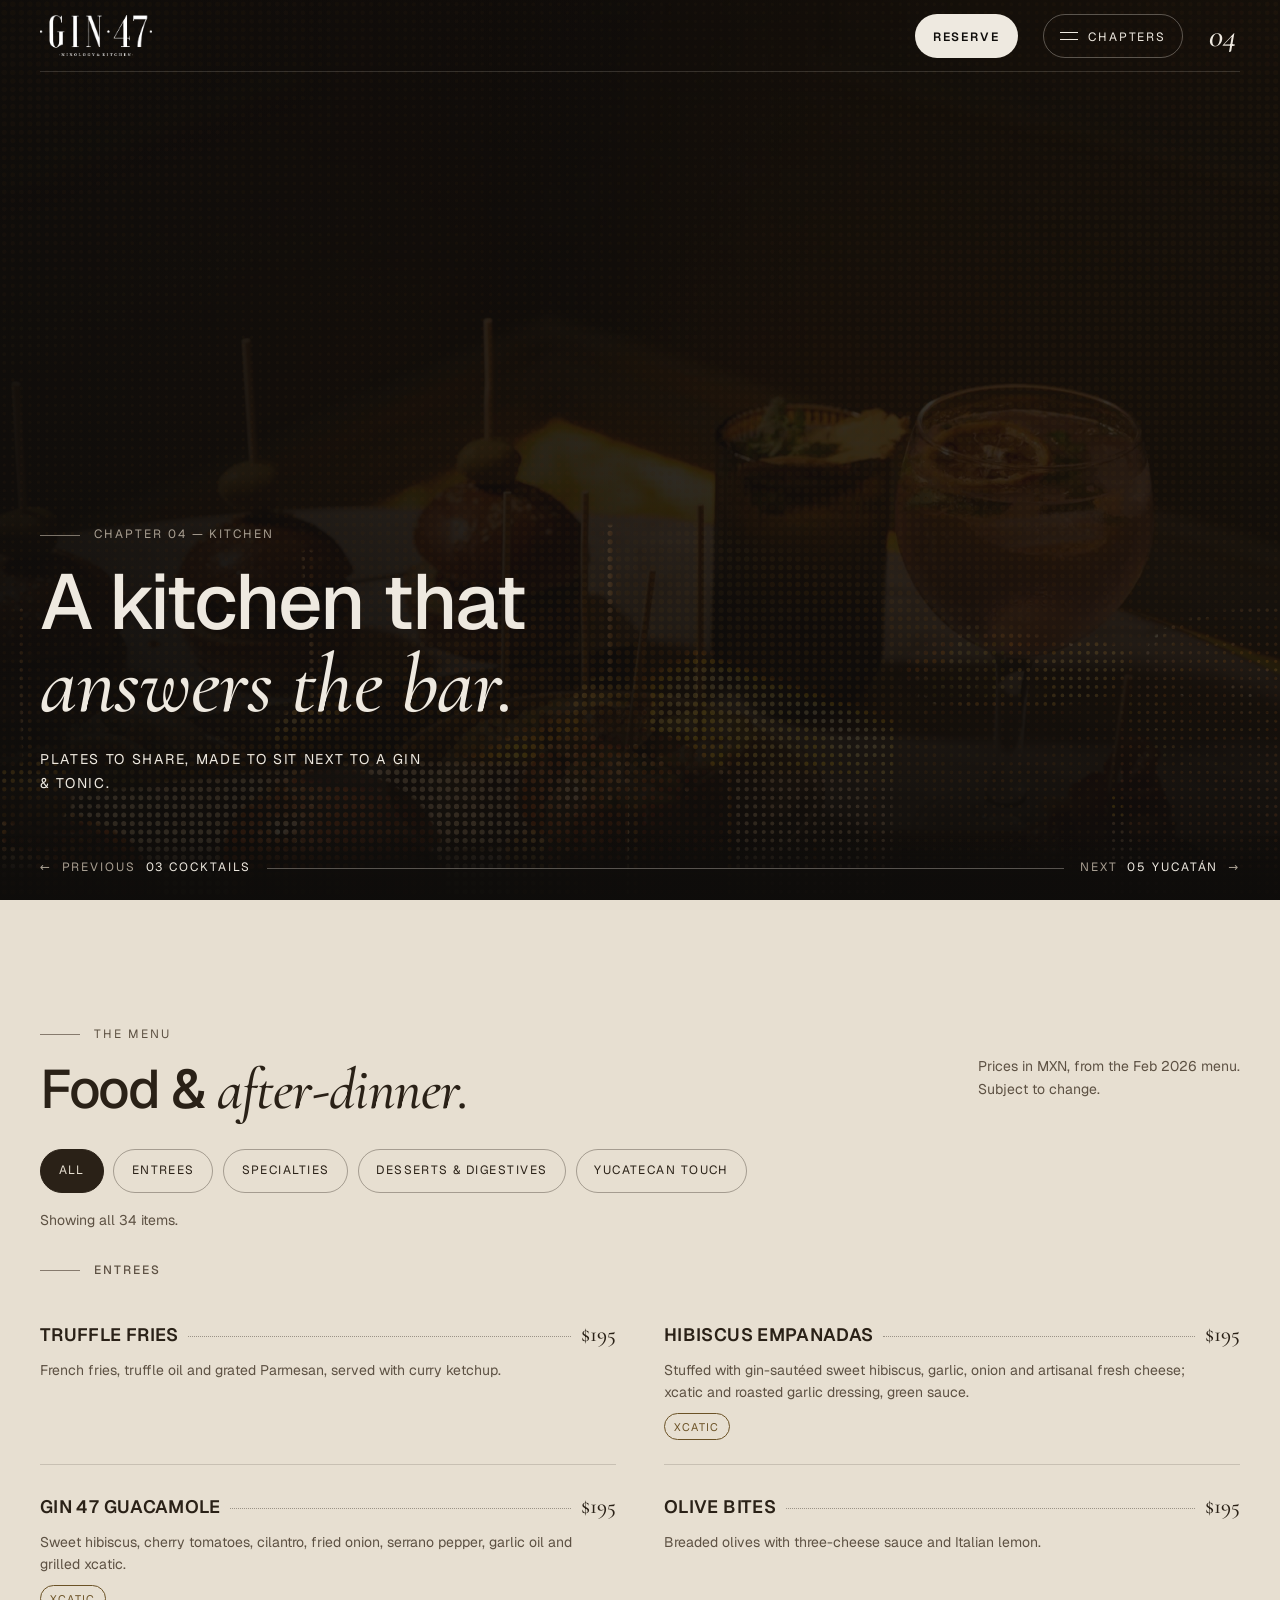
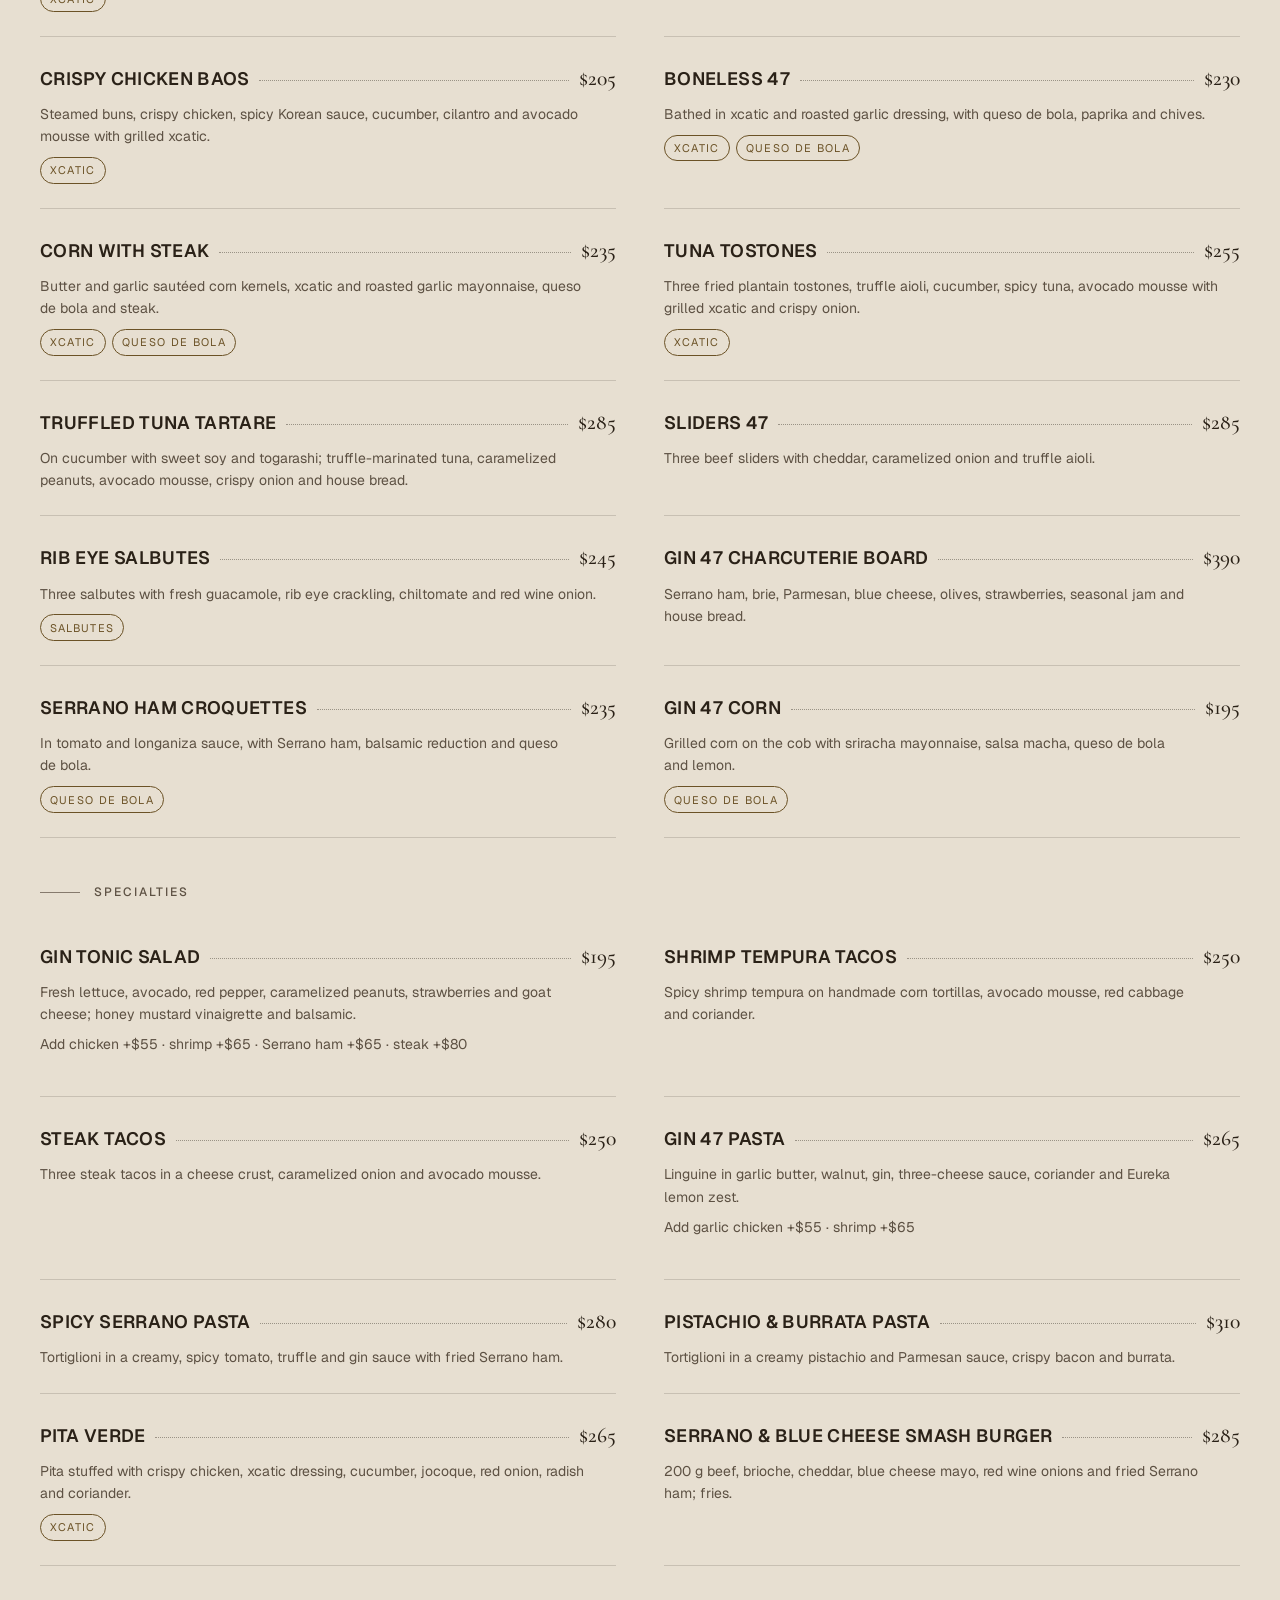
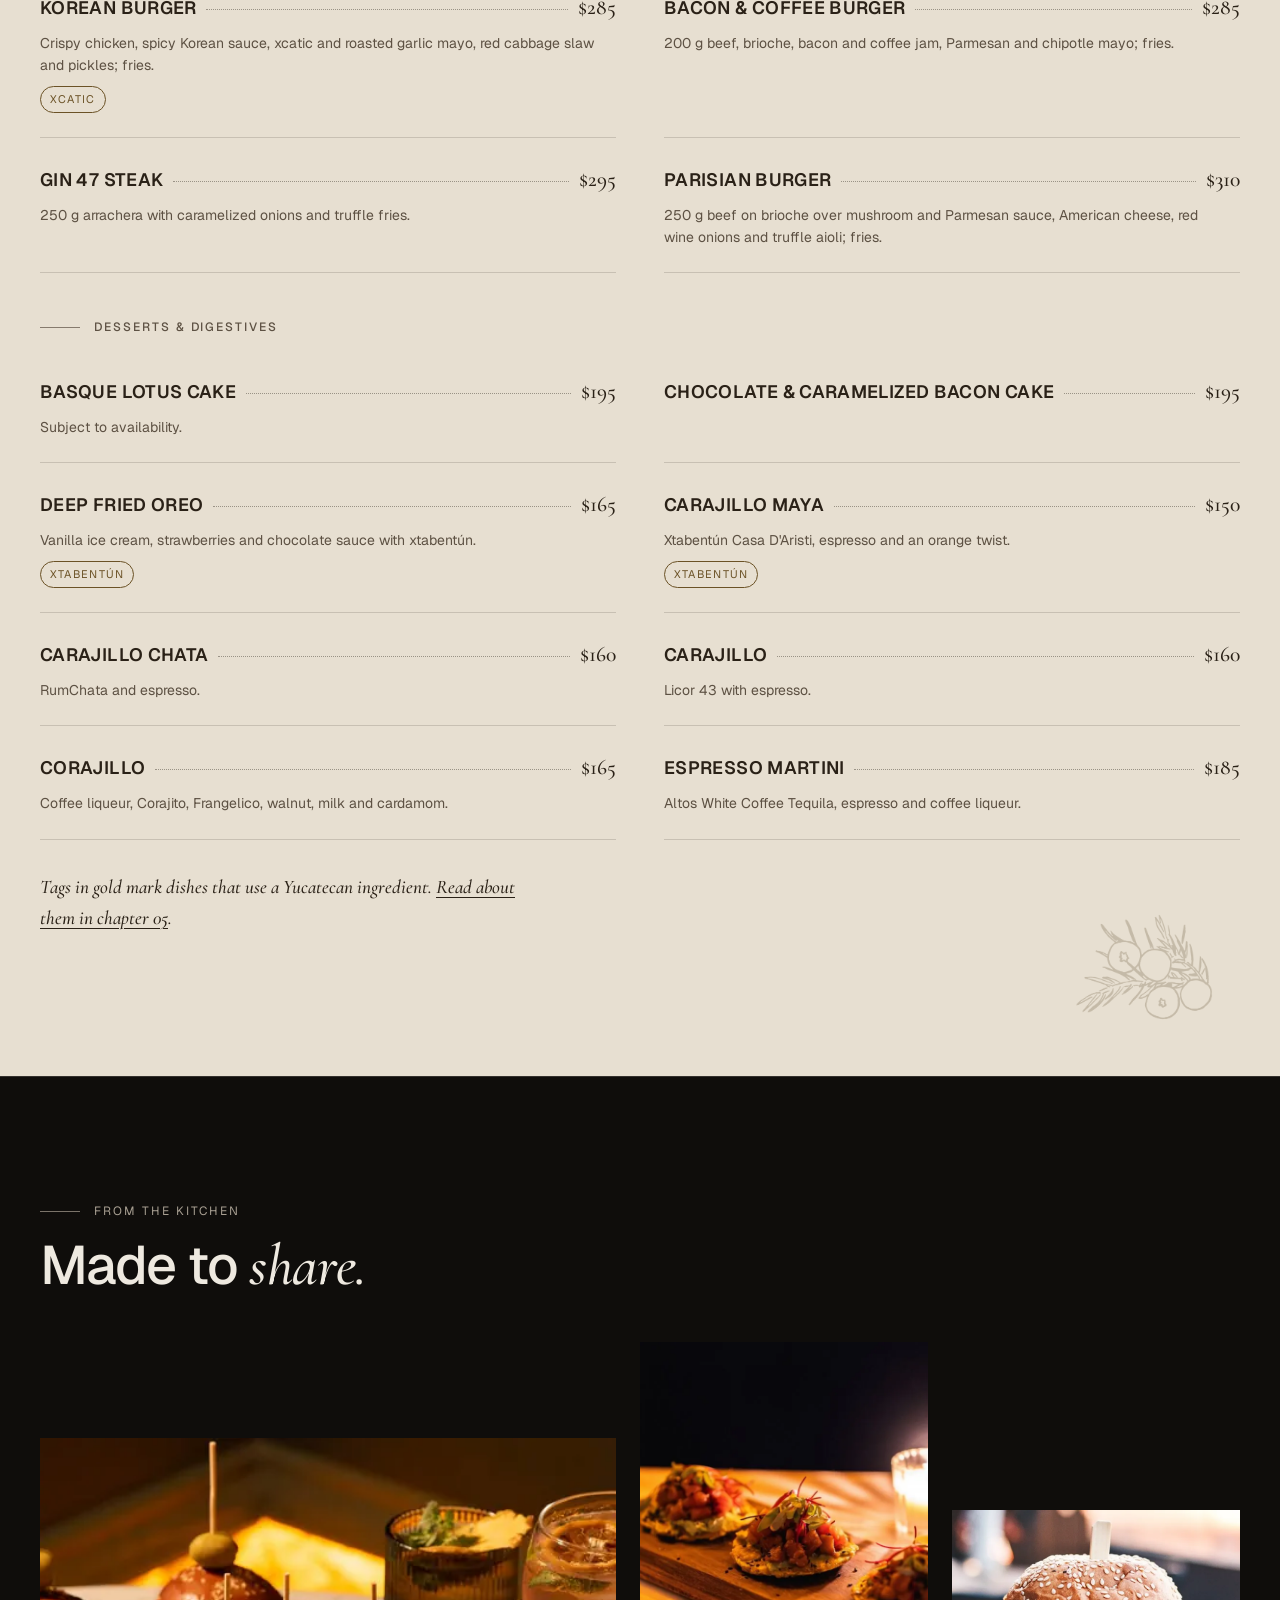
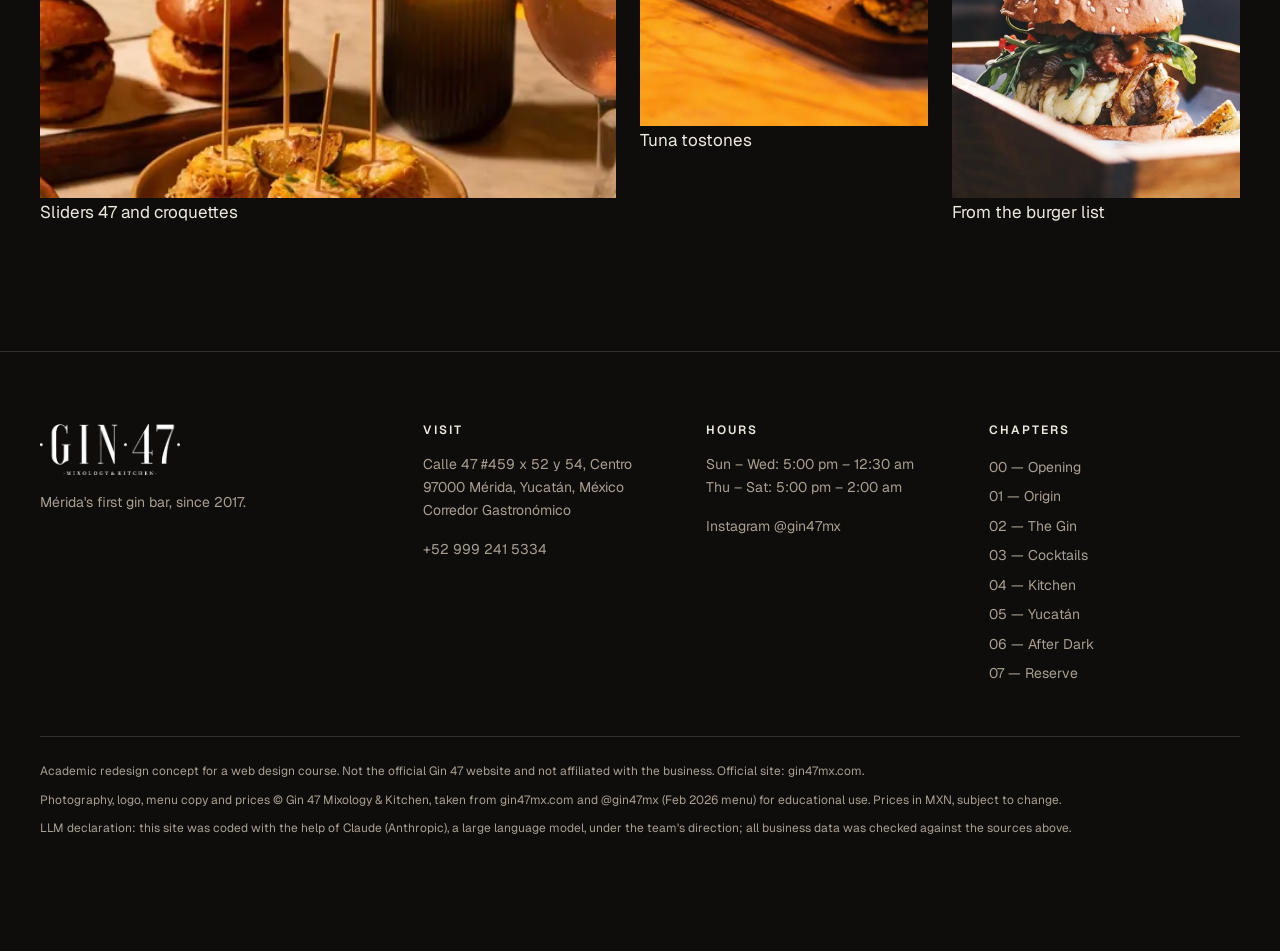
<file: products.html>
<!DOCTYPE html>
<html lang="en">
<head>
<meta charset="utf-8">
<meta name="viewport" content="width=device-width, initial-scale=1">
<meta name="robots" content="noindex"><!-- course concept: keep it out of search so it never competes with gin47mx.com -->
<title>Kitchen menu — entrees, specialties and desserts | Gin 47</title>
<meta name="description" content="The Gin 47 kitchen menu with prices in MXN: entrees to share, specialties, desserts and digestives.">
<meta name="theme-color" content="#0f0d0b">
<meta property="og:title" content="Kitchen menu — entrees, specialties and desserts | Gin 47">
<meta property="og:description" content="The Gin 47 kitchen menu with prices in MXN: entrees to share, specialties, desserts and digestives.">
<meta property="og:type" content="website">
<link rel="icon" href="img/favicon.png" type="image/png">
<link rel="preload" href="fonts/geist-var.woff2" as="font" type="font/woff2" crossorigin>
<link rel="stylesheet" href="css/styles.css?v=2">
<script>document.documentElement.classList.add('js');</script>
</head>
<body data-chapter="04">
<a class="skip-link" href="#main">Skip to content</a>

<header class="site-header">
  <div class="container site-header__inner">
    <a class="brand" href="index.html" aria-label="Gin 47 Mixology &amp; Kitchen — home">
      <img src="img/logo.webp" width="589" height="213" alt="Gin 47 Mixology &amp; Kitchen">
    </a>
    <div class="header-right">
      <a class="header-cta" href="contact.html#reserve"><span data-roll>Reserve</span></a>
      <button class="menu-btn" type="button" aria-haspopup="dialog" aria-controls="chapter-index">
        <span class="menu-btn__icon" aria-hidden="true"></span> <span data-roll>Chapters</span>
      </button>
      <span class="chapter-no"><span class="visually-hidden">Chapter </span><span data-chapter-no>04</span><span class="visually-hidden"> of 07</span></span>
    </div>
  </div>
</header>

<dialog class="index-dialog" id="chapter-index" aria-labelledby="index-title" data-lenis-prevent>
  <div class="container">
    <div class="index-dialog__top">
      <p id="index-title" class="eyebrow" style="margin:0">The exhibition — 8 rooms</p>
      <button class="menu-btn" type="button" data-close>Close <span aria-hidden="true">&times;</span></button>
    </div>
    <nav aria-label="Chapters">
      <ol class="index-list">
<li><a href="index.html"><span class="num">00</span><span class="title">Opening</span><span class="hint">The bar, tonight</span></a></li>
<li><a href="about.html"><span class="num">01</span><span class="title">Origin</span><span class="hint">Since 2017</span></a></li>
<li><a href="gin.html"><span class="num">02</span><span class="title">The Gin</span><span class="hint">Anatomy &amp; library</span></a></li>
<li><a href="cocktails.html"><span class="num">03</span><span class="title">Cocktails</span><span class="hint">Author drinks</span></a></li>
<li><a href="products.html" aria-current="page"><span class="num">04</span><span class="title">Kitchen</span><span class="hint">Menu &amp; prices</span></a></li>
<li><a href="yucatan.html"><span class="num">05</span><span class="title">Yucatán</span><span class="hint">Local flavours</span></a></li>
<li><a href="gallery.html"><span class="num">06</span><span class="title">After Dark</span><span class="hint">Film &amp; photos</span></a></li>
<li><a href="contact.html"><span class="num">07</span><span class="title">Reserve</span><span class="hint">Table, map &amp; hours</span></a></li>
      </ol>
    </nav>
  </div>
</dialog>

<main id="main">
<section class="hero has-dots" aria-labelledby="hero-title">
  <div class="hero__media" data-dots>
    <img src="img/table-spread-1600.webp" srcset="img/table-spread-800.webp 800w, img/table-spread-1600.webp 1600w" sizes="100vw" width="1600" height="2400" alt="A table of shared plates at Gin 47: sliders on skewers, croquettes, small bowls and two cocktails under warm light" fetchpriority="high">
  </div>
  <div class="container hero__content">
    <p class="eyebrow" data-reveal>Chapter 04 — Kitchen</p>
    <h1 id="hero-title" data-reveal style="--i:1">A kitchen that <em>answers the bar.</em></h1>
    <p class="caps" data-reveal style="--i:2">Plates to share, made to sit next to a gin &amp; tonic.</p>
  </div>
</section>

<section class="section sheet" aria-labelledby="menu-title">
  <div class="container">
    <div class="menu-head">
      <div>
        <p class="eyebrow">The menu</p>
        <h2 id="menu-title" class="h2">Food &amp; <em>after-dinner.</em></h2>
      </div>
      <p class="muted price-note">Prices in MXN, from the Feb 2026 menu.<br>Subject to change.</p>
    </div>
    <div class="filters" role="group" aria-label="Filter the menu" data-filter-group="kitchen">
      <button class="chip" type="button" aria-pressed="true" data-filter="all">All</button>
      <button class="chip" type="button" aria-pressed="false" data-filter="entrees">Entrees</button>
      <button class="chip" type="button" aria-pressed="false" data-filter="specialties">Specialties</button>
      <button class="chip" type="button" aria-pressed="false" data-filter="sweet">Desserts &amp; digestives</button>
      <button class="chip" type="button" aria-pressed="false" data-filter="local">Yucatecan touch</button>
    </div>
    <p class="filter-status" role="status" data-filter-status="kitchen">Showing all 34 items.</p>

    <div data-filter-list="kitchen">
      <section class="menu-block" aria-labelledby="c-entrees" style="margin-top:var(--s-4)">
        <h3 id="c-entrees" class="eyebrow">Entrees</h3>
        <ul class="menu-grid">
          <li class="dish" data-tags="entrees"><div class="dish__top"><h4 class="dish__name">Truffle Fries</h4><span class="dish__leader"></span><span class="dish__price">$195</span></div><p class="dish__desc">French fries, truffle oil and grated Parmesan, served with curry ketchup.</p></li>
          <li class="dish" data-tags="entrees local"><div class="dish__top"><h4 class="dish__name">Hibiscus Empanadas</h4><span class="dish__leader"></span><span class="dish__price">$195</span></div><p class="dish__desc">Stuffed with gin-sautéed sweet hibiscus, garlic, onion and artisanal fresh cheese; xcatic and roasted garlic dressing, green sauce.</p><div class="dish__tags"><span class="tag tag--local">Xcatic</span></div></li>
          <li class="dish" data-tags="entrees local"><div class="dish__top"><h4 class="dish__name">Gin 47 Guacamole</h4><span class="dish__leader"></span><span class="dish__price">$195</span></div><p class="dish__desc">Sweet hibiscus, cherry tomatoes, cilantro, fried onion, serrano pepper, garlic oil and grilled xcatic.</p><div class="dish__tags"><span class="tag tag--local">Xcatic</span></div></li>
          <li class="dish" data-tags="entrees"><div class="dish__top"><h4 class="dish__name">Olive Bites</h4><span class="dish__leader"></span><span class="dish__price">$195</span></div><p class="dish__desc">Breaded olives with three-cheese sauce and Italian lemon.</p></li>
          <li class="dish" data-tags="entrees local"><div class="dish__top"><h4 class="dish__name">Crispy Chicken Baos</h4><span class="dish__leader"></span><span class="dish__price">$205</span></div><p class="dish__desc">Steamed buns, crispy chicken, spicy Korean sauce, cucumber, cilantro and avocado mousse with grilled xcatic.</p><div class="dish__tags"><span class="tag tag--local">Xcatic</span></div></li>
          <li class="dish" data-tags="entrees local"><div class="dish__top"><h4 class="dish__name">Boneless 47</h4><span class="dish__leader"></span><span class="dish__price">$230</span></div><p class="dish__desc">Bathed in xcatic and roasted garlic dressing, with queso de bola, paprika and chives.</p><div class="dish__tags"><span class="tag tag--local">Xcatic</span><span class="tag tag--local">Queso de bola</span></div></li>
          <li class="dish" data-tags="entrees local"><div class="dish__top"><h4 class="dish__name">Corn with Steak</h4><span class="dish__leader"></span><span class="dish__price">$235</span></div><p class="dish__desc">Butter and garlic sautéed corn kernels, xcatic and roasted garlic mayonnaise, queso de bola and steak.</p><div class="dish__tags"><span class="tag tag--local">Xcatic</span><span class="tag tag--local">Queso de bola</span></div></li>
          <li class="dish" data-tags="entrees local"><div class="dish__top"><h4 class="dish__name">Tuna Tostones</h4><span class="dish__leader"></span><span class="dish__price">$255</span></div><p class="dish__desc">Three fried plantain tostones, truffle aioli, cucumber, spicy tuna, avocado mousse with grilled xcatic and crispy onion.</p><div class="dish__tags"><span class="tag tag--local">Xcatic</span></div></li>
          <li class="dish" data-tags="entrees"><div class="dish__top"><h4 class="dish__name">Truffled Tuna Tartare</h4><span class="dish__leader"></span><span class="dish__price">$285</span></div><p class="dish__desc">On cucumber with sweet soy and togarashi; truffle-marinated tuna, caramelized peanuts, avocado mousse, crispy onion and house bread.</p></li>
          <li class="dish" data-tags="entrees"><div class="dish__top"><h4 class="dish__name">Sliders 47</h4><span class="dish__leader"></span><span class="dish__price">$285</span></div><p class="dish__desc">Three beef sliders with cheddar, caramelized onion and truffle aioli.</p></li>
          <li class="dish" data-tags="entrees local"><div class="dish__top"><h4 class="dish__name">Rib Eye Salbutes</h4><span class="dish__leader"></span><span class="dish__price">$245</span></div><p class="dish__desc">Three salbutes with fresh guacamole, rib eye crackling, chiltomate and red wine onion.</p><div class="dish__tags"><span class="tag tag--local">Salbutes</span></div></li>
          <li class="dish" data-tags="entrees"><div class="dish__top"><h4 class="dish__name">Gin 47 Charcuterie Board</h4><span class="dish__leader"></span><span class="dish__price">$390</span></div><p class="dish__desc">Serrano ham, brie, Parmesan, blue cheese, olives, strawberries, seasonal jam and house bread.</p></li>
          <li class="dish" data-tags="entrees local"><div class="dish__top"><h4 class="dish__name">Serrano Ham Croquettes</h4><span class="dish__leader"></span><span class="dish__price">$235</span></div><p class="dish__desc">In tomato and longaniza sauce, with Serrano ham, balsamic reduction and queso de bola.</p><div class="dish__tags"><span class="tag tag--local">Queso de bola</span></div></li>
          <li class="dish" data-tags="entrees local"><div class="dish__top"><h4 class="dish__name">Gin 47 Corn</h4><span class="dish__leader"></span><span class="dish__price">$195</span></div><p class="dish__desc">Grilled corn on the cob with sriracha mayonnaise, salsa macha, queso de bola and lemon.</p><div class="dish__tags"><span class="tag tag--local">Queso de bola</span></div></li>
        </ul>
      </section>

      <section class="menu-block" aria-labelledby="c-special" style="margin-top:var(--s-5)">
        <h3 id="c-special" class="eyebrow">Specialties</h3>
        <ul class="menu-grid">
          <li class="dish" data-tags="specialties"><div class="dish__top"><h4 class="dish__name">Gin Tonic Salad</h4><span class="dish__leader"></span><span class="dish__price">$195</span></div><p class="dish__desc">Fresh lettuce, avocado, red pepper, caramelized peanuts, strawberries and goat cheese; honey mustard vinaigrette and balsamic.</p><p class="addons">Add chicken +$55 · shrimp +$65 · Serrano ham +$65 · steak +$80</p></li>
          <li class="dish" data-tags="specialties"><div class="dish__top"><h4 class="dish__name">Shrimp Tempura Tacos</h4><span class="dish__leader"></span><span class="dish__price">$250</span></div><p class="dish__desc">Spicy shrimp tempura on handmade corn tortillas, avocado mousse, red cabbage and coriander.</p></li>
          <li class="dish" data-tags="specialties"><div class="dish__top"><h4 class="dish__name">Steak Tacos</h4><span class="dish__leader"></span><span class="dish__price">$250</span></div><p class="dish__desc">Three steak tacos in a cheese crust, caramelized onion and avocado mousse.</p></li>
          <li class="dish" data-tags="specialties"><div class="dish__top"><h4 class="dish__name">Gin 47 Pasta</h4><span class="dish__leader"></span><span class="dish__price">$265</span></div><p class="dish__desc">Linguine in garlic butter, walnut, gin, three-cheese sauce, coriander and Eureka lemon zest.</p><p class="addons">Add garlic chicken +$55 · shrimp +$65</p></li>
          <li class="dish" data-tags="specialties"><div class="dish__top"><h4 class="dish__name">Spicy Serrano Pasta</h4><span class="dish__leader"></span><span class="dish__price">$280</span></div><p class="dish__desc">Tortiglioni in a creamy, spicy tomato, truffle and gin sauce with fried Serrano ham.</p></li>
          <li class="dish" data-tags="specialties"><div class="dish__top"><h4 class="dish__name">Pistachio &amp; Burrata Pasta</h4><span class="dish__leader"></span><span class="dish__price">$310</span></div><p class="dish__desc">Tortiglioni in a creamy pistachio and Parmesan sauce, crispy bacon and burrata.</p></li>
          <li class="dish" data-tags="specialties local"><div class="dish__top"><h4 class="dish__name">Pita Verde</h4><span class="dish__leader"></span><span class="dish__price">$265</span></div><p class="dish__desc">Pita stuffed with crispy chicken, xcatic dressing, cucumber, jocoque, red onion, radish and coriander.</p><div class="dish__tags"><span class="tag tag--local">Xcatic</span></div></li>
          <li class="dish" data-tags="specialties"><div class="dish__top"><h4 class="dish__name">Serrano &amp; Blue Cheese Smash Burger</h4><span class="dish__leader"></span><span class="dish__price">$285</span></div><p class="dish__desc">200 g beef, brioche, cheddar, blue cheese mayo, red wine onions and fried Serrano ham; fries.</p></li>
          <li class="dish" data-tags="specialties local"><div class="dish__top"><h4 class="dish__name">Korean Burger</h4><span class="dish__leader"></span><span class="dish__price">$285</span></div><p class="dish__desc">Crispy chicken, spicy Korean sauce, xcatic and roasted garlic mayo, red cabbage slaw and pickles; fries.</p><div class="dish__tags"><span class="tag tag--local">Xcatic</span></div></li>
          <li class="dish" data-tags="specialties"><div class="dish__top"><h4 class="dish__name">Bacon &amp; Coffee Burger</h4><span class="dish__leader"></span><span class="dish__price">$285</span></div><p class="dish__desc">200 g beef, brioche, bacon and coffee jam, Parmesan and chipotle mayo; fries.</p></li>
          <li class="dish" data-tags="specialties"><div class="dish__top"><h4 class="dish__name">Gin 47 Steak</h4><span class="dish__leader"></span><span class="dish__price">$295</span></div><p class="dish__desc">250 g arrachera with caramelized onions and truffle fries.</p></li>
          <li class="dish" data-tags="specialties"><div class="dish__top"><h4 class="dish__name">Parisian Burger</h4><span class="dish__leader"></span><span class="dish__price">$310</span></div><p class="dish__desc">250 g beef on brioche over mushroom and Parmesan sauce, American cheese, red wine onions and truffle aioli; fries.</p></li>
        </ul>
      </section>

      <section class="menu-block" aria-labelledby="c-sweet" style="margin-top:var(--s-5)">
        <h3 id="c-sweet" class="eyebrow">Desserts &amp; digestives</h3>
        <ul class="menu-grid">
          <li class="dish" data-tags="sweet"><div class="dish__top"><h4 class="dish__name">Basque Lotus Cake</h4><span class="dish__leader"></span><span class="dish__price">$195</span></div><p class="dish__desc">Subject to availability.</p></li>
          <li class="dish" data-tags="sweet"><div class="dish__top"><h4 class="dish__name">Chocolate &amp; Caramelized Bacon Cake</h4><span class="dish__leader"></span><span class="dish__price">$195</span></div></li>
          <li class="dish" data-tags="sweet local"><div class="dish__top"><h4 class="dish__name">Deep Fried Oreo</h4><span class="dish__leader"></span><span class="dish__price">$165</span></div><p class="dish__desc">Vanilla ice cream, strawberries and chocolate sauce with xtabentún.</p><div class="dish__tags"><span class="tag tag--local">Xtabentún</span></div></li>
          <li class="dish" data-tags="sweet local"><div class="dish__top"><h4 class="dish__name">Carajillo Maya</h4><span class="dish__leader"></span><span class="dish__price">$150</span></div><p class="dish__desc">Xtabentún Casa D'Aristi, espresso and an orange twist.</p><div class="dish__tags"><span class="tag tag--local">Xtabentún</span></div></li>
          <li class="dish" data-tags="sweet"><div class="dish__top"><h4 class="dish__name">Carajillo Chata</h4><span class="dish__leader"></span><span class="dish__price">$160</span></div><p class="dish__desc">RumChata and espresso.</p></li>
          <li class="dish" data-tags="sweet"><div class="dish__top"><h4 class="dish__name">Carajillo</h4><span class="dish__leader"></span><span class="dish__price">$160</span></div><p class="dish__desc">Licor 43 with espresso.</p></li>
          <li class="dish" data-tags="sweet"><div class="dish__top"><h4 class="dish__name">Corajillo</h4><span class="dish__leader"></span><span class="dish__price">$165</span></div><p class="dish__desc">Coffee liqueur, Corajito, Frangelico, walnut, milk and cardamom.</p></li>
          <li class="dish" data-tags="sweet"><div class="dish__top"><h4 class="dish__name">Espresso Martini</h4><span class="dish__leader"></span><span class="dish__price">$185</span></div><p class="dish__desc">Altos White Coffee Tequila, espresso and coffee liqueur.</p></li>
        </ul>
      </section>
    </div>
    <p class="menu-note">Tags in gold mark dishes that use a Yucatecan ingredient. <a href="yucatan.html">Read about them in chapter 05</a>.</p>
  </div>
</section>

<section class="section" aria-labelledby="plates-title">
  <div class="container">
    <p class="eyebrow">From the kitchen</p>
    <h2 id="plates-title" class="h2" style="margin-bottom:var(--s-5)">Made to <em>share.</em></h2>
    <div class="offset-grid">
      <figure data-reveal>
        <div class="frame frame--wide"><img src="img/cover-spread-1600.webp" srcset="img/cover-spread-800.webp 800w, img/cover-spread-1600.webp 1600w" sizes="(min-width: 900px) 50vw, 100vw" width="1600" height="609" alt="Shared plates along the bar: sliders, croquettes and a pink gin cocktail with a citrus wheel" loading="lazy" decoding="async"></div>
        <figcaption>Sliders 47 and croquettes</figcaption>
      </figure>
      <figure data-reveal style="--i:1">
        <div class="frame frame--tall"><img src="img/tostones-1600.webp" srcset="img/tostones-1600.webp 640w" sizes="(min-width: 900px) 25vw, 100vw" width="640" height="798" alt="Three tuna tostones topped with diced tuna and herbs on a wooden board, a candle glowing behind" loading="lazy" decoding="async"></div>
        <figcaption>Tuna tostones</figcaption>
      </figure>
      <figure data-reveal style="--i:2">
        <div class="frame frame--square"><img src="img/burger-1600.webp" srcset="img/burger-1600.webp 800w" sizes="(min-width: 900px) 25vw, 100vw" width="800" height="800" alt="A tall burger with sesame bun, rocket and caramelized onion in a wooden tray" loading="lazy" decoding="async"></div>
        <figcaption>From the burger list</figcaption>
      </figure>
    </div>
  </div>
</section>

</main>

<footer class="site-footer">
  <div class="container">
    <div class="footer-grid">
      <div>
        <img class="logo" src="img/logo.webp" width="589" height="213" alt="Gin 47 Mixology &amp; Kitchen" loading="lazy">
        <p>Mérida's first gin bar, since 2017.</p>
      </div>
      <div>
        <h2>Visit</h2>
        <address>Calle 47 #459 x 52 y 54, Centro<br>97000 Mérida, Yucatán, México<br>Corredor Gastronómico</address>
        <p style="margin-top:1rem"><a href="tel:+529992415334">+52&nbsp;999&nbsp;241&nbsp;5334</a></p>
      </div>
      <div>
        <h2>Hours</h2>
        <p>Sun – Wed: 5:00 pm – 12:30 am<br>Thu – Sat: 5:00 pm – 2:00 am</p>
        <p><a href="https://www.instagram.com/gin47mx/" rel="noopener" target="_blank">Instagram @gin47mx<span class="visually-hidden"> (opens in a new tab)</span></a></p>
      </div>
      <nav aria-label="Footer">
        <h2>Chapters</h2>
        <ul>
<li><a href="index.html">00 — Opening</a></li>
<li><a href="about.html">01 — Origin</a></li>
<li><a href="gin.html">02 — The Gin</a></li>
<li><a href="cocktails.html">03 — Cocktails</a></li>
<li><a href="products.html">04 — Kitchen</a></li>
<li><a href="yucatan.html">05 — Yucatán</a></li>
<li><a href="gallery.html">06 — After Dark</a></li>
<li><a href="contact.html">07 — Reserve</a></li>
        </ul>
      </nav>
    </div>
    <div class="footer-legal">
      <p>Academic redesign concept for a web design course. Not the official Gin 47 website and not affiliated with the business. Official site: <a href="https://gin47mx.com/" rel="noopener" target="_blank">gin47mx.com<span class="visually-hidden"> (opens in a new tab)</span></a>.</p>
      <p>Photography, logo, menu copy and prices © Gin 47 Mixology &amp; Kitchen, taken from gin47mx.com and @gin47mx (Feb 2026 menu) for educational use. Prices in MXN, subject to change.</p>
      <p>LLM declaration: this site was coded with the help of Claude (Anthropic), a large language model, under the team's direction; all business data was checked against the sources above.</p>
    </div>
  </div>
</footer>

<nav class="chapter-bar" aria-label="Previous and next chapter">
  <div class="container chapter-bar__inner">
    <a href="cocktails.html" rel="prev"><span aria-hidden="true">&larr;</span> Previous <span class="label">03 Cocktails</span></a>
    <div class="chapter-bar__track" aria-hidden="true"><div class="chapter-bar__fill"></div></div>
    <a href="yucatan.html" rel="next">Next <span class="label">05 Yucatán</span> <span aria-hidden="true">&rarr;</span></a>
  </div>
</nav>

<script src="js/vendor/gsap.min.js" defer></script>
<script src="js/vendor/ScrollTrigger.min.js" defer></script>
<script src="js/vendor/lenis.min.js" defer></script>
<script src="js/main.js?v=2" defer></script>
</body>
</html>
</file>
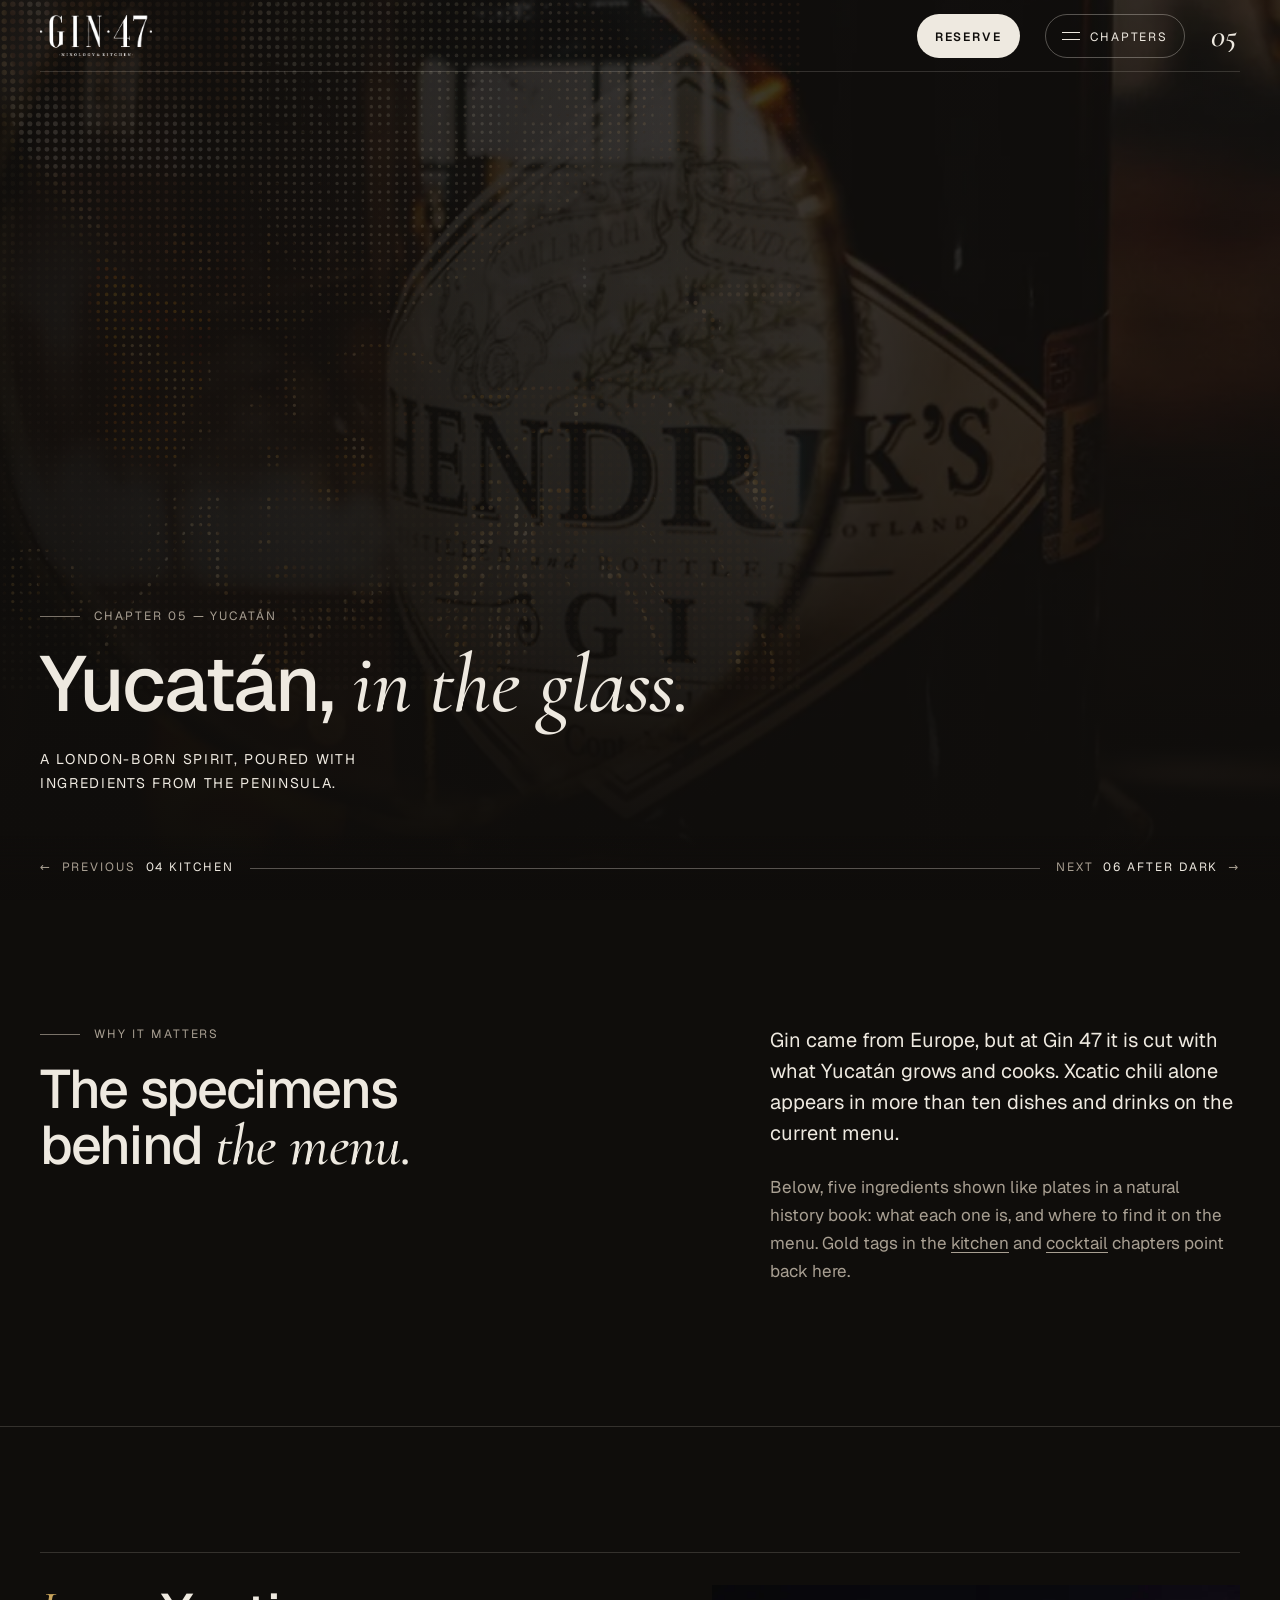
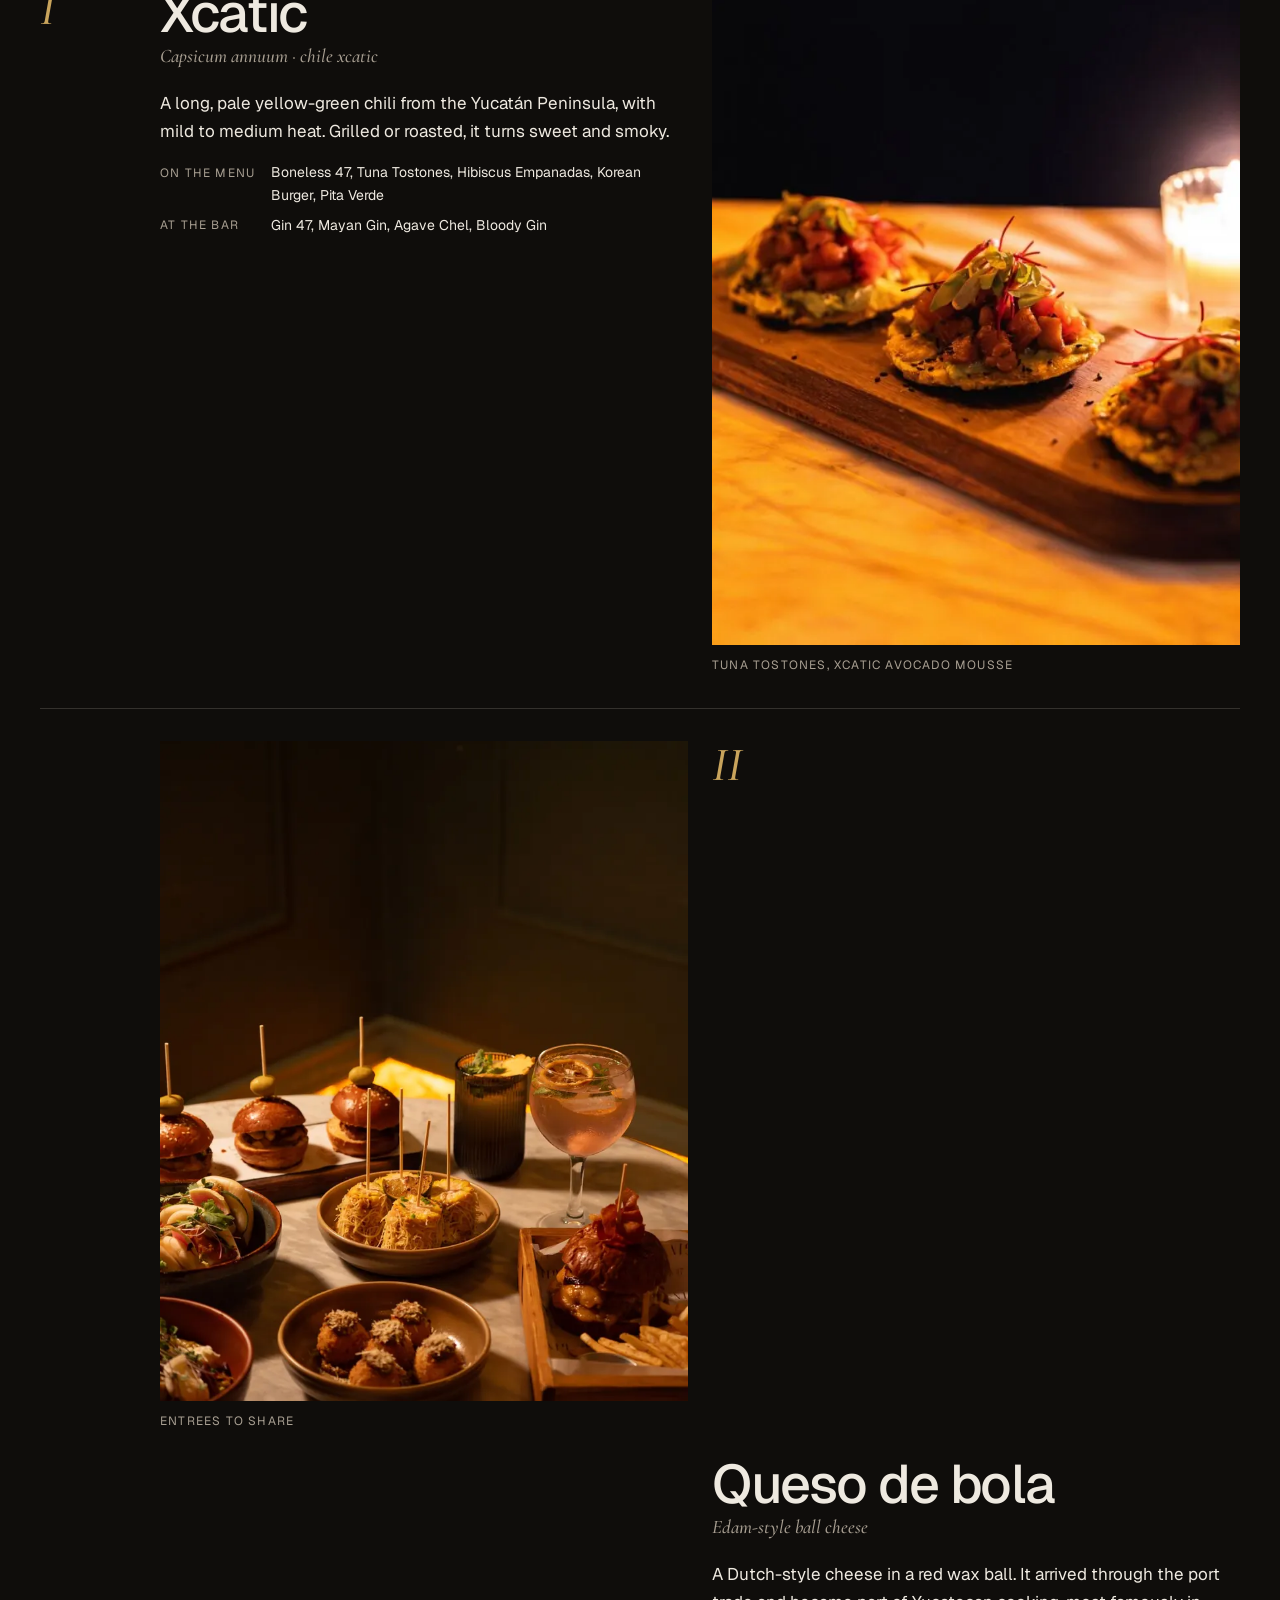
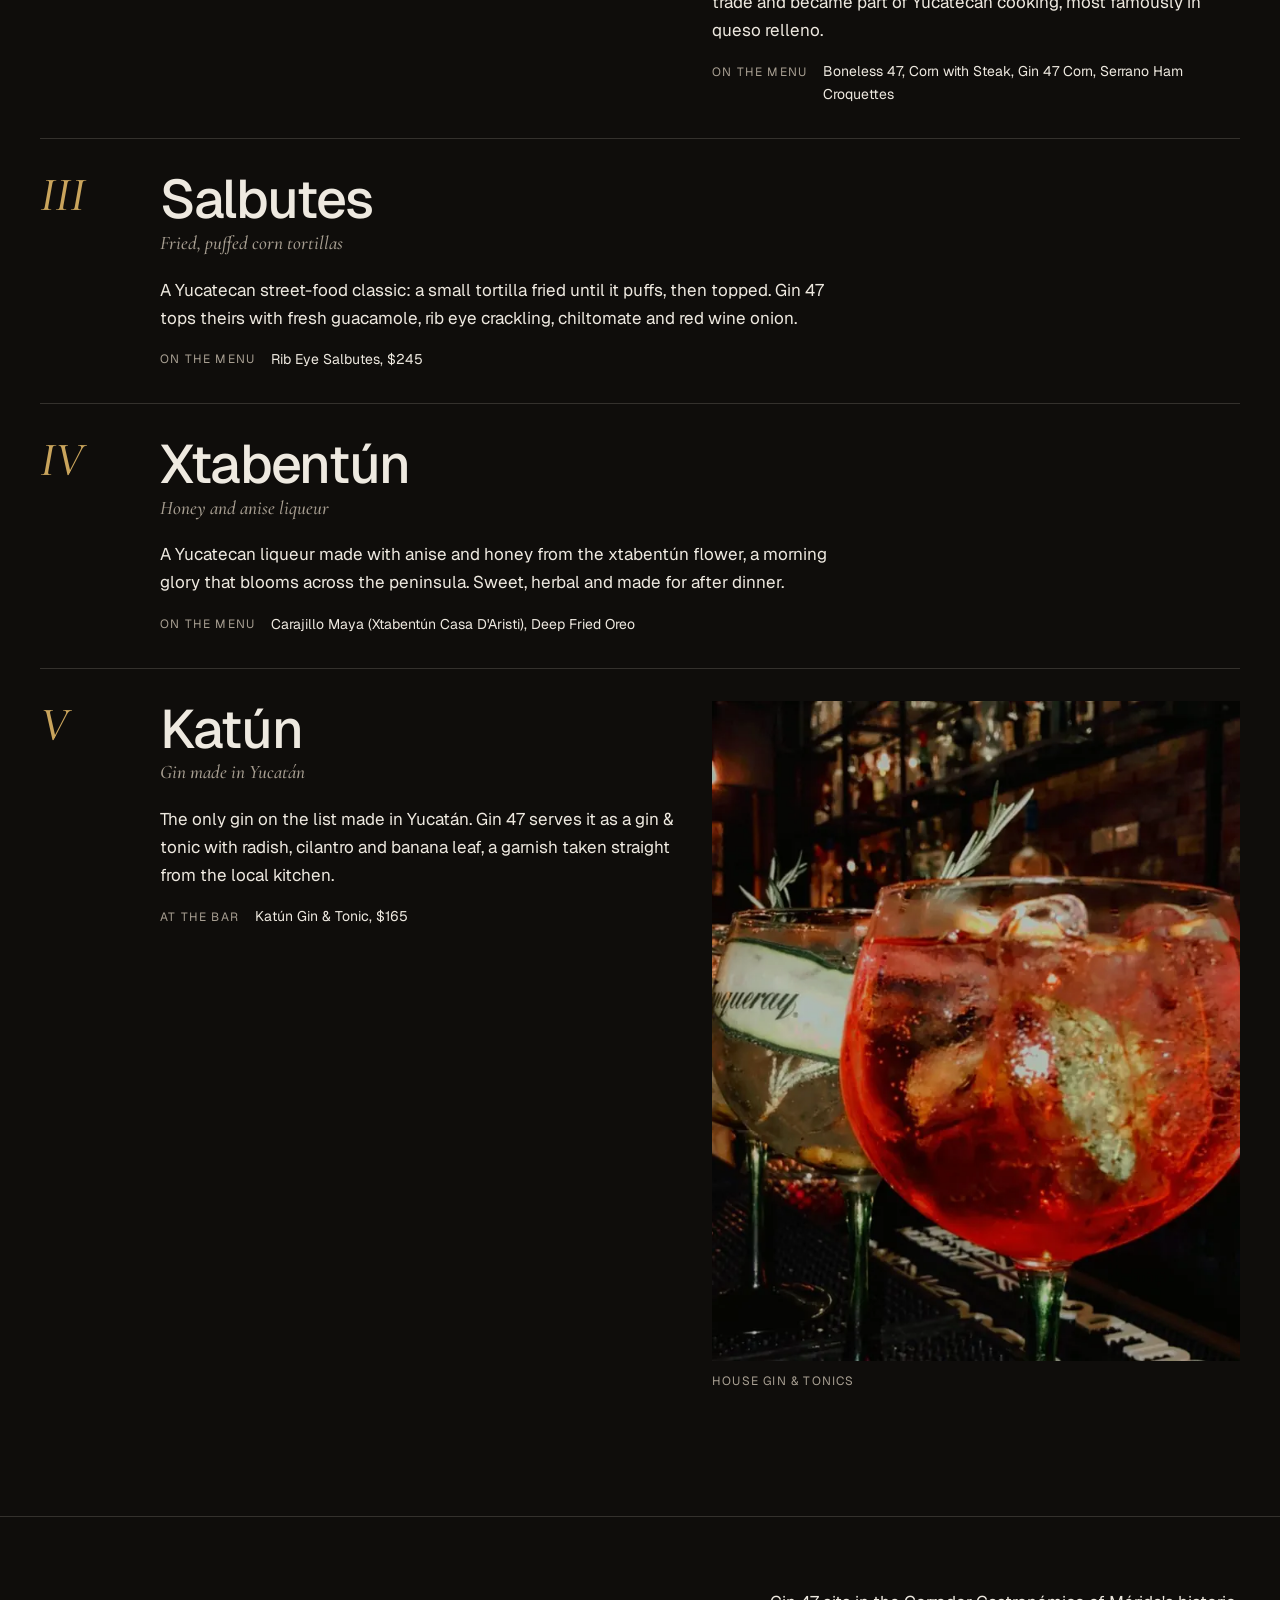
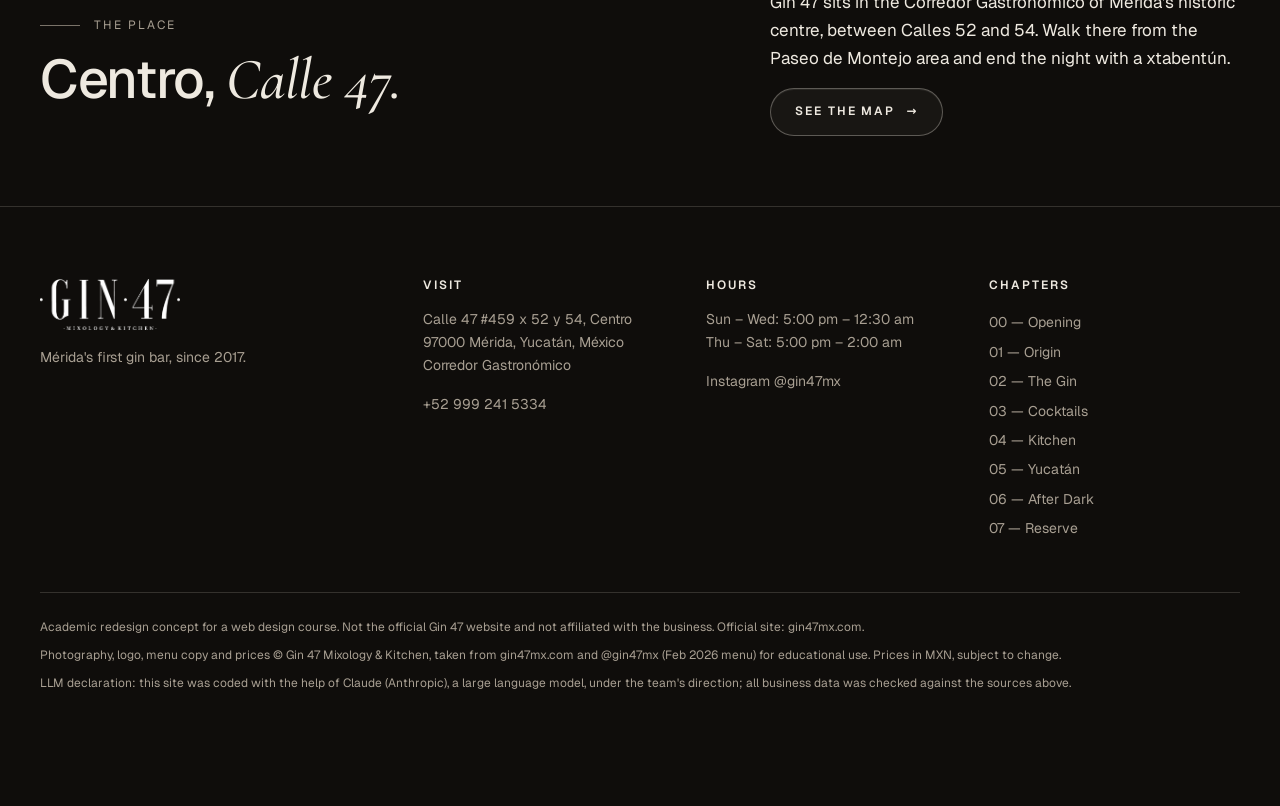
<file: yucatan.html>
<!DOCTYPE html>
<html lang="en">
<head>
<meta charset="utf-8">
<meta name="viewport" content="width=device-width, initial-scale=1">
<meta name="robots" content="noindex"><!-- course concept: keep it out of search so it never competes with gin47mx.com -->
<title>Yucatán in the glass — local ingredients at Gin 47</title>
<meta name="description" content="Xcatic chili, queso de bola, salbutes, xtabentún and Katún gin: the Yucatecan ingredients behind the Gin 47 menu.">
<meta name="theme-color" content="#0f0d0b">
<meta property="og:title" content="Yucatán in the glass — local ingredients at Gin 47">
<meta property="og:description" content="Xcatic chili, queso de bola, salbutes, xtabentún and Katún gin: the Yucatecan ingredients behind the Gin 47 menu.">
<meta property="og:type" content="website">
<link rel="icon" href="img/favicon.png" type="image/png">
<link rel="preload" href="fonts/geist-var.woff2" as="font" type="font/woff2" crossorigin>
<link rel="stylesheet" href="css/styles.css?v=2">
<script>document.documentElement.classList.add('js');</script>
</head>
<body data-chapter="05">
<a class="skip-link" href="#main">Skip to content</a>

<header class="site-header">
  <div class="container site-header__inner">
    <a class="brand" href="index.html" aria-label="Gin 47 Mixology &amp; Kitchen — home">
      <img src="img/logo.webp" width="589" height="213" alt="Gin 47 Mixology &amp; Kitchen">
    </a>
    <div class="header-right">
      <a class="header-cta" href="contact.html#reserve"><span data-roll>Reserve</span></a>
      <button class="menu-btn" type="button" aria-haspopup="dialog" aria-controls="chapter-index">
        <span class="menu-btn__icon" aria-hidden="true"></span> <span data-roll>Chapters</span>
      </button>
      <span class="chapter-no"><span class="visually-hidden">Chapter </span><span data-chapter-no>05</span><span class="visually-hidden"> of 07</span></span>
    </div>
  </div>
</header>

<dialog class="index-dialog" id="chapter-index" aria-labelledby="index-title" data-lenis-prevent>
  <div class="container">
    <div class="index-dialog__top">
      <p id="index-title" class="eyebrow" style="margin:0">The exhibition — 8 rooms</p>
      <button class="menu-btn" type="button" data-close>Close <span aria-hidden="true">&times;</span></button>
    </div>
    <nav aria-label="Chapters">
      <ol class="index-list">
<li><a href="index.html"><span class="num">00</span><span class="title">Opening</span><span class="hint">The bar, tonight</span></a></li>
<li><a href="about.html"><span class="num">01</span><span class="title">Origin</span><span class="hint">Since 2017</span></a></li>
<li><a href="gin.html"><span class="num">02</span><span class="title">The Gin</span><span class="hint">Anatomy &amp; library</span></a></li>
<li><a href="cocktails.html"><span class="num">03</span><span class="title">Cocktails</span><span class="hint">Author drinks</span></a></li>
<li><a href="products.html"><span class="num">04</span><span class="title">Kitchen</span><span class="hint">Menu &amp; prices</span></a></li>
<li><a href="yucatan.html" aria-current="page"><span class="num">05</span><span class="title">Yucatán</span><span class="hint">Local flavours</span></a></li>
<li><a href="gallery.html"><span class="num">06</span><span class="title">After Dark</span><span class="hint">Film &amp; photos</span></a></li>
<li><a href="contact.html"><span class="num">07</span><span class="title">Reserve</span><span class="hint">Table, map &amp; hours</span></a></li>
      </ol>
    </nav>
  </div>
</dialog>

<main id="main">
<section class="hero has-dots" aria-labelledby="hero-title">
  <div class="hero__media" data-dots>
    <img src="img/hendricks-1600.webp" srcset="img/hendricks-1600.webp 800w" sizes="100vw" width="800" height="1200" alt="A bottle of gin on an ornate brass stand beside a vintage magnifying glass, lit warm against a dark background" fetchpriority="high">
  </div>
  <div class="container hero__content">
    <p class="eyebrow" data-reveal>Chapter 05 — Yucatán</p>
    <h1 id="hero-title" data-reveal style="--i:1">Yucatán, <em>in the glass.</em></h1>
    <p class="caps" data-reveal style="--i:2">A London-born spirit, poured with ingredients from the peninsula.</p>
  </div>
</section>

<section class="section" aria-labelledby="why-title">
  <div class="container split">
    <div>
      <p class="eyebrow">Why it matters</p>
      <h2 id="why-title" class="h2">The specimens behind <em>the menu.</em></h2>
    </div>
    <div class="stack">
      <p class="lead">Gin came from Europe, but at Gin 47 it is cut with what Yucatán grows and cooks. Xcatic chili alone appears in more than ten dishes and drinks on the current menu.</p>
      <p class="muted">Below, five ingredients shown like plates in a natural history book: what each one is, and where to find it on the menu. Gold tags in the <a href="products.html">kitchen</a> and <a href="cocktails.html">cocktail</a> chapters point back here.</p>
    </div>
  </div>
</section>

<section class="section" aria-labelledby="plates-title">
  <div class="container">
    <h2 id="plates-title" class="visually-hidden">Five Yucatecan ingredients</h2>
    <ol class="plates">
      <li class="plate" data-reveal>
        <span class="num">I</span>
        <div class="plate__text">
          <h3>Xcatic</h3>
          <p class="latin">Capsicum annuum · chile xcatic</p>
          <p>A long, pale yellow-green chili from the Yucatán Peninsula, with mild to medium heat. Grilled or roasted, it turns sweet and smoky.</p>
          <dl>
            <dt>On the menu</dt><dd>Boneless 47, Tuna Tostones, Hibiscus Empanadas, Korean Burger, Pita Verde</dd>
            <dt>At the bar</dt><dd>Gin 47, Mayan Gin, Agave Chel, Bloody Gin</dd>
          </dl>
        </div>
        <figure class="plate__media">
          <img src="img/tostones-1600.webp" srcset="img/tostones-1600.webp 640w" sizes="(min-width: 900px) 35vw, 100vw" width="640" height="798" alt="Tuna tostones finished with avocado mousse made with grilled xcatic chili" loading="lazy" decoding="async">
          <figcaption class="caption">Tuna tostones, xcatic avocado mousse</figcaption>
        </figure>
      </li>
      <li class="plate" data-reveal>
        <span class="num">II</span>
        <div class="plate__text">
          <h3>Queso de bola</h3>
          <p class="latin">Edam-style ball cheese</p>
          <p>A Dutch-style cheese in a red wax ball. It arrived through the port trade and became part of Yucatecan cooking, most famously in queso relleno.</p>
          <dl>
            <dt>On the menu</dt><dd>Boneless 47, Corn with Steak, Gin 47 Corn, Serrano Ham Croquettes</dd>
          </dl>
        </div>
        <figure class="plate__media">
          <img src="img/table-spread-1600.webp" srcset="img/table-spread-800.webp 800w, img/table-spread-1600.webp 1600w" sizes="(min-width: 900px) 35vw, 100vw" width="1600" height="2400" alt="Shared entrees on the table, several finished with grated queso de bola" loading="lazy" decoding="async">
          <figcaption class="caption">Entrees to share</figcaption>
        </figure>
      </li>
      <li class="plate" data-reveal>
        <span class="num">III</span>
        <div class="plate__text">
          <h3>Salbutes</h3>
          <p class="latin">Fried, puffed corn tortillas</p>
          <p>A Yucatecan street-food classic: a small tortilla fried until it puffs, then topped. Gin 47 tops theirs with fresh guacamole, rib eye crackling, chiltomate and red wine onion.</p>
          <dl>
            <dt>On the menu</dt><dd>Rib Eye Salbutes, $245</dd>
          </dl>
        </div>
      </li>
      <li class="plate" data-reveal>
        <span class="num">IV</span>
        <div class="plate__text">
          <h3>Xtabentún</h3>
          <p class="latin">Honey and anise liqueur</p>
          <p>A Yucatecan liqueur made with anise and honey from the xtabentún flower, a morning glory that blooms across the peninsula. Sweet, herbal and made for after dinner.</p>
          <dl>
            <dt>On the menu</dt><dd>Carajillo Maya (Xtabentún Casa D'Aristi), Deep Fried Oreo</dd>
          </dl>
        </div>
      </li>
      <li class="plate" data-reveal>
        <span class="num">V</span>
        <div class="plate__text">
          <h3>Katún</h3>
          <p class="latin">Gin made in Yucatán</p>
          <p>The only gin on the list made in Yucatán. Gin 47 serves it as a gin &amp; tonic with radish, cilantro and banana leaf, a garnish taken straight from the local kitchen.</p>
          <dl>
            <dt>At the bar</dt><dd>Katún Gin &amp; Tonic, $165</dd>
          </dl>
        </div>
        <figure class="plate__media">
          <img src="img/gt-trio-1600.webp" srcset="img/gt-trio-800.webp 800w, img/gt-trio-1600.webp 1241w" sizes="(min-width: 900px) 35vw, 100vw" width="1241" height="1241" alt="Gin and tonics in balloon glasses at the bar" loading="lazy" decoding="async">
          <figcaption class="caption">House gin &amp; tonics</figcaption>
        </figure>
      </li>
    </ol>
  </div>
</section>

<section class="section section--tight" aria-labelledby="place-title">
  <div class="container split split--center">
    <div>
      <p class="eyebrow">The place</p>
      <h2 id="place-title" class="h2">Centro, <em>Calle 47.</em></h2>
    </div>
    <div>
      <p>Gin 47 sits in the Corredor Gastronómico of Mérida's historic centre, between Calles 52 and 54. Walk there from the Paseo de Montejo area and end the night with a xtabentún.</p>
      <a class="btn" href="contact.html#map">See the map <span class="arrow" aria-hidden="true">&rarr;</span></a>
    </div>
  </div>
</section>

</main>

<footer class="site-footer">
  <div class="container">
    <div class="footer-grid">
      <div>
        <img class="logo" src="img/logo.webp" width="589" height="213" alt="Gin 47 Mixology &amp; Kitchen" loading="lazy">
        <p>Mérida's first gin bar, since 2017.</p>
      </div>
      <div>
        <h2>Visit</h2>
        <address>Calle 47 #459 x 52 y 54, Centro<br>97000 Mérida, Yucatán, México<br>Corredor Gastronómico</address>
        <p style="margin-top:1rem"><a href="tel:+529992415334">+52&nbsp;999&nbsp;241&nbsp;5334</a></p>
      </div>
      <div>
        <h2>Hours</h2>
        <p>Sun – Wed: 5:00 pm – 12:30 am<br>Thu – Sat: 5:00 pm – 2:00 am</p>
        <p><a href="https://www.instagram.com/gin47mx/" rel="noopener" target="_blank">Instagram @gin47mx<span class="visually-hidden"> (opens in a new tab)</span></a></p>
      </div>
      <nav aria-label="Footer">
        <h2>Chapters</h2>
        <ul>
<li><a href="index.html">00 — Opening</a></li>
<li><a href="about.html">01 — Origin</a></li>
<li><a href="gin.html">02 — The Gin</a></li>
<li><a href="cocktails.html">03 — Cocktails</a></li>
<li><a href="products.html">04 — Kitchen</a></li>
<li><a href="yucatan.html">05 — Yucatán</a></li>
<li><a href="gallery.html">06 — After Dark</a></li>
<li><a href="contact.html">07 — Reserve</a></li>
        </ul>
      </nav>
    </div>
    <div class="footer-legal">
      <p>Academic redesign concept for a web design course. Not the official Gin 47 website and not affiliated with the business. Official site: <a href="https://gin47mx.com/" rel="noopener" target="_blank">gin47mx.com<span class="visually-hidden"> (opens in a new tab)</span></a>.</p>
      <p>Photography, logo, menu copy and prices © Gin 47 Mixology &amp; Kitchen, taken from gin47mx.com and @gin47mx (Feb 2026 menu) for educational use. Prices in MXN, subject to change.</p>
      <p>LLM declaration: this site was coded with the help of Claude (Anthropic), a large language model, under the team's direction; all business data was checked against the sources above.</p>
    </div>
  </div>
</footer>

<nav class="chapter-bar" aria-label="Previous and next chapter">
  <div class="container chapter-bar__inner">
    <a href="products.html" rel="prev"><span aria-hidden="true">&larr;</span> Previous <span class="label">04 Kitchen</span></a>
    <div class="chapter-bar__track" aria-hidden="true"><div class="chapter-bar__fill"></div></div>
    <a href="gallery.html" rel="next">Next <span class="label">06 After Dark</span> <span aria-hidden="true">&rarr;</span></a>
  </div>
</nav>

<script src="js/vendor/gsap.min.js" defer></script>
<script src="js/vendor/ScrollTrigger.min.js" defer></script>
<script src="js/vendor/lenis.min.js" defer></script>
<script src="js/main.js?v=2" defer></script>
</body>
</html>
</file>
<file: css/styles.css>
/* =========================================================
   GIN 47 — "The Gin Exhibition"
   One stylesheet for all 8 chapters. Tokens first, then
   base, layout, components, page-specific blocks.
   ========================================================= */

/* ---------- Fonts (self-hosted so the zip works offline) ---------- */
@font-face {
  font-family: "Geist";
  src: url("../fonts/geist-var.woff2") format("woff2");
  font-weight: 100 900;
  font-display: swap;
}
@font-face {
  font-family: "Cormorant Garamond";
  src: url("../fonts/cormorant-500.woff2") format("woff2");
  font-weight: 500;
  font-display: swap;
}
@font-face {
  font-family: "Cormorant Garamond";
  src: url("../fonts/cormorant-500-italic.woff2") format("woff2");
  font-weight: 500;
  font-style: italic;
  font-display: swap;
}

/* ---------- Tokens ---------- */
:root {
  /* colour: warm night + one accent (logo gold). Contrast notes in docs/ */
  --ink: #0f0d0b;          /* page background, warm off-black */
  --ink-2: #181512;        /* raised surfaces */
  --ink-3: #231f1a;        /* hover surfaces */
  --bone: #eee9e0;         /* main text on ink (15.9:1) */
  --mute: #a89f92;         /* secondary text on ink (7.4:1) */
  --gold: #c9a45c;         /* accent: numbers, rules, focus (8.3:1 on ink) */
  --gold-ink: #6b5226;     /* gold text on paper (5.9:1 on --paper) */
  --paper: #e7dfd1;        /* menu "kraft" sheets */
  --paper-ink: #2a2117;    /* text on paper (12.6:1) */
  --paper-mute: #5d5143;   /* secondary on paper (6.1:1) */
  --rule: rgba(238, 233, 224, 0.16);
  --rule-strong: rgba(238, 233, 224, 0.32);
  --error: #f0a08c;        /* 8.6:1 on ink */

  /* type */
  --sans: "Geist", system-ui, -apple-system, "Segoe UI", sans-serif;
  --serif: "Cormorant Garamond", Georgia, "Times New Roman", serif;
  --fs-xs: 0.75rem;
  --fs-sm: 0.875rem;
  --fs-base: 1.0625rem;
  --fs-lg: 1.25rem;
  --fs-h4: 1.125rem;
  --fs-h3: clamp(1.4rem, 1.1rem + 1vw, 1.9rem);
  --fs-h2: clamp(2rem, 1.3rem + 2.6vw, 3.6rem);
  --fs-h1: clamp(2.5rem, 1.5rem + 4.2vw, 5.2rem);
  --track-caps: 0.16em;

  /* space (8pt) */
  --s-1: 0.5rem;
  --s-2: 1rem;
  --s-3: 1.5rem;
  --s-4: 2rem;
  --s-5: 3rem;
  --s-6: 4.5rem;
  --s-7: 7rem;
  --gutter: clamp(1rem, 0.5rem + 2.5vw, 3rem);
  --max: 1320px;
  --header-h: 72px;
  --nav-h: 64px;

  --ease: cubic-bezier(0.16, 1, 0.3, 1);
  --radius-pill: 999px;
}

/* ---------- Base ---------- */
*, *::before, *::after { box-sizing: border-box; }
html { -webkit-text-size-adjust: 100%; scroll-padding-top: calc(var(--header-h) + 1rem); }
html.lenis, html.lenis body { height: auto; }
.lenis.lenis-smooth { scroll-behavior: auto !important; }
body {
  margin: 0;
  background: var(--ink);
  color: var(--bone);
  font: 400 var(--fs-base)/1.65 var(--sans);
  -webkit-font-smoothing: antialiased;
  text-rendering: optimizeLegibility;
  padding-bottom: var(--nav-h);
}
img, video, canvas, iframe { display: block; max-width: 100%; }
img { height: auto; }
a { color: inherit; text-underline-offset: 0.2em; text-decoration-thickness: 1px; }
a:hover { color: var(--gold); }
button, input, select, textarea { font: inherit; color: inherit; }
h1, h2, h3, h4 { margin: 0; font-weight: 500; line-height: 1.05; letter-spacing: -0.025em; text-wrap: balance; }
p { margin: 0 0 var(--s-2); max-width: 62ch; text-wrap: pretty; }
ul, ol { margin: 0; padding: 0; list-style: none; }
em, .serif { font-family: var(--serif); font-style: italic; font-weight: 500; letter-spacing: -0.01em; }
h1 em, h2 em, h3 em { font-size: 1.08em; line-height: 0.9; }
::selection { background: var(--gold); color: var(--ink); }

:focus-visible { outline: 2px solid var(--gold); outline-offset: 3px; border-radius: 2px; }

.skip-link {
  position: fixed; left: var(--s-2); top: -100px; z-index: 100;
  background: var(--bone); color: var(--ink); padding: 0.6rem 1rem; text-decoration: none; font-weight: 600;
}
.skip-link:focus { top: var(--s-2); }

.visually-hidden {
  position: absolute !important; width: 1px; height: 1px; padding: 0; margin: -1px;
  overflow: hidden; clip: rect(0 0 0 0); white-space: nowrap; border: 0;
}

/* ---------- Typography helpers ---------- */
.eyebrow {
  display: flex; align-items: center; gap: 0.9rem;
  font-size: var(--fs-xs); letter-spacing: var(--track-caps); text-transform: uppercase;
  color: var(--mute); margin: 0 0 var(--s-2);
}
.eyebrow::before { content: ""; width: 2.5rem; height: 1px; background: currentColor; opacity: 0.7; }
.eyebrow--both::after { content: ""; width: 2.5rem; height: 1px; background: currentColor; opacity: 0.7; }
.caps {
  font-size: var(--fs-sm); letter-spacing: 0.12em; text-transform: uppercase; line-height: 1.7; max-width: 46ch;
}
.lead { font-size: var(--fs-lg); line-height: 1.55; color: var(--bone); }
.muted { color: var(--mute); }
.num { font-family: var(--serif); font-style: italic; color: var(--gold); font-variant-numeric: lining-nums; }
.h1 { font-size: var(--fs-h1); }
.h2 { font-size: var(--fs-h2); }
.h3 { font-size: var(--fs-h3); }
.title-rule { width: 3.5rem; height: 1px; background: var(--rule-strong); margin: var(--s-3) 0; border: 0; }

/* ---------- Layout ---------- */
.container { width: min(100% - 2 * var(--gutter), var(--max)); margin-inline: auto; }
.section { padding-block: clamp(4rem, 3rem + 6vw, 9rem); position: relative; }
.section--tight { padding-block: clamp(3rem, 2rem + 3vw, 5rem); }
.section + .section { border-top: 1px solid var(--rule); }
.split { display: grid; gap: var(--s-5); align-items: start; }
.stack > * + * { margin-top: var(--s-3); }
@media (min-width: 900px) {
  .split { grid-template-columns: 7fr 5fr; gap: var(--s-6); }
  .split--rev { grid-template-columns: 5fr 7fr; }
  .split--center { align-items: center; }
}

/* ---------- Header (fixed, like the exhibition frame) ---------- */
.site-header {
  position: fixed; inset: 0 0 auto 0; z-index: 40; height: var(--header-h);
  transition: background-color 0.4s var(--ease);
}
.site-header.is-scrolled { background: rgba(15, 13, 11, 0.82); backdrop-filter: blur(10px); -webkit-backdrop-filter: blur(10px); }
.site-header__inner {
  height: 100%; display: flex; align-items: center; justify-content: space-between; gap: var(--s-2);
  border-bottom: 1px solid var(--rule);
}
.brand { display: inline-flex; align-items: center; }
.brand img { width: 112px; height: auto; }
.header-right { display: flex; align-items: center; gap: clamp(0.75rem, 2vw, 2rem); }
.chapter-no { font-family: var(--serif); font-style: italic; font-size: 2rem; line-height: 1; color: var(--bone); min-width: 2ch; text-align: right; }
.menu-btn {
  display: inline-flex; align-items: center; gap: 0.6rem; background: none; border: 1px solid var(--rule-strong);
  border-radius: var(--radius-pill); padding: 0.55rem 1rem; min-height: 44px; cursor: pointer;
  font-size: var(--fs-xs); letter-spacing: var(--track-caps); text-transform: uppercase;
  transition: border-color 0.3s, background-color 0.3s;
}
.menu-btn:hover { border-color: var(--gold); }
.menu-btn__icon { width: 18px; height: 8px; position: relative; }
.menu-btn__icon::before, .menu-btn__icon::after { content: ""; position: absolute; left: 0; right: 0; height: 1px; background: currentColor; }
.menu-btn__icon::before { top: 0; } .menu-btn__icon::after { bottom: 0; }
.header-cta { display: none; }
@media (min-width: 720px) {
  .header-cta {
    display: inline-flex; align-items: center; min-height: 44px; padding: 0.55rem 1.1rem; border-radius: var(--radius-pill);
    background: var(--bone); color: var(--ink); text-decoration: none;
    font-size: var(--fs-xs); letter-spacing: var(--track-caps); text-transform: uppercase; font-weight: 600;
  }
  .header-cta:hover { background: var(--gold); color: var(--ink); }
}

/* ---------- Chapter index (full-screen <dialog>) ---------- */
.index-dialog {
  width: 100%; max-width: none; height: 100%; max-height: none; margin: 0; padding: 0; border: 0;
  background: var(--ink); color: var(--bone);
  overflow-y: auto; overscroll-behavior: contain;
}
.index-dialog::backdrop { background: rgba(15, 13, 11, 0.6); }
.index-dialog[open] { animation: fade-in 0.45s var(--ease); }
.index-dialog__top { height: var(--header-h); display: flex; align-items: center; justify-content: space-between; border-bottom: 1px solid var(--rule); }
.index-list { counter-reset: none; padding-block: var(--s-4); }
.index-list li { border-bottom: 1px solid var(--rule); }
.index-list a {
  display: grid; grid-template-columns: 3.5rem 1fr auto; align-items: baseline; gap: var(--s-2);
  padding: clamp(0.7rem, 1.6vh, 1.2rem) 0; text-decoration: none;
}
.index-list .num { font-size: 1.6rem; }
.index-list .title { font-size: clamp(1.6rem, 1rem + 3vw, 3.2rem); letter-spacing: -0.03em; line-height: 1.05; }
.index-list .hint { font-size: var(--fs-xs); letter-spacing: var(--track-caps); text-transform: uppercase; color: var(--mute); display: none; }
@media (min-width: 720px) { .index-list .hint { display: block; } }
.index-list a:hover .title, .index-list a[aria-current="page"] .title { color: var(--gold); }
.index-list a[aria-current="page"] .hint::after { content: " — you are here"; }

/* ---------- Bottom chapter bar (PREVIOUS / NEXT) ---------- */
.chapter-bar {
  position: fixed; inset: auto 0 0 0; z-index: 40; height: var(--nav-h);
  background: linear-gradient(to top, rgba(15, 13, 11, 0.95) 40%, rgba(15, 13, 11, 0));
}
.chapter-bar__inner { height: 100%; display: flex; align-items: center; gap: var(--s-2); }
.chapter-bar a {
  display: inline-flex; align-items: center; gap: 0.6rem; min-height: 44px; white-space: nowrap; text-decoration: none;
  font-size: var(--fs-xs); letter-spacing: var(--track-caps); text-transform: uppercase; color: var(--mute);
}
.chapter-bar a:hover { color: var(--bone); }
.chapter-bar a .label { display: none; }
@media (min-width: 720px) { .chapter-bar a .label { display: inline; color: var(--bone); } }
.chapter-bar__track { flex: 1; height: 1px; background: var(--rule-strong); position: relative; overflow: hidden; }
.chapter-bar__fill { position: absolute; inset: 0; background: var(--gold); transform-origin: left; transform: scaleX(var(--progress, 0)); }
.chapter-bar .placeholder { min-width: 5rem; }

/* ---------- Preloader ("Opening the bar") ---------- */
.preloader {
  position: fixed; inset: 0; z-index: 90; background: var(--paper); color: var(--paper-ink);
  display: grid; place-items: center; overflow: hidden;
}
.preloader::before {
  content: ""; position: absolute; width: 80vmin; height: 80vmin; border-radius: 50%;
  background: radial-gradient(circle, #faf7f1 0%, rgba(250, 247, 241, 0) 70%);
}
.preloader__inner { position: relative; text-align: center; }
.preloader .eyebrow { color: var(--paper-mute); justify-content: center; font-family: var(--serif); font-style: italic; text-transform: none; letter-spacing: 0.02em; font-size: 1.15rem; }
.preloader__mark { font-size: clamp(3rem, 2rem + 6vw, 6.5rem); letter-spacing: -0.04em; font-weight: 600; line-height: 1; }
.preloader__mark em { color: var(--gold-ink); }
.preloader__count { position: absolute; right: var(--gutter); bottom: var(--s-4); font-family: var(--serif); font-style: italic; font-size: 2.6rem; }
.preloader__count small { font-size: 0.9rem; color: var(--paper-mute); }
.preloader__top { position: absolute; inset: var(--s-3) var(--gutter) auto; display: flex; justify-content: space-between; border-bottom: 1px solid rgba(42, 33, 23, 0.25); padding-bottom: 0.6rem; font-size: var(--fs-xs); letter-spacing: var(--track-caps); text-transform: uppercase; }
.preloader.is-done { opacity: 0; visibility: hidden; transition: opacity 0.8s var(--ease), visibility 0s 0.8s; }
/* safety net: if a script ever fails, the preloader still gets out of the way */
.preloader { animation: preloader-out 0.6s 4s forwards; }
@keyframes preloader-out { to { opacity: 0; visibility: hidden; } }
html:not(.js) .preloader, .no-preload .preloader { display: none; }

/* ---------- Hero (chapter opening) ---------- */
.hero {
  position: relative; min-height: 100dvh; display: grid; align-items: end; overflow: hidden; isolation: isolate;
  padding-top: var(--header-h);
}
.hero__media { position: absolute; inset: 0; z-index: -2; }
.hero__media img { width: 100%; height: 100%; object-fit: cover; }
.hero__media::after {
  content: ""; position: absolute; inset: 0;
  background:
    linear-gradient(to top, var(--ink) 0%, rgba(15, 13, 11, 0.55) 45%, rgba(15, 13, 11, 0.35) 100%),
    linear-gradient(to right, rgba(15, 13, 11, 0.75) 0%, rgba(15, 13, 11, 0) 65%);
}
.hero__content { padding-block: var(--s-6) calc(var(--s-6) + 1rem); }
.hero h1 { font-size: var(--fs-h1); max-width: 14ch; }
.hero .caps { margin-top: var(--s-3); color: var(--bone); }
.scroll-cue { display: inline-flex; align-items: center; gap: 0.8rem; margin-top: var(--s-4); font-size: var(--fs-xs); letter-spacing: var(--track-caps); text-transform: uppercase; color: var(--mute); }
.scroll-cue__mouse { width: 18px; height: 28px; border: 1px solid var(--rule-strong); border-radius: 10px; position: relative; }
.scroll-cue__mouse::after { content: ""; position: absolute; left: 50%; top: 6px; width: 2px; height: 6px; margin-left: -1px; background: var(--bone); border-radius: 2px; animation: cue 1.8s var(--ease) infinite; }
@keyframes cue { 0% { transform: translateY(0); opacity: 1; } 70% { transform: translateY(8px); opacity: 0; } 100% { opacity: 0; } }

/* Halftone dot layer (JS draws it; purely decorative) */
.dots { position: absolute; inset: 0; z-index: -1; width: 100%; height: 100%; pointer-events: none; }
.js .has-dots .hero__media img { opacity: 0.32; }

/* ---------- Buttons ---------- */
.btn {
  display: inline-flex; align-items: center; justify-content: center; gap: 0.7rem; min-height: 48px; padding: 0.8rem 1.5rem;
  border-radius: var(--radius-pill); border: 1px solid var(--rule-strong); background: rgba(238, 233, 224, 0.04);
  box-shadow: inset 0 1px 0 rgba(238, 233, 224, 0.08);
  text-decoration: none; cursor: pointer; font-size: var(--fs-xs); letter-spacing: var(--track-caps); text-transform: uppercase; font-weight: 600;
  transition: background-color 0.3s var(--ease), border-color 0.3s var(--ease), color 0.3s var(--ease), transform 0.2s var(--ease);
}
.btn:hover { border-color: var(--gold); color: var(--bone); background: rgba(201, 164, 92, 0.1); }
.btn:active { transform: translateY(1px) scale(0.99); }
.btn--solid { background: var(--bone); color: var(--ink); border-color: var(--bone); }
.btn--solid:hover { background: var(--gold); border-color: var(--gold); color: var(--ink); }
.btn-row { display: flex; flex-wrap: wrap; gap: var(--s-2); margin-top: var(--s-4); }
.arrow { display: inline-block; transition: transform 0.3s var(--ease); }
a:hover .arrow, button:hover .arrow { transform: translateX(4px); }

/* ---------- Opening: the bar room + exhibition ----------
   Static by default (no JS / reduced motion): the room is one screen and the
   seven chapters stack below it. main.js adds .is-live to pin the section, zoom
   into the painting, then cross-fade the chapters in place (Of/Horse pattern). */
.expo { position: relative; background: var(--ink); }
.expo__stage { position: relative; height: 100svh; min-height: 34rem; overflow: hidden; isolation: isolate; }

.room { position: absolute; inset: 0; --frame-w: min(80%, 48svh, 40rem); }
.room__wall {
  position: absolute; inset: 0;
  background:
    radial-gradient(ellipse 34% 30% at 50% 30%, rgba(201, 164, 92, 0.16), transparent 70%),
    linear-gradient(to bottom, #121a15 0%, #17221b 40%, #101611 70%);
}
/* crown moulding */
.room__wall::before {
  content: ""; position: absolute; left: 0; right: 0; top: 0; height: 5.5rem;
  background: linear-gradient(to bottom, #0b0f0c 0 70%, rgba(201, 164, 92, 0.35) 70% calc(70% + 1px), #1a251e calc(70% + 1px) 84%, rgba(201, 164, 92, 0.22) 84% calc(84% + 1px), transparent calc(84% + 1px));
}
/* wainscot panels behind the counter */
.room__wall::after {
  content: ""; position: absolute; left: 0; right: 0; top: 56%; bottom: 0;
  border-top: 1px solid rgba(201, 164, 92, 0.3);
  background-color: #0e1410;
  background-image:
    linear-gradient(to right, rgba(201, 164, 92, 0.14) 1px, transparent 1px),
    linear-gradient(to bottom, rgba(201, 164, 92, 0.14) 1px, transparent 1px);
  background-size: 12.5% 100%, 100% 33%;
  background-position: 1.5rem 0, 0 1.2rem;
}

.room__arch {
  position: absolute; bottom: 30%; width: clamp(5.5rem, 15vw, 15rem); height: min(46%, 30rem);
  border-radius: 999px 999px 0 0; overflow: hidden; border: 1px solid rgba(201, 164, 92, 0.4);
  box-shadow: inset 0 0 3rem rgba(0, 0, 0, 0.8);
}
.room__arch--l { left: max(-2.5rem, 6vw - 4rem); }
.room__arch--r { right: max(-2.5rem, 6vw - 4rem); }
.room__arch img { width: 100%; height: 100%; object-fit: cover; filter: brightness(0.5) saturate(0.85); }

.room__lamp {
  position: absolute; top: 0; width: 1px; height: clamp(5rem, 15vh, 9rem); background: rgba(201, 164, 92, 0.5);
  transform-origin: top center; animation: lamp-sway 7s ease-in-out infinite alternate;
}
.room__lamp { left: calc(50% - var(--frame-w) / 2 - 3.5rem); }
.room__lamp--b { left: calc(50% + var(--frame-w) / 2 + 3.5rem); animation-delay: -3.5s; }
.room__lamp::after { /* brass shade and its glow */
  content: ""; position: absolute; left: 50%; bottom: -1.2rem; width: 2.6rem; height: 1.3rem; margin-left: -1.3rem;
  border-radius: 1.3rem 1.3rem 0.2rem 0.2rem; background: linear-gradient(#a8874a, #4a3a22);
  box-shadow: 0 1.6rem 3.5rem 1.2rem rgba(240, 196, 120, 0.22);
}
@keyframes lamp-sway { from { transform: rotate(-1.6deg); } to { transform: rotate(1.6deg); } }

/* the painting: the drinks in a gilt frame, lit from above */
.room__frame {
  position: absolute; left: 50%; top: 17%; width: var(--frame-w); margin-left: calc(var(--frame-w) / -2);
  padding: clamp(6px, 0.9vw, 12px);
}
.room__frame img { display: block; width: 100%; height: auto; }
.room__frame::before { /* brass picture light */
  content: ""; position: absolute; left: 30%; right: 30%; top: -1.1rem; height: 0.45rem; border-radius: 0.3rem;
  background: linear-gradient(#d4b06a, #6b5226);
}
.room__frame::after { /* its warm wash over the canvas */
  content: ""; position: absolute; inset: 0; pointer-events: none;
  background: radial-gradient(ellipse 70% 55% at 50% 0%, rgba(255, 214, 150, 0.22), transparent 70%);
}

.room__bar { position: absolute; left: -4%; right: -4%; bottom: 0; height: 30%; }
.bar__top {
  height: clamp(1.4rem, 4vh, 2.4rem);
  border-top: 3px solid #b8954f;
  background: linear-gradient(to bottom, #4a443b, #2a2621 60%, #1a1714);
  box-shadow: 0 0.6rem 1.4rem rgba(0, 0, 0, 0.7);
}
.bar__front {
  position: absolute; left: 0; right: 0; top: clamp(1.4rem, 4vh, 2.4rem); bottom: 0;
  background:
    linear-gradient(to bottom, rgba(15, 13, 11, 0.1), var(--ink) 92%),
    repeating-linear-gradient(90deg, #2a1d13 0 2px, #3a2818 2px 9rem);
}
.bar__glow { /* candles on the counter */
  position: absolute; top: -1.6rem; width: 0.5rem; height: 0.9rem; margin-left: -0.25rem; border-radius: 50% 50% 40% 40%;
  background: #f3c77c; box-shadow: 0 0 1.2rem 0.6rem rgba(243, 199, 124, 0.35), 0 0 4rem 2rem rgba(243, 199, 124, 0.12);
}

.expo__copy {
  position: absolute; left: 0; right: 0; bottom: 0; z-index: 2; text-align: center;
  padding: 0 var(--gutter) calc(var(--nav-h) + var(--s-3));
  display: grid; justify-items: center;
}
.expo__copy h1 { font-size: clamp(2.2rem, 1.4rem + 2.6vw, 4.2rem); max-width: 20ch; }
.expo__copy .caps { margin: var(--s-2) 0 0; color: var(--bone); }
.expo__copy .scroll-cue { margin-top: var(--s-3); }

/* chapters: one full screen each */
.chap { position: relative; min-height: 100svh; display: grid; isolation: isolate; }
.chap__media { position: absolute; inset: 0; z-index: 0; overflow: hidden; }
.chap__media img { width: 100%; height: 100%; object-fit: cover; opacity: 0.45; }
.chap__media::after {
  content: ""; position: absolute; inset: 0;
  background: linear-gradient(to bottom, rgba(15, 13, 11, 0.85) 0%, rgba(15, 13, 11, 0.2) 45%, rgba(15, 13, 11, 0.85) 100%);
}
.chap__body {
  position: relative; z-index: 2; display: flex; flex-direction: column; justify-content: space-between; gap: var(--s-4);
  padding-block: calc(var(--header-h) + var(--s-4)) calc(var(--nav-h) + var(--s-3));
}
.chap__title { font-size: var(--fs-h1); max-width: 13ch; }
.chap__head .caps { color: var(--bone); }
.chap__panel {
  align-self: flex-end; width: min(100%, 23rem); display: grid; grid-template-columns: 1fr auto; gap: 0.3rem var(--s-2); align-items: end;
  padding: var(--s-3); text-decoration: none; border: 1px solid var(--rule-strong);
  background: rgba(24, 21, 18, 0.72); -webkit-backdrop-filter: blur(10px); backdrop-filter: blur(10px);
  box-shadow: inset 0 1px 0 rgba(238, 233, 224, 0.08);
  transition: border-color 0.3s var(--ease), background-color 0.3s var(--ease);
}
.chap__panel .eyebrow { grid-column: 1 / -1; margin: 0; }
.chap__panel-title { font-family: var(--serif); font-style: italic; font-size: var(--fs-h3); line-height: 1.1; }
.chap__open { font-size: var(--fs-xs); letter-spacing: var(--track-caps); text-transform: uppercase; color: var(--gold); white-space: nowrap; }
.chap__panel-note { grid-column: 1 / -1; font-size: var(--fs-sm); color: var(--mute); }
.chap__panel:hover { border-color: var(--gold); background: rgba(35, 31, 26, 0.85); color: var(--bone); }
@media (min-width: 900px) {
  .chap__body { padding-bottom: calc(var(--nav-h) + var(--s-5)); }
}

/* live mode (JS + motion allowed): one pinned screen */
.expo.is-live { height: 100svh; overflow: hidden; }
.expo.is-live .expo__stage { position: absolute; inset: 0; height: auto; min-height: 0; }
.expo.is-live .expo__chapters, .expo.is-live .expo__chapters ol { position: absolute; inset: 0; }
.expo.is-live .expo__chapters { isolation: isolate; z-index: 3; pointer-events: none; }
.expo.is-live .chap { position: absolute; inset: 0; isolation: auto; }
.expo.is-live .chap__media, .expo.is-live .chap__body { opacity: 0; }
.expo.is-live .chap__media img { opacity: 0.32; }
.expo.is-live .chap.is-active .chap__body { pointer-events: auto; }
.expo.is-live .dots { z-index: 1; opacity: 0; }

/* presentation + anatomy plate (between the painting and chapter 01) */
.expo__veil { position: absolute; inset: 0; z-index: 1; background: var(--ink); opacity: 0; pointer-events: none; }
.expo__intro { padding-block: var(--s-7); text-align: center; }
.expo__intro .eyebrow { justify-content: center; }
.expo__intro-text {
  font-family: var(--serif); font-size: clamp(1.7rem, 1.1rem + 2.2vw, 3rem); line-height: 1.18; letter-spacing: -0.01em;
  max-width: 26ch; margin: 0 auto; color: var(--bone); text-wrap: balance;
}

.spec {
  position: relative; min-height: 100svh; background: var(--ink);
  display: flex; flex-direction: column; align-items: center; justify-content: center; gap: var(--s-3);
  padding-block: calc(var(--header-h) + var(--s-3)) calc(var(--nav-h) + var(--s-3));
}
.spec__head { text-align: left; }
.spec__title { font-size: var(--fs-h2); max-width: 15ch; }
.spec__box { position: relative; margin: 0 0 15rem; height: min(46svh, 30rem); aspect-ratio: 320 / 720; }
.spec__media {
  position: absolute; inset: 0;
  -webkit-mask-image: linear-gradient(to right, transparent, #000 22%, #000 78%, transparent);
  mask-image: linear-gradient(to right, transparent, #000 22%, #000 78%, transparent);
}
.spec__media img { display: block; width: 100%; height: 100%; }

.mark {
  position: absolute; left: calc(var(--x) * 1%); top: calc(var(--y) * 1%); z-index: 2;
  width: 1.5rem; height: 1.5rem; margin: -0.75rem 0 0 -0.75rem; border-radius: 50%;
  display: grid; place-items: center; font-size: 0.7rem; font-weight: 600; color: var(--ink);
  background: var(--gold); box-shadow: 0 0 0 5px rgba(201, 164, 92, 0.22);
}
.spec__parts {
  position: absolute; top: calc(100% + var(--s-3)); left: 50%; width: min(88vw, 24rem); transform: translateX(-50%);
  display: grid; gap: var(--s-1); z-index: 2;
}
.part__line { display: none; }
.part__text { display: block; font-size: var(--fs-sm); }
.part__text strong { font-weight: 600; }
.part__note { display: block; color: var(--mute); }

/* live, narrow: one caption at a time under the glass */
.expo.is-live .spec { position: absolute; inset: 0; opacity: 0; pointer-events: none; }
.expo.is-live .spec__box { margin-bottom: 6rem; }
.expo.is-live .spec__head, .expo.is-live .mark, .expo.is-live .part { opacity: 0; }
.expo.is-live .spec__parts { text-align: center; }
.expo.is-live .part { grid-area: 1 / 1; }
.expo.is-live .spec__media img { opacity: 0.32; }
.expo.is-live .expo__intro { position: absolute; inset: 0; z-index: 2; display: grid; place-items: center; opacity: 0; pointer-events: none; }

/* wide: labels sit beside the glass on leader lines, like a specimen plate */
@media (min-width: 1000px) {
  .spec__head { position: absolute; left: 0; right: 0; bottom: calc(var(--nav-h) + var(--s-5)); }
  .spec__box, .expo.is-live .spec__box { margin: 0; height: min(74svh, 48rem); }
  .mark { width: 0.75rem; height: 0.75rem; margin: -0.375rem 0 0 -0.375rem; font-size: 0; }
  .spec__parts, .expo.is-live .spec__parts { inset: 0; top: 0; left: 0; width: auto; transform: none; display: block; text-align: left; }
  .part { position: absolute; top: calc(var(--y) * 1%); display: flex; align-items: center; gap: 0.9rem; transform: translateY(-50%); }
  .part--r { left: calc(var(--x) * 1%); width: calc((100 - var(--x)) * 1% + 18rem); }
  .part--l { right: calc((100 - var(--x)) * 1%); width: calc(var(--x) * 1% + 18rem); flex-direction: row-reverse; text-align: right; }
  .part__line { display: block; flex: 1; height: 1px; background: var(--gold); opacity: 0.75; transform-origin: left center; }
  .part--l .part__line { transform-origin: right center; }
  .part__text { flex: 0 0 14rem; }
}

/* gallery wall (live mode only; main.js builds it from the chapter photos, aria-hidden).
   Each painting's image box has the screen's proportions, so stepping into it fills the screen exactly. */
.wall {
  position: absolute; inset: 0; z-index: 0; overflow: hidden; opacity: 0; container-type: size;
  background: radial-gradient(ellipse 80% 70% at 50% 42%, #1b2a20, #0e1410 75%);
}
.wall__ambient { position: absolute; inset: 0; width: 100%; height: 100%; } /* light pools + tonic bubbles, drawn by main.js */
.wall__track {
  position: absolute; left: 0; top: -100cqh; height: 300cqh;
  display: flex; align-items: center; gap: 18cqw; padding-inline: 70cqw;
  transform-origin: 0 0; will-change: transform;
  background:
    linear-gradient(to bottom, transparent calc(50% + 36cqh), rgba(201, 164, 92, 0.35) calc(50% + 36cqh), rgba(201, 164, 92, 0.35) calc(50% + 36cqh + 2px), rgba(11, 16, 12, 0.86) calc(50% + 36cqh + 2px));
}
.exhibit { position: relative; flex: none; }
.exhibit::before { /* brass picture light */
  content: ""; position: absolute; left: 34%; right: 34%; top: -2.4rem; height: 0.5rem; border-radius: 0.3rem;
  background: linear-gradient(#d4b06a, #6b5226);
}
.exhibit::after { /* its pool of light on the wall */
  content: ""; position: absolute; inset: -16cqh -9cqw; z-index: -1; pointer-events: none;
  background: radial-gradient(ellipse 55% 50% at 50% 28%, rgba(240, 196, 120, 0.13), transparent 70%);
}
.exhibit__frame { position: relative; padding: clamp(8px, 1cqw, 14px); }
.exhibit__frame img { display: block; width: auto; height: 50cqh; max-width: 62cqw; object-fit: cover; }
.exhibit__label { /* museum label */
  position: absolute; right: 0; top: calc(100% + 1.4rem); margin: 0; padding: 0.5rem 0.9rem;
  background: var(--paper); color: var(--paper-ink); font-size: 0.8rem; font-weight: 600; letter-spacing: 0.12em; text-transform: uppercase; white-space: nowrap;
  box-shadow: 0 0.6rem 1.2rem rgba(0, 0, 0, 0.45);
}
.wall__shade { /* darkens the painting under the chapter text */
  position: absolute; inset: 0; z-index: 1; opacity: 0; pointer-events: none;
  background: linear-gradient(to bottom, rgba(15, 13, 11, 0.92), rgba(15, 13, 11, 0.72) 45%, rgba(15, 13, 11, 0.92));
}
@media (min-width: 1000px) { /* text sits left and bottom-right: shade there, keep the painting lit */
  .wall__shade { background: linear-gradient(to right, rgba(15, 13, 11, 0.9), rgba(15, 13, 11, 0.55) 38%, rgba(15, 13, 11, 0.12) 60%, rgba(15, 13, 11, 0.5)); }
}


/* letter roll in the header: main.js splits [data-roll] words into letters (the real word stays for screen readers) */
.roll { display: inline-flex; overflow: hidden; vertical-align: bottom; line-height: 1.25; }
.roll__ch { position: relative; display: inline-block; white-space: pre; transition: transform 0.5s var(--ease); transition-delay: calc(var(--i) * 24ms); }
.roll__ch::after { content: attr(data-ch); position: absolute; left: 0; top: 100%; }
a:hover .roll__ch, button:hover .roll__ch, a:focus-visible .roll__ch, button:focus-visible .roll__ch { transform: translateY(-100%); }
.chapter-no { overflow: hidden; padding-right: 0.1em; }
[data-chapter-no] { display: inline-block; }

/* ---------- Facts row ---------- */
.facts { display: grid; grid-template-columns: repeat(2, 1fr); gap: var(--s-3); border-top: 1px solid var(--rule); padding-top: var(--s-4); }
.fact dt { font-size: var(--fs-xs); letter-spacing: var(--track-caps); text-transform: uppercase; color: var(--mute); }
.fact dd { margin: 0.4rem 0 0; font-family: var(--serif); font-style: italic; font-size: clamp(2.2rem, 1.6rem + 2vw, 3.4rem); line-height: 1; color: var(--bone); }
@media (min-width: 900px) { .facts { grid-template-columns: repeat(4, 1fr); } }

/* ---------- Media frames ---------- */
.frame { position: relative; overflow: hidden; background: var(--ink-2); }
.frame img { width: 100%; height: 100%; object-fit: cover; transition: transform 1.2s var(--ease); }
.frame--tall { aspect-ratio: 3 / 4; }
.frame--wide { aspect-ratio: 16 / 10; }
.frame--square { aspect-ratio: 1; }
.frame figcaption, .caption { margin-top: 0.7rem; font-size: var(--fs-xs); letter-spacing: 0.1em; text-transform: uppercase; color: var(--mute); }
figure { margin: 0; }
.gilt { padding: 10px; background: linear-gradient(135deg, #3b2f1c, #8a6d37 30%, #4a3a22 55%, #a8874a 80%, #3b2f1c); box-shadow: 0 30px 60px -30px rgba(0, 0, 0, 0.8); }
.gilt img { outline: 1px solid rgba(0, 0, 0, 0.5); }

.offset-grid { display: grid; gap: var(--s-3); grid-template-columns: 1fr; }
@media (min-width: 900px) {
  .offset-grid { grid-template-columns: 2fr 1fr 1fr; align-items: end; }
  .offset-grid > :nth-child(2) { margin-bottom: var(--s-6); }
}

/* ---------- Quote ---------- */
.quote { font-family: var(--serif); font-style: italic; font-size: clamp(1.7rem, 1.2rem + 2.2vw, 3rem); line-height: 1.15; max-width: 24ch; margin: 0; }
.quote-src { margin-top: var(--s-2); font-size: var(--fs-xs); letter-spacing: var(--track-caps); text-transform: uppercase; color: var(--mute); }

/* ---------- Timeline ---------- */
.timeline { border-left: 1px solid var(--rule-strong); padding-left: var(--s-3); }
.timeline li { position: relative; padding-bottom: var(--s-4); }
.timeline li::before { content: ""; position: absolute; left: calc(-1 * var(--s-3) - 5px); top: 0.55rem; width: 9px; height: 9px; border-radius: 50%; background: var(--gold); }
.timeline .num { font-size: 1.6rem; display: block; line-height: 1.2; }
.timeline h3 { font-size: var(--fs-h4); letter-spacing: 0; margin: 0.3rem 0; font-weight: 600; }
.timeline p { color: var(--mute); margin: 0; }

/* ---------- Accordion (Of/Horse bottom panel) ---------- */
.acc { border-top: 1px solid var(--rule); }
.acc details { border-bottom: 1px solid var(--rule); }
.acc summary {
  list-style: none; cursor: pointer; display: flex; justify-content: space-between; align-items: center; gap: var(--s-2);
  padding: var(--s-2) 0; min-height: 52px; font-weight: 500;
}
.acc summary::-webkit-details-marker { display: none; }
.acc summary::after { content: "+"; font-size: 1.4rem; font-weight: 300; color: var(--gold); transition: transform 0.3s var(--ease); }
.acc details[open] summary::after { transform: rotate(45deg); }
.acc summary .eyebrow { margin: 0; }
.acc__body { padding-bottom: var(--s-3); color: var(--mute); }

/* ---------- Anatomy of a G&T (pinned scene on gin.html) ---------- */
.anatomy__steps { display: grid; gap: var(--s-4); }
.anatomy__step { border-top: 1px solid var(--rule); padding-top: var(--s-3); }
.anatomy__step .num { font-size: 2.4rem; line-height: 1; }
.anatomy__step h3 { font-size: var(--fs-h3); margin: var(--s-1) 0 var(--s-2); }
.anatomy__visual { position: relative; display: none; }
.anatomy__rings { position: absolute; inset: 0; width: 100%; height: 100%; pointer-events: none; }
.anatomy__rings ellipse { fill: none; stroke: var(--gold); stroke-width: 1.2; opacity: 0; transform-origin: 50% 60%; }
.anatomy__rail { display: none; }

.js .anatomy.is-scene { height: 100dvh; display: grid; align-items: center; padding-block: calc(var(--header-h) + 1rem) calc(var(--nav-h) + 1rem); }
.js .anatomy.is-scene .anatomy__grid { display: grid; grid-template-columns: 5fr 7fr; gap: var(--s-6); align-items: center; }
.js .anatomy.is-scene .anatomy__steps { position: relative; min-height: 18rem; }
.js .anatomy.is-scene .anatomy__step { position: absolute; inset: 0 0 auto; opacity: 0; visibility: hidden; transform: translateY(16px); transition: opacity 0.5s var(--ease), transform 0.5s var(--ease), visibility 0s 0.5s; }
.js .anatomy.is-scene .anatomy__step.is-active { opacity: 1; visibility: visible; transform: none; transition-delay: 0s; }
.js .anatomy.is-scene .anatomy__visual { display: block; }
.js .anatomy.is-scene .anatomy__visual .frame { aspect-ratio: auto; height: calc(100dvh - var(--header-h) - var(--nav-h) - 3rem); }
.js .anatomy.is-scene .anatomy__rail {
  display: grid; grid-template-columns: repeat(5, 1fr); margin-top: var(--s-4); border-top: 1px solid var(--rule-strong);
}
.anatomy__rail button {
  background: none; border: 0; cursor: pointer; padding: var(--s-2) 0 0; text-align: left; position: relative; min-height: 44px; color: var(--mute);
  font-size: var(--fs-xs); letter-spacing: var(--track-caps); text-transform: uppercase;
}
.anatomy__rail button::before { content: ""; position: absolute; top: -5px; left: 0; width: 9px; height: 9px; border-radius: 50%; background: var(--rule-strong); transition: background-color 0.3s; }
.anatomy__rail button .num { display: block; font-size: 1.5rem; text-transform: none; letter-spacing: 0; color: var(--bone); }
.anatomy__rail button[aria-current="step"] { color: var(--bone); }
.anatomy__rail button[aria-current="step"]::before { background: var(--gold); }

/* ---------- Filters (chips) ---------- */
.filters { display: flex; flex-wrap: wrap; gap: 0.6rem; margin: var(--s-3) 0 var(--s-2); }
.chip {
  min-height: 44px; padding: 0.5rem 1.1rem; border-radius: var(--radius-pill); border: 1px solid var(--rule-strong); background: none; cursor: pointer;
  font-size: var(--fs-xs); letter-spacing: 0.12em; text-transform: uppercase; transition: all 0.25s var(--ease);
}
.chip:hover { border-color: var(--gold); }
.chip[aria-pressed="true"] { background: var(--bone); color: var(--ink); border-color: var(--bone); }
.filter-status { font-size: var(--fs-sm); color: var(--mute); min-height: 1.6em; }

/* ---------- Menu sheets (kraft paper, like their printed menu) ---------- */
.sheet { background: var(--paper); color: var(--paper-ink); position: relative; }
.sheet a:hover { color: var(--gold-ink); }
.sheet .eyebrow { color: var(--paper-mute); }
.sheet .muted, .sheet .filter-status { color: var(--paper-mute); }
.sheet .num { color: var(--gold-ink); }
.sheet .chip { border-color: rgba(42, 33, 23, 0.35); }
.sheet .chip:hover { border-color: var(--paper-ink); }
.sheet .chip[aria-pressed="true"] { background: var(--paper-ink); color: var(--paper); border-color: var(--paper-ink); }
.sheet :focus-visible { outline-color: var(--paper-ink); }
.sheet::before {
  /* faint juniper sprig, a nod to the printed menu's botanical ornaments */
  content: ""; position: absolute; right: var(--gutter); bottom: var(--s-4); width: 180px; height: 150px;
  background: url("../img/juniper.webp") center / contain no-repeat; opacity: 0.35; filter: sepia(1) brightness(0.55); pointer-events: none;
}
.sheet + .sheet { border-top: 1px solid rgba(42, 33, 23, 0.18); }

.menu-head { display: flex; flex-wrap: wrap; justify-content: space-between; align-items: end; gap: var(--s-2); margin-bottom: var(--s-4); }
.menu-head h2 { font-size: var(--fs-h2); }
.menu-grid { display: grid; gap: 0 var(--s-5); grid-template-columns: 1fr; }
@media (min-width: 820px) { .menu-grid { grid-template-columns: 1fr 1fr; } }
.dish { padding: var(--s-3) 0; border-bottom: 1px solid rgba(42, 33, 23, 0.16); break-inside: avoid; }
.dish[hidden] { display: none; }
.dish__top { display: flex; align-items: baseline; gap: 0.6rem; }
.dish__name { font-size: var(--fs-h4); font-weight: 600; letter-spacing: 0.02em; text-transform: uppercase; line-height: 1.25; }
.dish__leader { flex: 1; border-bottom: 1px dotted rgba(42, 33, 23, 0.4); transform: translateY(-4px); min-width: 1rem; }
.dish__price { font-family: var(--serif); font-size: 1.35rem; font-weight: 500; white-space: nowrap; }
.dish__desc { margin: 0.4rem 0 0; color: var(--paper-mute); font-size: var(--fs-sm); line-height: 1.6; }
.dish__tags { display: flex; flex-wrap: wrap; gap: 0.4rem; margin-top: 0.6rem; }
.tag { font-size: 0.6875rem; letter-spacing: 0.12em; text-transform: uppercase; padding: 0.2rem 0.55rem; border: 1px solid rgba(42, 33, 23, 0.3); border-radius: var(--radius-pill); color: var(--paper-mute); }
.tag--local { border-color: var(--gold-ink); color: var(--gold-ink); }
.addons { margin-top: 0.5rem; font-size: var(--fs-sm); color: var(--paper-mute); }
.menu-note { margin-top: var(--s-4); font-family: var(--serif); font-style: italic; font-size: 1.2rem; max-width: 60ch; }
.price-note { font-size: var(--fs-sm); }

/* dark version of the menu list (cocktails page) */
.dish--dark { border-bottom-color: var(--rule); }
.dish--dark .dish__leader { border-bottom-color: var(--rule-strong); }
.dish--dark .dish__desc { color: var(--mute); }
.dish--dark .tag { border-color: var(--rule-strong); color: var(--mute); }
.dish--dark .tag--local { border-color: var(--gold); color: var(--gold); }

/* ---------- Spotlight cards (featured cocktails) ---------- */
.spotlight { display: grid; gap: var(--s-3); grid-template-columns: 1fr; }
@media (min-width: 900px) { .spotlight { grid-template-columns: 1.3fr 1fr; grid-template-rows: auto auto; } .spotlight > :first-child { grid-row: span 2; } }
.spot { position: relative; overflow: hidden; background: var(--ink-2); display: grid; }
.spot img { width: 100%; height: 100%; object-fit: cover; aspect-ratio: 4 / 3; transition: transform 1.2s var(--ease); }
.spotlight > :first-child img { aspect-ratio: 3 / 4; }
.spot:hover img { transform: scale(1.04); }
.spot__body { position: absolute; inset: auto 0 0 0; padding: var(--s-3); background: linear-gradient(to top, rgba(15, 13, 11, 0.92), rgba(15, 13, 11, 0)); }
.spot__body h3 { font-size: var(--fs-h3); }
.spot__body p { margin: 0.3rem 0 0; color: var(--bone); font-size: var(--fs-sm); }

/* ---------- Specimen plates (Yucatán page) ---------- */
.plates { display: grid; gap: var(--s-4); }
.plate { display: grid; gap: var(--s-3); padding-top: var(--s-4); border-top: 1px solid var(--rule); }
.plate .num { font-size: 3rem; line-height: 1; }
.plate h3 { font-size: var(--fs-h2); }
.plate .latin { font-family: var(--serif); font-style: italic; color: var(--mute); font-size: 1.2rem; }
.plate dl { display: grid; grid-template-columns: max-content 1fr; gap: 0.4rem var(--s-2); margin: var(--s-2) 0 0; font-size: var(--fs-sm); }
.plate dt { color: var(--mute); letter-spacing: 0.1em; text-transform: uppercase; font-size: var(--fs-xs); padding-top: 0.15rem; }
.plate dd { margin: 0; }
@media (min-width: 900px) {
  .plate { grid-template-columns: 6rem 1fr 1fr; align-items: start; }
  .plate:nth-child(even):has(.plate__media) .plate__media { order: -1; grid-column: 2; }
  .plate:nth-child(even):has(.plate__media) .plate__text { grid-column: 3; }
  .plate:not(:has(.plate__media)) .plate__text { grid-column: 2 / span 2; max-width: 62ch; }
}
.plate__media img { aspect-ratio: 4 / 5; object-fit: cover; width: 100%; }

/* ---------- Gin library ---------- */
.library { columns: 1; column-gap: var(--s-5); }
@media (min-width: 720px) { .library { columns: 2; } }
@media (min-width: 1100px) { .library { columns: 3; } }
.origin { break-inside: avoid; margin-bottom: var(--s-4); }
.origin[hidden] { display: none; }
.origin h3 { display: flex; justify-content: space-between; align-items: baseline; font-size: var(--fs-h4); letter-spacing: var(--track-caps); text-transform: uppercase; font-weight: 600; border-bottom: 1px solid var(--rule-strong); padding-bottom: 0.5rem; margin-bottom: 0.6rem; }
.origin h3 .num { font-size: 1.5rem; letter-spacing: 0; text-transform: none; }
.origin li { padding: 0.25rem 0; color: var(--mute); }
.origin li strong { color: var(--gold); font-weight: 500; }

/* ---------- Gallery ---------- */
.video-frame { position: relative; background: var(--ink-2); border: 1px solid var(--rule); }
.video-frame video { width: 100%; height: auto; aspect-ratio: 16 / 9; object-fit: cover; background: var(--ink-2); }
.masonry { columns: 2; column-gap: var(--s-2); }
@media (min-width: 900px) { .masonry { columns: 3; column-gap: var(--s-3); } }
.masonry li { break-inside: avoid; margin-bottom: var(--s-2); }
@media (min-width: 900px) { .masonry li { margin-bottom: var(--s-3); } }
.shot { display: block; width: 100%; padding: 0; border: 0; background: var(--ink-2); cursor: zoom-in; overflow: hidden; position: relative; }
.shot img { width: 100%; transition: transform 1s var(--ease), filter 0.6s var(--ease); filter: saturate(0.9); }
.shot:hover img, .shot:focus-visible img { transform: scale(1.03); filter: none; }
.shot__cap { display: block; text-align: left; padding: 0.6rem 0; font-size: var(--fs-xs); letter-spacing: 0.1em; text-transform: uppercase; color: var(--mute); background: var(--ink); }

.lightbox { width: min(100% - 2rem, 1100px); max-height: calc(100dvh - 2rem); padding: 0; border: 0; background: var(--ink); color: var(--bone); overflow: visible; }
.lightbox::backdrop { background: rgba(10, 9, 7, 0.92); }
.lightbox[open] { animation: fade-in 0.35s var(--ease); }
.lightbox img { width: 100%; max-height: calc(100dvh - 9rem); object-fit: contain; background: var(--ink); }
.lightbox__bar { display: flex; justify-content: space-between; align-items: center; gap: var(--s-2); padding: var(--s-2) 0; }
.lightbox__bar p { margin: 0; font-size: var(--fs-sm); color: var(--mute); }
.lightbox__ctrl { display: flex; gap: 0.5rem; }
.icon-btn { min-width: 44px; min-height: 44px; border-radius: var(--radius-pill); border: 1px solid var(--rule-strong); background: none; cursor: pointer; display: inline-grid; place-items: center; padding: 0 0.9rem; font-size: var(--fs-xs); letter-spacing: 0.12em; text-transform: uppercase; }
.icon-btn:hover { border-color: var(--gold); }

/* ---------- Form ---------- */
.form { display: grid; gap: var(--s-3); }
.form__row { display: grid; gap: var(--s-3); }
@media (min-width: 640px) { .form__row--2 { grid-template-columns: 1fr 1fr; } .form__row--3 { grid-template-columns: 1fr 1fr 1fr; } }
.field { display: grid; gap: 0.45rem; }
.field label, .field legend { font-size: var(--fs-xs); letter-spacing: var(--track-caps); text-transform: uppercase; color: var(--bone); padding: 0; }
.field .req { color: var(--gold); }
.field input, .field select, .field textarea {
  width: 100%; min-height: 48px; padding: 0.7rem 0.9rem; background: var(--ink-2); border: 1px solid var(--rule-strong); border-radius: 4px;
  transition: border-color 0.25s, background-color 0.25s;
}
.field textarea { min-height: 7rem; resize: vertical; }
.field input:hover, .field select:hover, .field textarea:hover { border-color: rgba(238, 233, 224, 0.5); }
.field input:focus, .field select:focus, .field textarea:focus { border-color: var(--gold); background: var(--ink-3); outline: none; box-shadow: 0 0 0 2px rgba(201, 164, 92, 0.35); }
.field [aria-invalid="true"] { border-color: var(--error); }
.field .help { font-size: var(--fs-sm); color: var(--mute); margin: 0; }
.field .error { font-size: var(--fs-sm); color: var(--error); margin: 0; min-height: 0; }
.field .error:empty { display: none; }
.field select { appearance: none; background-image: linear-gradient(45deg, transparent 50%, var(--bone) 50%), linear-gradient(135deg, var(--bone) 50%, transparent 50%); background-position: calc(100% - 18px) 50%, calc(100% - 13px) 50%; background-size: 5px 5px; background-repeat: no-repeat; padding-right: 2.2rem; }
.field input[type="date"], .field input[type="number"] { color-scheme: dark; }
.check { display: flex; gap: 0.8rem; align-items: flex-start; font-size: var(--fs-sm); color: var(--mute); }
.check input { width: 22px; height: 22px; margin-top: 0.15rem; accent-color: var(--gold); flex: none; }
.form-summary { border: 1px solid var(--error); padding: var(--s-2) var(--s-3); border-radius: 4px; }
.form-summary[hidden] { display: none; }
.form-summary h3 { font-size: var(--fs-h4); letter-spacing: 0; color: var(--error); margin-bottom: 0.4rem; }
.form-summary a { color: var(--bone); }
.form-success { border: 1px solid var(--gold); padding: var(--s-3); border-radius: 4px; }
.form-success[hidden] { display: none; }
.form-success h3 { font-size: var(--fs-h3); margin-bottom: var(--s-1); }
.strategy { font-size: var(--fs-sm); color: var(--mute); border-top: 1px solid var(--rule-strong); padding-top: var(--s-2); }

/* ---------- Map ---------- */
.map { position: relative; aspect-ratio: 4 / 3; border: 1px solid var(--rule); background: var(--ink-2); }
@media (min-width: 900px) { .map { aspect-ratio: 16 / 10; } }
.map iframe { position: absolute; inset: 0; width: 100%; height: 100%; border: 0; filter: grayscale(0.85) invert(0.9) hue-rotate(180deg) contrast(0.9); }
.hours { display: grid; gap: 0; }
.hours div { display: flex; justify-content: space-between; gap: var(--s-2); padding: 0.8rem 0; border-bottom: 1px solid var(--rule); }
.hours dt { color: var(--mute); }
.hours dd { margin: 0; font-variant-numeric: tabular-nums; }
.hours .is-today dt, .hours .is-today dd { color: var(--gold); }
.status-pill { display: inline-flex; align-items: center; gap: 0.5rem; padding: 0.35rem 0.8rem; border: 1px solid var(--rule-strong); border-radius: var(--radius-pill); font-size: var(--fs-xs); letter-spacing: 0.12em; text-transform: uppercase; }
.status-pill::before { content: ""; width: 7px; height: 7px; border-radius: 50%; background: var(--mute); }
.status-pill.is-open::before { background: #8fc28a; box-shadow: 0 0 0 0 rgba(143, 194, 138, 0.6); animation: pulse 2s infinite; }
@keyframes pulse { 70% { box-shadow: 0 0 0 8px rgba(143, 194, 138, 0); } 100% { box-shadow: 0 0 0 0 rgba(143, 194, 138, 0); } }

/* ---------- Epilogue ---------- */
.epilogue { text-align: center; }
.epilogue .eyebrow { justify-content: center; }
.epilogue h2 { font-size: var(--fs-h1); }
.epilogue .btn-row { justify-content: center; }
.epilogue .gilt { width: min(300px, 64%); margin: 0 auto var(--s-4); }
.epilogue .gilt img { aspect-ratio: 4 / 5; object-fit: cover; max-height: 44vh; width: 100%; }

/* ---------- Footer ---------- */
.site-footer { border-top: 1px solid var(--rule); padding-block: var(--s-6) var(--s-5); color: var(--mute); font-size: var(--fs-sm); }
.footer-grid { display: grid; gap: var(--s-4); grid-template-columns: 1fr; }
@media (min-width: 720px) { .footer-grid { grid-template-columns: 1fr 1fr; } }
@media (min-width: 1100px) { .footer-grid { grid-template-columns: 1.4fr 1fr 1fr 1fr; } }
.site-footer h2 { font-size: var(--fs-xs); letter-spacing: var(--track-caps); text-transform: uppercase; color: var(--bone); margin-bottom: var(--s-2); font-weight: 600; }
.site-footer address { font-style: normal; }
.site-footer li { padding: 0.2rem 0; }
.site-footer a { text-decoration: none; }
.site-footer a:hover { text-decoration: underline; }
.site-footer .logo { width: 140px; margin-bottom: var(--s-2); }
.footer-legal { margin-top: var(--s-5); padding-top: var(--s-3); border-top: 1px solid var(--rule); display: grid; gap: var(--s-1); font-size: var(--fs-xs); line-height: 1.7; }
.footer-legal p { max-width: none; margin: 0; }

/* ---------- Reveal (JS adds .is-in) ---------- */
.js [data-reveal] { opacity: 0; transform: translateY(24px); }
.js [data-reveal].is-in { opacity: 1; transform: none; transition: opacity 1s var(--ease), transform 1s var(--ease); transition-delay: calc(var(--i, 0) * 90ms); }

@keyframes fade-in { from { opacity: 0; } to { opacity: 1; } }

/* ---------- Reduced motion ---------- */
@media (prefers-reduced-motion: reduce) {
  *, *::before, *::after { animation-duration: 0.01ms !important; animation-iteration-count: 1 !important; transition-duration: 0.01ms !important; }
  .js [data-reveal] { opacity: 1; transform: none; }
}

/* ---------- Print: the menu pages print cleanly ---------- */
@media print {
  .site-header, .chapter-bar, .preloader, .dots, .filters, .index-dialog { display: none !important; }
  body { background: #fff; color: #000; padding: 0; }
  .sheet { background: #fff; }
}
</file>
